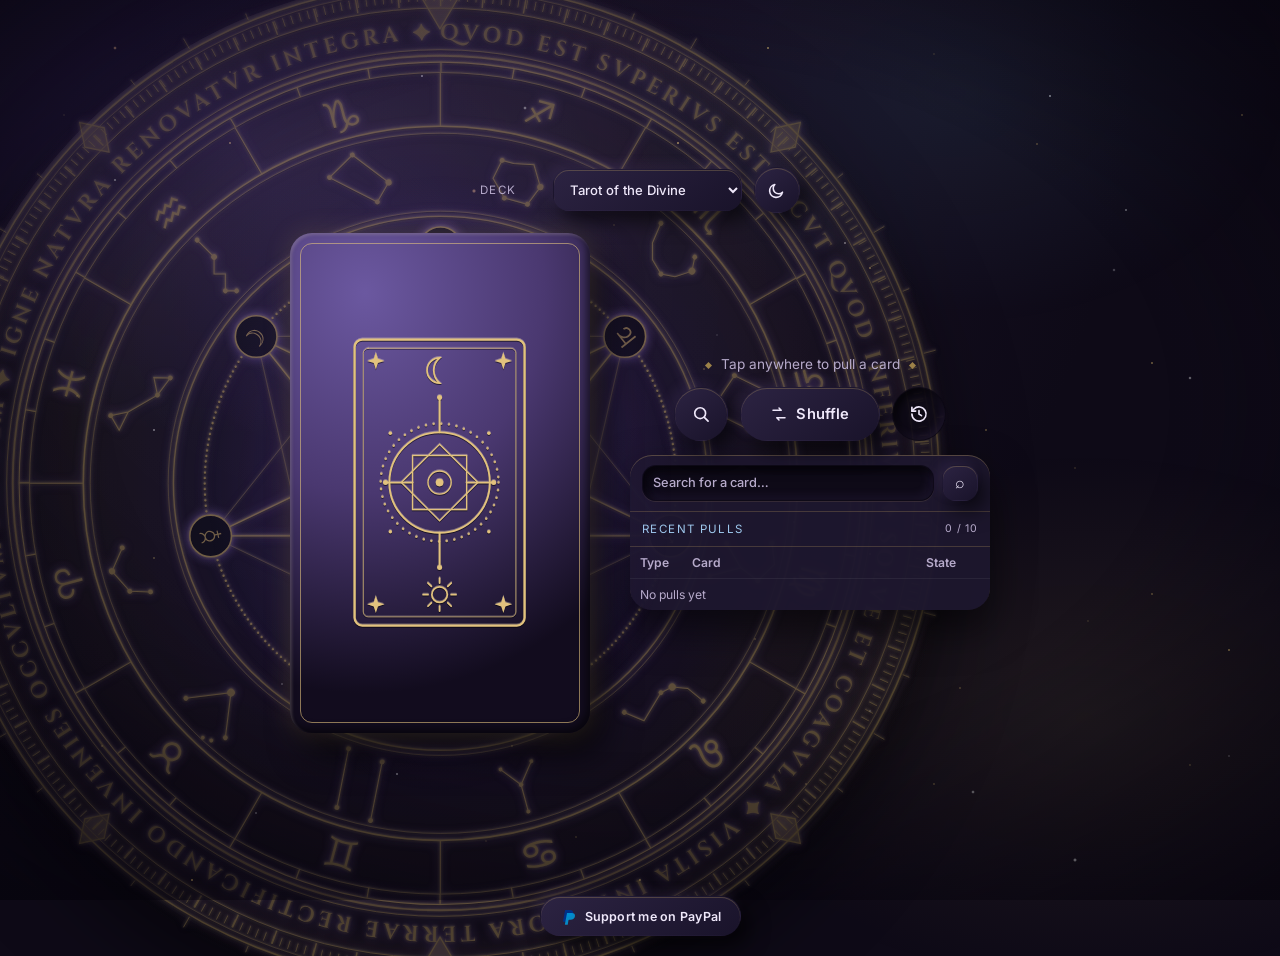
<file: index.html>
<!DOCTYPE html>
<html lang="en">
<head>
<meta charset="UTF-8">
<meta name="viewport" content="width=device-width, initial-scale=1, viewport-fit=cover">
<meta name="theme-color" content="#14101f">
<title>Tarot Pull</title>
<link rel="manifest" href="manifest.json">
<link rel="apple-touch-icon" href="icons/icon-192.png">
<link rel="stylesheet" href="style.css?v=20261115-2">
<link rel="stylesheet" href="dice.css?v=20261025-3">
<link rel="stylesheet" href="realms.css?v=20261115-1">
<script>
  // Put the saved theme on before the first paint, so the default theme
  // doesn't flash first, and tint the browser chrome to match. script.js
  // re-applies (and validates) it once it loads.
  (function () {
    try {
      var theme = localStorage.getItem("tarotPullTheme");
      if (theme) document.documentElement.setAttribute("data-theme", theme);
      var chrome = getComputedStyle(document.documentElement).getPropertyValue("--chrome").trim();
      if (chrome) document.querySelector('meta[name="theme-color"]').setAttribute("content", chrome);
    } catch (err) {}
  })();
</script>
<link rel="preconnect" href="https://fonts.googleapis.com" crossorigin>
<link rel="preconnect" href="https://fonts.gstatic.com" crossorigin>
<link href="https://fonts.googleapis.com/css2?family=Cormorant+Garamond:ital,wght@0,500;0,600;1,500&family=Grenze+Gotisch:wght@400;500;600&family=Inter:wght@400;500;600;700&family=Cinzel:wght@500;600&family=Cinzel+Decorative:wght@400;700;900&family=Space+Mono:wght@400;700&family=Space+Grotesk:wght@500;700&family=Marck+Script&display=swap" rel="stylesheet" crossorigin>
</head>
<body>

<canvas class="terminal-rain" id="terminalRain" aria-hidden="true" hidden></canvas>

<!-- Glitch Terminal's phosphor screen for the art window: maps
     brightness onto the theme's green. The second copy is pre-inverted
     for reversed cards, whose face is inverted as a whole. -->
<svg class="svg-defs" width="0" height="0" aria-hidden="true" focusable="false">
  <filter id="phosphor" color-interpolation-filters="sRGB">
    <feColorMatrix type="matrix" values="0.0425 0.143 0.0144 0 0  0.319 1.073 0.108 0 0  0.159 0.534 0.054 0 0  0 0 0 1 0"/>
  </filter>
  <filter id="phosphor-inverted" color-interpolation-filters="sRGB">
    <feColorMatrix type="matrix" values="-0.0425 -0.143 -0.0144 0 1  -0.319 -1.073 -0.108 0 1  -0.159 -0.534 -0.054 0 1  0 0 0 1 0"/>
  </filter>
</svg>

<div class="mystic-motif" aria-hidden="true">
  <span class="motif-veil"></span>
  <span class="motif-stars"></span>
  <!-- The sigil behind the card: three wheels turning against each
       other (rim and planets clockwise, zodiac counterclockwise), an
       aura beneath them, and a flare on every reveal. script.js pins
       its center to the card. Generated geometry: angles are exact. -->
  <div class="motif-sigil" id="motifSigil">
    <span class="sigil-aura"></span>
    <div class="sigil-breath">
      <div class="sigil-spin sigil-spin-rim">
        <svg class="sigil-layer sigil-rim" viewBox="-300 -300 600 600" fill="none" stroke="currentColor">
          <defs><filter id="sigil-glow-rim" x="-10%" y="-10%" width="120%" height="120%"><feGaussianBlur in="SourceAlpha" stdDeviation="3" result="b"/><feFlood flood-color="#8a5cff" flood-opacity="0.9"/><feComposite in2="b" operator="in" result="v"/><feGaussianBlur in="SourceGraphic" stdDeviation="0.8" result="g"/><feMerge><feMergeNode in="v"/><feMergeNode in="g"/><feMergeNode in="SourceGraphic"/></feMerge></filter></defs>
          <g filter="url(#sigil-glow-rim)">
            <!-- crown of rays: 4 cardinal and 4 cross-quarter kites, 24 short rays -->
            <path d="M0,-262 L-10.77,-280.29 L0,-299 L10.77,-280.29 Z M190.92,-190.92 L193.76,-204.89 L207.89,-207.89 L204.89,-193.76 Z M262,0 L280.29,-10.77 L299,0 L280.29,10.77 Z M190.92,190.92 L204.89,193.76 L207.89,207.89 L193.76,204.89 Z M0,262 L10.77,280.29 L0,299 L-10.77,280.29 Z M-190.92,190.92 L-193.76,204.89 L-207.89,207.89 L-204.89,193.76 Z M-262,0 L-280.29,10.77 L-299,0 L-280.29,-10.77 Z M-190.92,-190.92 L-204.89,-193.76 L-207.89,-207.89 L-193.76,-204.89 Z" stroke-width="0.7" fill="currentColor" fill-opacity="0.25"/>
            <path d="M286.53,37.72 L290.49,38.24 M279.15,74.8 L285.91,76.61 M267,110.6 L270.7,112.13 M250.28,144.5 L256.34,148 M229.28,175.93 L232.45,178.37 M175.93,229.28 L178.37,232.45 M144.5,250.28 L148,256.34 M110.6,267 L112.13,270.7 M74.8,279.15 L76.61,285.91 M37.72,286.53 L38.24,290.49 M-37.72,286.53 L-38.24,290.49 M-74.8,279.15 L-76.61,285.91 M-110.6,267 L-112.13,270.7 M-144.5,250.28 L-148,256.34 M-175.93,229.28 L-178.37,232.45 M-229.28,175.93 L-232.45,178.37 M-250.28,144.5 L-256.34,148 M-267,110.6 L-270.7,112.13 M-279.15,74.8 L-285.91,76.61 M-286.53,37.72 L-290.49,38.24 M-286.53,-37.72 L-290.49,-38.24 M-279.15,-74.8 L-285.91,-76.61 M-267,-110.6 L-270.7,-112.13 M-250.28,-144.5 L-256.34,-148 M-229.28,-175.93 L-232.45,-178.37 M-175.93,-229.28 L-178.37,-232.45 M-144.5,-250.28 L-148,-256.34 M-110.6,-267 L-112.13,-270.7 M-74.8,-279.15 L-76.61,-285.91 M-37.72,-286.53 L-38.24,-290.49 M37.72,-286.53 L38.24,-290.49 M74.8,-279.15 L76.61,-285.91 M110.6,-267 L112.13,-270.7 M144.5,-250.28 L148,-256.34 M175.93,-229.28 L178.37,-232.45 M229.28,-175.93 L232.45,-178.37 M250.28,-144.5 L256.34,-148 M267,-110.6 L270.7,-112.13 M279.15,-74.8 L285.91,-76.61 M286.53,-37.72 L290.49,-38.24" stroke-width="0.5"/>
            <circle r="288" stroke-width="0.9"/>
            <circle r="284.5" stroke-width="0.35"/>
            <!-- degree scale: every degree, longer every fifth -->
            <circle r="280.5" stroke-width="5" stroke-dasharray="0.45 4.45" stroke-dashoffset="0.23"/>
            <circle r="279" stroke-width="8" stroke-dasharray="0.8 23.55" stroke-dashoffset="0.4"/>
            <circle r="274" stroke-width="0.5"/>
            <!-- the Emerald Tablet and the alchemists' maxims, read clockwise -->
            <g class="sigil-inscription" stroke="none" fill="currentColor"><defs><path id="sigil-g51" d="M5.33 0.18 5.12 -0.26Q5.69 -0.23 6.2 -0.14Q6.71 -0.06 7.23 0.07Q7.74 0.2 8.29 0.39Q8.85 0.58 9.48 0.82Q10.11 1.06 10.88 1.38Q11.68 1.69 12.49 1.84Q13.31 1.99 14.09 1.94Q14.86 1.9 15.55 1.66Q16.24 1.41 16.78 0.95L16.84 1Q16.79 1.48 16.45 1.93Q16.11 2.39 15.53 2.74Q14.95 3.09 14.16 3.24Q13.36 3.39 12.4 3.24Q11.44 3.1 10.33 2.58Q9.68 2.25 9.04 1.87Q8.41 1.49 7.79 1.13Q7.16 0.78 6.55 0.51Q5.94 0.25 5.33 0.18ZM5.43 -8.93Q6.86 -8.93 7.93 -8.37Q9 -7.81 9.59 -6.79Q10.19 -5.76 10.19 -4.38Q10.19 -2.99 9.59 -1.96Q9 -0.94 7.93 -0.38Q6.85 0.18 5.43 0.18Q3.98 0.18 2.91 -0.38Q1.84 -0.94 1.24 -1.96Q0.65 -2.99 0.65 -4.38Q0.65 -5.76 1.24 -6.79Q1.84 -7.81 2.91 -8.37Q3.98 -8.93 5.43 -8.93ZM5.43 -0.3Q6.36 -0.3 7.06 -0.8Q7.75 -1.3 8.13 -2.21Q8.51 -3.12 8.51 -4.38Q8.51 -5.62 8.13 -6.54Q7.75 -7.45 7.06 -7.95Q6.36 -8.45 5.43 -8.45Q4.48 -8.45 3.78 -7.95Q3.09 -7.45 2.71 -6.54Q2.33 -5.62 2.33 -4.38Q2.33 -3.12 2.71 -2.21Q3.09 -1.3 3.79 -0.8Q4.49 -0.3 5.43 -0.3Z"/><path id="sigil-g56" d="M4.6 0.23 0.55 -8.68H2.39L5.19 -1.78ZM4.6 0.23 4.53 -1.09 7.75 -8.71H8.61L5.28 -1.3Q5.25 -1.25 5.16 -1.06Q5.08 -0.86 4.97 -0.61Q4.88 -0.36 4.8 -0.13Q4.73 0.1 4.71 0.23ZM7.39 -7.85Q7.54 -8.22 7.35 -8.43Q7.16 -8.62 6.91 -8.62H6.8V-8.75H9.43V-8.62Q9.43 -8.62 9.37 -8.62Q9.31 -8.62 9.31 -8.62Q9.04 -8.62 8.72 -8.44Q8.41 -8.26 8.21 -7.84ZM2.74 -7.85 0.93 -7.84Q0.73 -8.26 0.42 -8.44Q0.11 -8.62 -0.18 -8.62Q-0.18 -8.62 -0.23 -8.62Q-0.28 -8.62 -0.28 -8.62V-8.75H3.31V-8.62H3.2Q2.96 -8.62 2.78 -8.43Q2.6 -8.22 2.74 -7.85Z"/><path id="sigil-g4f" d="M5.48 -8.93Q6.91 -8.93 7.99 -8.37Q9.08 -7.81 9.66 -6.79Q10.25 -5.76 10.25 -4.38Q10.25 -2.99 9.66 -1.96Q9.08 -0.94 7.99 -0.38Q6.91 0.18 5.48 0.18Q4.03 0.18 2.95 -0.38Q1.88 -0.94 1.29 -1.96Q0.7 -2.99 0.7 -4.38Q0.7 -5.76 1.29 -6.79Q1.88 -7.81 2.95 -8.37Q4.03 -8.93 5.48 -8.93ZM5.48 -0.3Q6.41 -0.3 7.11 -0.8Q7.8 -1.3 8.18 -2.21Q8.56 -3.12 8.56 -4.38Q8.56 -5.62 8.18 -6.54Q7.8 -7.45 7.11 -7.95Q6.41 -8.45 5.48 -8.45Q4.54 -8.45 3.84 -7.95Q3.15 -7.45 2.77 -6.54Q2.39 -5.62 2.39 -4.38Q2.39 -3.12 2.77 -2.21Q3.15 -1.3 3.84 -0.8Q4.54 -0.3 5.48 -0.3Z"/><path id="sigil-g44" d="M5.04 -8.75Q6.46 -8.75 7.52 -8.22Q8.58 -7.69 9.15 -6.7Q9.73 -5.71 9.73 -4.38Q9.73 -3.04 9.15 -2.06Q8.58 -1.07 7.52 -0.54Q6.46 0 5.04 0H2.16L2.15 -0.48Q2.39 -0.48 2.74 -0.48Q3.1 -0.48 3.48 -0.48Q3.86 -0.48 4.19 -0.48Q4.53 -0.48 4.73 -0.48Q4.94 -0.48 4.94 -0.48Q5.9 -0.48 6.59 -0.96Q7.29 -1.44 7.68 -2.31Q8.06 -3.19 8.06 -4.38Q8.06 -5.56 7.68 -6.44Q7.29 -7.31 6.59 -7.79Q5.89 -8.28 4.94 -8.28Q4.94 -8.28 4.72 -8.28Q4.5 -8.28 4.16 -8.28Q3.81 -8.28 3.41 -8.28Q3.01 -8.28 2.64 -8.28Q2.27 -8.28 2.02 -8.28V-8.75ZM3.09 -8.75V0H1.56V-8.75ZM1.6 -0.91V0H0.6V-0.12Q0.6 -0.12 0.68 -0.12Q0.76 -0.12 0.76 -0.12Q1.09 -0.12 1.32 -0.36Q1.55 -0.59 1.56 -0.91ZM1.6 -7.84H1.56Q1.56 -8.16 1.33 -8.39Q1.09 -8.62 0.76 -8.62Q0.76 -8.62 0.69 -8.62Q0.61 -8.62 0.61 -8.62L0.6 -8.75H1.6Z"/><path id="sigil-g45" d="M3.09 -8.75V0H1.56V-8.75ZM6.4 -0.49 6.61 0H3.05V-0.49ZM5.93 -4.55V-4.08H3.05V-4.55ZM6.51 -8.75V-8.26H3.05V-8.75ZM7.28 -2.38 6.65 0H4.31L4.76 -0.49Q5.4 -0.49 5.86 -0.72Q6.33 -0.95 6.64 -1.38Q6.95 -1.81 7.15 -2.38ZM5.93 -4.1V-3.03H5.8V-3.16Q5.8 -3.55 5.54 -3.81Q5.28 -4.08 4.89 -4.08V-4.1ZM5.93 -5.6V-4.53H4.89V-4.55Q5.28 -4.56 5.54 -4.83Q5.8 -5.09 5.8 -5.48V-5.6ZM6.51 -8.3V-7H6.39V-7.18Q6.39 -7.65 6.09 -7.96Q5.79 -8.26 5.29 -8.28V-8.3ZM6.51 -8.97V-8.61L4.99 -8.75Q5.26 -8.75 5.57 -8.79Q5.88 -8.83 6.14 -8.88Q6.4 -8.93 6.51 -8.97ZM1.6 -0.91V0H0.6V-0.12Q0.6 -0.12 0.68 -0.12Q0.76 -0.12 0.76 -0.12Q1.09 -0.12 1.32 -0.36Q1.55 -0.59 1.56 -0.91ZM1.6 -7.84H1.56Q1.55 -8.16 1.32 -8.39Q1.09 -8.62 0.76 -8.62Q0.76 -8.62 0.68 -8.62Q0.6 -8.62 0.6 -8.62V-8.75H1.6Z"/><path id="sigil-g53" d="M3.35 -8.93Q3.59 -8.93 3.91 -8.9Q4.24 -8.88 4.57 -8.83Q4.9 -8.79 5.16 -8.74Q5.43 -8.7 5.53 -8.65L5.43 -7.06H5.3Q5.3 -7.7 4.84 -8.08Q4.39 -8.45 3.66 -8.45Q2.94 -8.45 2.51 -8.08Q2.08 -7.7 2.06 -7.16Q2.04 -6.85 2.24 -6.56Q2.45 -6.26 2.8 -6.01L5.21 -4.23Q5.73 -3.89 5.96 -3.41Q6.2 -2.93 6.18 -2.33Q6.14 -1.18 5.34 -0.5Q4.55 0.18 3.19 0.18Q2.73 0.18 2.24 0.09Q1.76 0.01 1.36 -0.16Q0.96 -0.33 0.73 -0.56Q0.65 -0.81 0.66 -1.17Q0.68 -1.53 0.76 -1.91Q0.85 -2.29 0.98 -2.55H1.09Q1.04 -1.91 1.3 -1.39Q1.56 -0.88 2.07 -0.58Q2.58 -0.29 3.26 -0.3Q4.04 -0.33 4.51 -0.74Q4.98 -1.15 4.98 -1.8Q4.98 -2.18 4.78 -2.48Q4.58 -2.79 4.15 -3.04L1.89 -4.75Q1.31 -5.12 1.07 -5.66Q0.83 -6.19 0.86 -6.76Q0.9 -7.36 1.2 -7.86Q1.5 -8.35 2.04 -8.64Q2.59 -8.93 3.35 -8.93ZM5.54 -8.8 5.53 -8.54H4.23V-8.8Z"/><path id="sigil-g54" d="M4.84 -8.71V0H3.31V-8.71ZM7.94 -8.76V-8.29H0.2V-8.76ZM7.94 -8.33V-7.01L7.81 -7.03V-7.19Q7.81 -7.68 7.51 -7.98Q7.21 -8.28 6.73 -8.29V-8.33ZM7.94 -8.99V-8.62L6.41 -8.76Q6.69 -8.76 6.99 -8.8Q7.3 -8.84 7.56 -8.89Q7.83 -8.94 7.94 -8.99ZM3.35 -0.91V0H2.35V-0.12Q2.35 -0.12 2.43 -0.12Q2.51 -0.12 2.51 -0.12Q2.84 -0.12 3.07 -0.36Q3.3 -0.59 3.31 -0.91ZM4.8 -0.91H4.84Q4.85 -0.59 5.08 -0.36Q5.31 -0.12 5.64 -0.12Q5.64 -0.12 5.72 -0.12Q5.8 -0.12 5.8 -0.12V0H4.8ZM1.41 -8.33V-8.29Q0.93 -8.28 0.62 -7.98Q0.33 -7.68 0.33 -7.19V-7.03L0.2 -7.01V-8.33ZM0.2 -8.99Q0.33 -8.94 0.58 -8.89Q0.84 -8.84 1.15 -8.8Q1.46 -8.76 1.73 -8.76L0.2 -8.62Z"/><path id="sigil-g50" d="M2.95 -8.75H4.49Q5.48 -8.75 6.12 -8.44Q6.76 -8.14 7.09 -7.6Q7.41 -7.06 7.43 -6.35Q7.44 -5.73 7.21 -5.23Q6.98 -4.73 6.57 -4.39Q6.16 -4.05 5.66 -3.89Q5.15 -3.74 4.6 -3.81Q4.05 -3.88 3.54 -4.19V-4.31Q3.54 -4.31 3.71 -4.3Q3.88 -4.29 4.15 -4.33Q4.42 -4.38 4.73 -4.51Q5.04 -4.64 5.3 -4.93Q5.56 -5.23 5.7 -5.71Q5.75 -5.88 5.77 -6.08Q5.79 -6.28 5.78 -6.46Q5.76 -7.29 5.34 -7.78Q4.91 -8.28 4.14 -8.28H3.08Q3.08 -8.28 3.04 -8.39Q3.01 -8.51 2.98 -8.63Q2.95 -8.75 2.95 -8.75ZM3.11 -8.75V0H1.59V-8.75ZM1.62 -0.91V0H0.62V-0.12Q0.64 -0.12 0.71 -0.12Q0.78 -0.12 0.79 -0.12Q1.11 -0.12 1.34 -0.36Q1.58 -0.59 1.59 -0.91ZM1.62 -7.84H1.59Q1.59 -8.16 1.35 -8.39Q1.11 -8.62 0.79 -8.62Q0.78 -8.62 0.71 -8.62Q0.65 -8.62 0.64 -8.62L0.62 -8.75H1.62ZM3.08 -0.91H3.11Q3.12 -0.59 3.36 -0.36Q3.59 -0.12 3.91 -0.12Q3.91 -0.12 3.99 -0.12Q4.06 -0.12 4.08 -0.12V0H3.08Z"/><path id="sigil-g52" d="M2.95 -8.75H4.61Q5.18 -8.75 5.68 -8.61Q6.19 -8.47 6.58 -8.19Q6.96 -7.9 7.18 -7.46Q7.4 -7.01 7.4 -6.4Q7.4 -5.85 7.16 -5.31Q6.93 -4.78 6.46 -4.42Q6 -4.06 5.33 -4.01Q5.66 -3.9 5.97 -3.59Q6.28 -3.29 6.48 -2.99Q6.49 -2.98 6.63 -2.76Q6.78 -2.54 6.99 -2.23Q7.2 -1.91 7.43 -1.6Q7.66 -1.29 7.84 -1.07Q8.11 -0.75 8.34 -0.54Q8.58 -0.34 8.84 -0.23Q9.1 -0.12 9.44 -0.12V0H8.4Q7.75 0 7.24 -0.14Q6.74 -0.28 6.36 -0.55Q5.99 -0.83 5.71 -1.24Q5.64 -1.35 5.5 -1.58Q5.36 -1.81 5.2 -2.1Q5.04 -2.39 4.88 -2.66Q4.73 -2.93 4.62 -3.14Q4.51 -3.35 4.48 -3.44Q4.28 -3.8 4.04 -4.03Q3.8 -4.25 3.53 -4.28V-4.4Q3.55 -4.4 3.69 -4.39Q3.83 -4.39 4 -4.4Q4.34 -4.41 4.68 -4.53Q5.03 -4.64 5.3 -4.94Q5.58 -5.25 5.7 -5.8Q5.73 -5.91 5.75 -6.09Q5.78 -6.26 5.76 -6.45Q5.73 -7.33 5.31 -7.78Q4.9 -8.22 4.26 -8.25Q4.03 -8.26 3.76 -8.26Q3.5 -8.25 3.31 -8.25Q3.11 -8.25 3.08 -8.25Q3.08 -8.26 3.04 -8.39Q3.01 -8.51 2.98 -8.63Q2.95 -8.75 2.95 -8.75ZM3.11 -8.75V0H1.59V-8.75ZM1.62 -0.91V0H0.62V-0.12Q0.64 -0.12 0.71 -0.12Q0.78 -0.12 0.79 -0.12Q1.11 -0.12 1.34 -0.36Q1.58 -0.59 1.59 -0.91ZM1.62 -7.84H1.59Q1.58 -8.16 1.34 -8.39Q1.11 -8.62 0.79 -8.62Q0.78 -8.62 0.71 -8.62Q0.64 -8.62 0.62 -8.62V-8.75H1.62ZM3.08 -0.91H3.11Q3.11 -0.59 3.35 -0.36Q3.59 -0.12 3.91 -0.12Q3.93 -0.12 3.99 -0.12Q4.06 -0.12 4.06 -0.12V0H3.08Z"/><path id="sigil-g49" d="M3.09 -8.75V0H1.56V-8.75ZM1.6 -0.91V0H0.6V-0.12Q0.6 -0.12 0.68 -0.12Q0.76 -0.12 0.76 -0.12Q1.09 -0.12 1.32 -0.36Q1.55 -0.59 1.56 -0.91ZM1.6 -7.84H1.56Q1.55 -8.16 1.32 -8.39Q1.09 -8.62 0.76 -8.62Q0.76 -8.62 0.68 -8.62Q0.6 -8.62 0.6 -8.62V-8.75H1.6ZM3.05 -0.91H3.09Q3.1 -0.59 3.33 -0.36Q3.56 -0.12 3.89 -0.12Q3.89 -0.12 3.96 -0.12Q4.04 -0.12 4.05 -0.12V0H3.05ZM3.05 -7.84V-8.75H4.05V-8.62Q4.04 -8.62 3.96 -8.62Q3.89 -8.62 3.89 -8.62Q3.56 -8.62 3.33 -8.39Q3.1 -8.16 3.09 -7.84Z"/><path id="sigil-g43" d="M8.97 -3.65 9 -1.56Q8.71 -1.07 8.24 -0.68Q7.76 -0.29 7.08 -0.06Q6.4 0.18 5.49 0.18Q4.04 0.16 2.94 -0.39Q1.84 -0.94 1.23 -1.96Q0.62 -2.98 0.62 -4.39Q0.62 -5.78 1.23 -6.79Q1.83 -7.81 2.93 -8.37Q4.03 -8.93 5.54 -8.93Q6.51 -8.93 7.29 -8.71Q8.06 -8.49 8.6 -8.19L8.7 -6.18H8.59Q8.28 -7.36 7.48 -7.91Q6.69 -8.45 5.62 -8.45Q4.6 -8.45 3.86 -7.96Q3.11 -7.46 2.71 -6.56Q2.3 -5.65 2.3 -4.41Q2.3 -3.18 2.69 -2.26Q3.09 -1.34 3.81 -0.83Q4.53 -0.33 5.49 -0.3Q6.43 -0.3 7.12 -0.62Q7.81 -0.94 8.26 -1.68Q8.7 -2.41 8.88 -3.65Z"/><path id="sigil-g4e" d="M1.43 -8.94 9.16 -1.29 9.3 0.18 1.56 -7.46ZM1.48 -0.89V0H0.44V-0.12Q0.44 -0.12 0.55 -0.12Q0.66 -0.12 0.68 -0.12Q0.99 -0.12 1.21 -0.35Q1.44 -0.58 1.44 -0.89ZM2.83 -0.89Q2.83 -0.58 3.05 -0.35Q3.28 -0.12 3.59 -0.12Q3.6 -0.12 3.71 -0.12Q3.83 -0.12 3.83 -0.12V0H2.79V-0.89ZM1.43 -8.94 2.81 -7.43 2.83 0H1.44V-7.38Q1.44 -8.05 1.37 -8.49Q1.3 -8.94 1.3 -8.94ZM9.28 -8.75V-1.43Q9.28 -0.98 9.31 -0.61Q9.35 -0.25 9.38 -0.04Q9.41 0.18 9.41 0.18H9.3L7.91 -1.39V-8.75ZM10.28 -8.75V-8.62Q10.28 -8.62 10.16 -8.62Q10.05 -8.62 10.05 -8.62Q9.74 -8.62 9.51 -8.41Q9.29 -8.19 9.28 -7.86H9.24V-8.75ZM6.9 -8.75H7.94V-7.86H7.91Q7.9 -8.19 7.68 -8.41Q7.46 -8.62 7.14 -8.62Q7.14 -8.62 7.03 -8.62Q6.91 -8.62 6.9 -8.62Z"/><path id="sigil-g46" d="M3.09 -8.75V0H1.56V-8.75ZM5.93 -4.55V-4.08H3.05V-4.55ZM6.51 -8.75V-8.26H3.05V-8.75ZM5.93 -4.1V-3.03H5.8V-3.16Q5.8 -3.55 5.54 -3.81Q5.28 -4.08 4.89 -4.08V-4.1ZM5.93 -5.6V-4.53H4.89V-4.55Q5.28 -4.56 5.54 -4.83Q5.8 -5.09 5.8 -5.48V-5.6ZM6.51 -8.3V-7.09H6.39V-7.25Q6.39 -7.7 6.11 -7.98Q5.83 -8.26 5.36 -8.26V-8.3ZM6.51 -8.97V-8.61L4.99 -8.75Q5.26 -8.75 5.57 -8.79Q5.88 -8.83 6.14 -8.88Q6.4 -8.93 6.51 -8.97ZM1.6 -0.91V0H0.6V-0.12Q0.6 -0.12 0.68 -0.12Q0.76 -0.12 0.76 -0.12Q1.09 -0.12 1.32 -0.36Q1.55 -0.59 1.56 -0.91ZM1.6 -7.84H1.56Q1.55 -8.16 1.32 -8.39Q1.09 -8.62 0.76 -8.62Q0.76 -8.62 0.68 -8.62Q0.6 -8.62 0.6 -8.62V-8.75H1.6ZM3.05 -0.91H3.09Q3.1 -0.59 3.33 -0.36Q3.56 -0.12 3.89 -0.12Q3.89 -0.12 3.96 -0.12Q4.04 -0.12 4.05 -0.12V0H3.05Z"/><path id="sigil-g2726" d="M5.19 0.53Q5.05 -0.29 4.46 -1.23Q3.88 -2.18 2.79 -2.99Q1.71 -3.8 0.64 -4.03V-4.55Q1.7 -4.8 2.68 -5.48Q3.66 -6.16 4.33 -7.12Q5 -8.11 5.19 -9.08H5.71Q5.83 -8.45 6.16 -7.79Q6.5 -7.14 7.03 -6.54Q7.56 -5.95 8.22 -5.48Q9.21 -4.78 10.24 -4.55V-4.03Q9.55 -3.89 8.82 -3.46Q8.09 -3.04 7.46 -2.46Q6.84 -1.88 6.44 -1.24Q5.85 -0.3 5.71 0.53Z"/><path id="sigil-g4c" d="M3.09 -8.75V0H1.56V-8.75ZM6.4 -0.49 6.61 0H3.05V-0.49ZM7.28 -2.38 6.65 0H4.31L4.76 -0.49Q5.4 -0.49 5.86 -0.72Q6.33 -0.95 6.64 -1.38Q6.95 -1.81 7.15 -2.38ZM1.6 -0.91V0H0.6V-0.12Q0.6 -0.12 0.68 -0.12Q0.76 -0.12 0.76 -0.12Q1.09 -0.12 1.32 -0.36Q1.55 -0.59 1.56 -0.91ZM1.6 -7.84H1.56Q1.55 -8.16 1.32 -8.39Q1.09 -8.62 0.76 -8.62Q0.76 -8.62 0.68 -8.62Q0.6 -8.62 0.6 -8.62V-8.75H1.6ZM3.05 -7.84V-8.75H4.05V-8.62Q4.04 -8.62 3.96 -8.62Q3.89 -8.62 3.89 -8.62Q3.56 -8.62 3.33 -8.39Q3.1 -8.16 3.09 -7.84Z"/><path id="sigil-g41" d="M4.45 -8.97 8.4 -0.08H6.55L3.86 -6.98ZM1.76 -0.91Q1.66 -0.66 1.73 -0.49Q1.79 -0.31 1.94 -0.22Q2.09 -0.12 2.24 -0.12H2.35V0H-0.28V-0.12Q-0.28 -0.12 -0.22 -0.12Q-0.16 -0.12 -0.16 -0.12Q0.12 -0.12 0.43 -0.31Q0.74 -0.49 0.94 -0.91ZM4.45 -8.97 4.51 -7.66 1.4 -0.04H0.55L3.78 -7.45Q3.8 -7.5 3.88 -7.69Q3.96 -7.89 4.07 -8.14Q4.17 -8.39 4.25 -8.62Q4.33 -8.85 4.34 -8.97ZM5.91 -3.12V-2.65H2.15V-3.12ZM6.23 -0.91H8.03Q8.22 -0.49 8.53 -0.31Q8.84 -0.12 9.12 -0.12Q9.12 -0.12 9.18 -0.12Q9.22 -0.12 9.22 -0.12V0H5.64V-0.12H5.75Q5.99 -0.12 6.18 -0.33Q6.36 -0.54 6.23 -0.91Z"/><path id="sigil-g47" d="M9.24 -3.5V-1.44Q8.95 -1.06 8.39 -0.69Q7.84 -0.31 7.05 -0.07Q6.26 0.18 5.26 0.18Q3.89 0.16 2.84 -0.39Q1.79 -0.95 1.21 -1.97Q0.62 -2.99 0.62 -4.39Q0.62 -5.76 1.2 -6.79Q1.78 -7.81 2.84 -8.37Q3.9 -8.93 5.31 -8.93Q6 -8.93 6.62 -8.82Q7.24 -8.72 7.76 -8.56Q8.28 -8.39 8.64 -8.19L8.74 -6.18H8.62Q8.4 -6.99 7.96 -7.48Q7.51 -7.98 6.9 -8.21Q6.29 -8.45 5.58 -8.45Q4.54 -8.45 3.81 -7.94Q3.08 -7.44 2.69 -6.52Q2.3 -5.6 2.3 -4.34Q2.3 -3.11 2.67 -2.21Q3.04 -1.3 3.73 -0.81Q4.42 -0.31 5.38 -0.3Q5.88 -0.3 6.33 -0.44Q6.78 -0.58 7.14 -0.84Q7.51 -1.11 7.73 -1.49L7.74 -3.5Q7.74 -4.06 7.1 -4.06H6.9V-4.19H10.05V-4.06H9.86Q9.21 -4.06 9.24 -3.5Z"/><path id="sigil-g4d" d="M9.59 -8.93 9.69 -7.74 6.16 -1.12Q6.16 -1.12 6.05 -0.91Q5.94 -0.69 5.83 -0.38Q5.71 -0.06 5.7 0.23H5.58L5.19 -0.76ZM1.38 -0.91V0H-0.01V-0.12Q0 -0.12 0.09 -0.12Q0.19 -0.12 0.19 -0.12Q0.53 -0.12 0.79 -0.33Q1.05 -0.54 1.1 -0.91ZM1.86 -0.71Q1.86 -0.7 1.86 -0.69Q1.86 -0.68 1.86 -0.65Q1.86 -0.45 2.01 -0.28Q2.15 -0.11 2.35 -0.11H2.54V0H1.78V-0.71ZM2.1 -8.93H2.23L2.6 -7.84L1.79 0H0.99ZM2.23 -8.93 6.15 -1.85 5.58 0.23 1.93 -6.49ZM9.7 -8.93 10.85 0H9.19L8.54 -6.35L9.59 -8.93ZM10.46 -0.91H10.74Q10.8 -0.54 11.06 -0.33Q11.31 -0.12 11.65 -0.12Q11.65 -0.12 11.74 -0.12Q11.84 -0.12 11.85 -0.12V0H10.46ZM9.11 -0.71H9.2V0H8.44V-0.11H8.62Q8.84 -0.11 8.98 -0.28Q9.11 -0.45 9.11 -0.65Q9.11 -0.68 9.11 -0.69Q9.11 -0.7 9.11 -0.71Z"/></defs><use href="#sigil-g51" transform="matrix(0.9998 0.0201 -0.0201 0.9998 -0.07 -256.05)"/><use href="#sigil-g56" transform="matrix(0.99773 0.06735 -0.06735 0.99773 12.86 -255.71)"/><use href="#sigil-g4f" transform="matrix(0.99339 0.11475 -0.11475 0.99339 24.12 -254.92)"/><use href="#sigil-g44" transform="matrix(0.9863 0.16497 -0.16497 0.9863 37.13 -253.35)"/><use href="#sigil-g45" transform="matrix(0.97306 0.23056 -0.23056 0.97306 55.29 -249.99)"/><use href="#sigil-g53" transform="matrix(0.96351 0.26766 -0.26766 0.96351 65.24 -247.57)"/><use href="#sigil-g54" transform="matrix(0.95239 0.30488 -0.30488 0.95239 74.17 -245.05)"/><use href="#sigil-g53" transform="matrix(0.93195 0.3626 -0.3626 0.93195 89.65 -239.81)"/><use href="#sigil-g56" transform="matrix(0.91637 0.40034 -0.40034 0.91637 98.29 -236.42)"/><use href="#sigil-g50" transform="matrix(0.89829 0.43941 -0.43941 0.89829 108.97 -231.68)"/><use href="#sigil-g45" transform="matrix(0.88 0.47498 -0.47498 0.88 118.25 -227.08)"/><use href="#sigil-g52" transform="matrix(0.85937 0.51135 -0.51135 0.85937 127.11 -222.26)"/><use href="#sigil-g49" transform="matrix(0.84029 0.54214 -0.54214 0.84029 136.84 -216.37)"/><use href="#sigil-g56" transform="matrix(0.81984 0.57259 -0.57259 0.81984 142.83 -212.5)"/><use href="#sigil-g53" transform="matrix(0.79569 0.60571 -0.60571 0.79569 152.35 -205.76)"/><use href="#sigil-g45" transform="matrix(0.75781 0.65248 -0.65248 0.75781 164.13 -196.5)"/><use href="#sigil-g53" transform="matrix(0.73241 0.68086 -0.68086 0.73241 171.81 -189.82)"/><use href="#sigil-g54" transform="matrix(0.70528 0.70893 -0.70893 0.70528 178.62 -183.44)"/><use href="#sigil-g53" transform="matrix(0.66076 0.7506 -0.7506 0.66076 189.92 -171.69)"/><use href="#sigil-g49" transform="matrix(0.63676 0.77107 -0.77107 0.63676 196 -164.7)"/><use href="#sigil-g43" transform="matrix(0.60753 0.7943 -0.7943 0.60753 200.4 -159.37)"/><use href="#sigil-g56" transform="matrix(0.56946 0.82202 -0.82202 0.56946 207.76 -149.65)"/><use href="#sigil-g54" transform="matrix(0.53267 0.84632 -0.84632 0.53267 214.49 -139.81)"/><use href="#sigil-g51" transform="matrix(0.47381 0.88063 -0.88063 0.47381 222.97 -125.89)"/><use href="#sigil-g56" transform="matrix(0.43154 0.90209 -0.90209 0.43154 229.04 -114.43)"/><use href="#sigil-g4f" transform="matrix(0.38816 0.92159 -0.92159 0.38816 233.88 -104.24)"/><use href="#sigil-g44" transform="matrix(0.34093 0.94009 -0.94009 0.34093 238.9 -92.14)"/><use href="#sigil-g49" transform="matrix(0.28302 0.95911 -0.95911 0.28302 244.88 -74.68)"/><use href="#sigil-g4e" transform="matrix(0.24477 0.96958 -0.96958 0.24477 246.92 -67.78)"/><use href="#sigil-g46" transform="matrix(0.20147 0.97949 -0.97949 0.20147 250.02 -55.11)"/><use href="#sigil-g45" transform="matrix(0.16339 0.98656 -0.98656 0.16339 251.94 -45.57)"/><use href="#sigil-g52" transform="matrix(0.12185 0.99255 -0.99255 0.12185 253.55 -35.57)"/><use href="#sigil-g49" transform="matrix(0.08622 0.99628 -0.99628 0.08622 254.85 -24.38)"/><use href="#sigil-g56" transform="matrix(0.04924 0.99879 -0.99879 0.04924 255.46 -17.18)"/><use href="#sigil-g53" transform="matrix(0.00853 0.99996 -0.99996 0.00853 255.96 -5.59)"/><use href="#sigil-g2726" transform="matrix(-0.05657 0.9984 -0.9984 -0.05657 255.9 9.05)"/><use href="#sigil-g53" transform="matrix(-0.12196 0.99254 -0.99254 -0.12196 254.5 27.84)"/><use href="#sigil-g4f" transform="matrix(-0.16538 0.98623 -0.98623 -0.16538 253.35 37.12)"/><use href="#sigil-g4c" transform="matrix(-0.20709 0.97832 -0.97832 -0.20709 251.09 50)"/><use href="#sigil-g56" transform="matrix(-0.24577 0.96933 -0.96933 -0.24577 249.27 58.48)"/><use href="#sigil-g45" transform="matrix(-0.28704 0.95792 -0.95792 -0.28704 246.33 69.81)"/><use href="#sigil-g45" transform="matrix(-0.3456 0.93838 -0.93838 -0.3456 241.55 84.88)"/><use href="#sigil-g54" transform="matrix(-0.38354 0.92352 -0.92352 -0.38354 237.98 94.43)"/><use href="#sigil-g43" transform="matrix(-0.44421 0.89592 -0.89592 -0.44421 231.5 109.38)"/><use href="#sigil-g4f" transform="matrix(-0.48756 0.87309 -0.87309 -0.48756 226.05 120.27)"/><use href="#sigil-g41" transform="matrix(-0.52789 0.84931 -0.84931 -0.52789 219.68 131.52)"/><use href="#sigil-g47" transform="matrix(-0.56683 0.82383 -0.82383 -0.56683 213.81 140.88)"/><use href="#sigil-g56" transform="matrix(-0.60549 0.79585 -0.79585 -0.60549 206.51 151.36)"/><use href="#sigil-g4c" transform="matrix(-0.63866 0.76949 -0.76949 -0.63866 199.38 160.62)"/><use href="#sigil-g41" transform="matrix(-0.67032 0.74207 -0.74207 -0.67032 192.97 168.28)"/><use href="#sigil-g2726" transform="matrix(-0.72049 0.69347 -0.69347 -0.72049 181.45 180.67)"/><use href="#sigil-g56" transform="matrix(-0.76737 0.64121 -0.64121 -0.76737 167.66 193.51)"/><use href="#sigil-g49" transform="matrix(-0.79043 0.61255 -0.61255 -0.79043 158.65 200.93)"/><use href="#sigil-g53" transform="matrix(-0.80968 0.58688 -0.58688 -0.80968 152.98 205.29)"/><use href="#sigil-g49" transform="matrix(-0.82805 0.56066 -0.56066 -0.82805 145.45 210.68)"/><use href="#sigil-g54" transform="matrix(-0.84597 0.53323 -0.53323 -0.84597 139.51 214.67)"/><use href="#sigil-g41" transform="matrix(-0.86724 0.49789 -0.49789 -0.86724 131.34 219.79)"/><use href="#sigil-g49" transform="matrix(-0.89479 0.44649 -0.44649 -0.89479 116.38 228.03)"/><use href="#sigil-g4e" transform="matrix(-0.91189 0.41043 -0.41043 -0.91189 109.96 231.24)"/><use href="#sigil-g54" transform="matrix(-0.92995 0.36769 -0.36769 -0.92995 97.91 236.57)"/><use href="#sigil-g45" transform="matrix(-0.94417 0.32945 -0.32945 -0.94417 87.92 240.46)"/><use href="#sigil-g52" transform="matrix(-0.9571 0.28976 -0.28976 -0.9571 78.4 243.74)"/><use href="#sigil-g49" transform="matrix(-0.96683 0.25543 -0.25543 -0.96683 67.51 246.95)"/><use href="#sigil-g4f" transform="matrix(-0.97608 0.21742 -0.21742 -0.97608 60.82 248.73)"/><use href="#sigil-g52" transform="matrix(-0.98531 0.17079 -0.17079 -0.98531 48.07 251.48)"/><use href="#sigil-g41" transform="matrix(-0.99196 0.12657 -0.12657 -0.99196 36.84 253.38)"/><use href="#sigil-g54" transform="matrix(-0.9981 0.06166 -0.06166 -0.9981 19.85 255.26)"/><use href="#sigil-g45" transform="matrix(-0.99977 0.02122 -0.02122 -0.99977 9.23 255.86)"/><use href="#sigil-g52" transform="matrix(-0.9998 -0.02008 0.02008 -0.9998 -0.73 256.04)"/><use href="#sigil-g52" transform="matrix(-0.99793 -0.06429 0.06429 -0.99793 -12.05 255.75)"/><use href="#sigil-g41" transform="matrix(-0.99407 -0.10871 0.10871 -0.99407 -23.38 254.97)"/><use href="#sigil-g45" transform="matrix(-0.98861 -0.15052 0.15052 -0.98861 -34.74 253.66)"/><use href="#sigil-g52" transform="matrix(-0.97693 -0.21355 0.21355 -0.97693 -50.36 251.04)"/><use href="#sigil-g45" transform="matrix(-0.96715 -0.25421 0.25421 -0.96715 -61.44 248.55)"/><use href="#sigil-g43" transform="matrix(-0.9552 -0.29596 0.29596 -0.9552 -71.14 245.96)"/><use href="#sigil-g54" transform="matrix(-0.94107 -0.3382 0.3382 -0.94107 -82.75 242.29)"/><use href="#sigil-g49" transform="matrix(-0.92867 -0.3709 0.3709 -0.92867 -92.8 238.6)"/><use href="#sigil-g46" transform="matrix(-0.91603 -0.40112 0.40112 -0.91603 -99.38 235.95)"/><use href="#sigil-g49" transform="matrix(-0.90252 -0.43065 0.43065 -0.90252 -108.27 231.99)"/><use href="#sigil-g43" transform="matrix(-0.88577 -0.46412 0.46412 -0.88577 -114.53 229)"/><use href="#sigil-g41" transform="matrix(-0.86347 -0.5044 0.5044 -0.86347 -125.27 223.3)"/><use href="#sigil-g4e" transform="matrix(-0.83825 -0.54528 0.54528 -0.83825 -135.17 217.47)"/><use href="#sigil-g44" transform="matrix(-0.80962 -0.58695 0.58695 -0.80962 -146.06 210.3)"/><use href="#sigil-g4f" transform="matrix(-0.77837 -0.6278 0.6278 -0.77837 -156.48 202.68)"/><use href="#sigil-g49" transform="matrix(-0.73786 -0.67496 0.67496 -0.73786 -171.08 190.46)"/><use href="#sigil-g4e" transform="matrix(-0.7104 -0.7038 0.7038 -0.7104 -176.37 185.63)"/><use href="#sigil-g56" transform="matrix(-0.67533 -0.73751 0.73751 -0.67533 -185.71 176.26)"/><use href="#sigil-g45" transform="matrix(-0.64338 -0.76554 0.76554 -0.64338 -193.54 167.61)"/><use href="#sigil-g4e" transform="matrix(-0.60806 -0.79389 0.79389 -0.60806 -200.03 159.85)"/><use href="#sigil-g49" transform="matrix(-0.57626 -0.81727 0.81727 -0.57626 -207.88 149.42)"/><use href="#sigil-g45" transform="matrix(-0.54835 -0.83625 0.83625 -0.54835 -211.98 143.59)"/><use href="#sigil-g53" transform="matrix(-0.51599 -0.85659 0.85659 -0.51599 -217.53 135.01)"/><use href="#sigil-g4f" transform="matrix(-0.45807 -0.88891 0.88891 -0.45807 -225.06 122.12)"/><use href="#sigil-g43" transform="matrix(-0.41286 -0.91079 0.91079 -0.41286 -231.17 110.1)"/><use href="#sigil-g43" transform="matrix(-0.36926 -0.92933 0.92933 -0.36926 -236.12 99.03)"/><use href="#sigil-g56" transform="matrix(-0.32533 -0.9456 0.9456 -0.32533 -240.58 87.61)"/><use href="#sigil-g4c" transform="matrix(-0.28745 -0.95779 0.95779 -0.28745 -244.29 76.59)"/><use href="#sigil-g54" transform="matrix(-0.25031 -0.96816 0.96816 -0.25031 -246.8 68.14)"/><use href="#sigil-g56" transform="matrix(-0.20784 -0.97816 0.97816 -0.20784 -249.48 57.57)"/><use href="#sigil-g4d" transform="matrix(-0.15831 -0.98739 0.98739 -0.15831 -251.83 46.37)"/><use href="#sigil-g4c" transform="matrix(-0.08953 -0.99598 0.99598 -0.08953 -254.64 26.65)"/><use href="#sigil-g41" transform="matrix(-0.04735 -0.99888 0.99888 -0.04735 -255.5 16.59)"/><use href="#sigil-g50" transform="matrix(-0.00509 -0.99999 0.99999 -0.00509 -255.98 5.22)"/><use href="#sigil-g49" transform="matrix(0.02864 -0.99959 0.99959 0.02864 -255.96 -5.02)"/><use href="#sigil-g44" transform="matrix(0.06706 -0.99775 0.99775 0.06706 -255.76 -12.17)"/><use href="#sigil-g45" transform="matrix(0.11125 -0.99379 0.99379 0.11125 -254.84 -24.67)"/><use href="#sigil-g4d" transform="matrix(0.1587 -0.98733 0.98733 0.1587 -253.69 -34.79)"/><use href="#sigil-g2726" transform="matrix(0.23263 -0.97257 0.97257 0.23263 -250.24 -54.26)"/><use href="#sigil-g49" transform="matrix(0.29154 -0.95656 0.95656 0.29154 -245.52 -72.54)"/><use href="#sigil-g47" transform="matrix(0.32748 -0.94486 0.94486 0.32748 -243.52 -79.11)"/><use href="#sigil-g4e" transform="matrix(0.37444 -0.92725 0.92725 0.37444 -239.35 -90.97)"/><use href="#sigil-g45" transform="matrix(0.41597 -0.90938 0.90938 0.41597 -234.4 -103)"/><use href="#sigil-g4e" transform="matrix(0.47653 -0.87916 0.87916 0.47653 -227.59 -117.33)"/><use href="#sigil-g41" transform="matrix(0.51641 -0.85634 0.85634 0.51641 -221.27 -128.81)"/><use href="#sigil-g54" transform="matrix(0.55173 -0.83402 0.83402 0.55173 -215.82 -137.75)"/><use href="#sigil-g56" transform="matrix(0.58787 -0.80896 0.80896 0.58787 -209.78 -146.79)"/><use href="#sigil-g52" transform="matrix(0.62367 -0.78169 0.78169 0.62367 -202.87 -156.21)"/><use href="#sigil-g41" transform="matrix(0.65783 -0.75316 0.75316 0.65783 -195.75 -165.04)"/><use href="#sigil-g52" transform="matrix(0.70651 -0.7077 0.7077 0.70651 -184.29 -177.74)"/><use href="#sigil-g45" transform="matrix(0.73554 -0.67748 0.67748 0.73554 -176.23 -185.73)"/><use href="#sigil-g4e" transform="matrix(0.76535 -0.64361 0.64361 0.76535 -168.78 -192.55)"/><use href="#sigil-g4f" transform="matrix(0.79698 -0.604 0.604 0.79698 -158.77 -200.89)"/><use href="#sigil-g56" transform="matrix(0.82352 -0.56729 0.56729 0.82352 -148.43 -208.62)"/><use href="#sigil-g41" transform="matrix(0.84579 -0.53352 0.53352 0.84579 -139.93 -214.41)"/><use href="#sigil-g54" transform="matrix(0.86731 -0.49777 0.49777 0.86731 -131.07 -219.94)"/><use href="#sigil-g56" transform="matrix(0.88832 -0.45923 0.45923 0.88832 -121.63 -225.31)"/><use href="#sigil-g52" transform="matrix(0.90833 -0.41825 0.41825 0.90833 -111.19 -230.64)"/><use href="#sigil-g49" transform="matrix(0.93121 -0.36449 0.36449 0.93121 -95.47 -237.54)"/><use href="#sigil-g4e" transform="matrix(0.94505 -0.32694 0.32694 0.94505 -88.76 -240.18)"/><use href="#sigil-g54" transform="matrix(0.95921 -0.28271 0.28271 0.95921 -76.28 -244.41)"/><use href="#sigil-g45" transform="matrix(0.96989 -0.24354 0.24354 0.96989 -66 -247.38)"/><use href="#sigil-g47" transform="matrix(0.97966 -0.20068 0.20068 0.97966 -56.27 -249.79)"/><use href="#sigil-g52" transform="matrix(0.98795 -0.15476 0.15476 0.98795 -43.98 -252.23)"/><use href="#sigil-g41" transform="matrix(0.99386 -0.11068 0.11068 0.99386 -32.78 -253.93)"/><use href="#sigil-g2726" transform="matrix(0.99916 -0.04096 0.04096 0.99916 -15.92 -255.56)"/></g>
            <circle r="250" stroke-width="0.5"/>
            <circle r="246.5" stroke-width="1.1"/>
          </g>
        </svg>
      </div>
      <div class="sigil-spin sigil-spin-zodiac">
        <svg class="sigil-layer sigil-zodiac" viewBox="-250 -250 500 500" fill="none" stroke="currentColor">
          <defs><filter id="sigil-glow-zodiac" x="-10%" y="-10%" width="120%" height="120%"><feGaussianBlur in="SourceAlpha" stdDeviation="3" result="b"/><feFlood flood-color="#8a5cff" flood-opacity="0.9"/><feComposite in2="b" operator="in" result="v"/><feGaussianBlur in="SourceGraphic" stdDeviation="0.8" result="g"/><feMerge><feMergeNode in="v"/><feMergeNode in="g"/><feMergeNode in="SourceGraphic"/></feMerge></filter></defs>
          <g filter="url(#sigil-glow-zodiac)">
            <circle r="243" stroke-width="0.6"/>
            <!-- 36 decans -->
            <circle r="240" stroke-width="6" stroke-dasharray="0.7 41.19" stroke-dashoffset="0.35"/>
            <circle r="237" stroke-width="0.4"/>
            <path d="M-206,0 L-237,0 M-178.4,-103 L-205.25,-118.5 M-103,-178.4 L-118.5,-205.25 M0,-206 L0,-237 M103,-178.4 L118.5,-205.25 M178.4,-103 L205.25,-118.5 M206,0 L237,0 M178.4,103 L205.25,118.5 M103,178.4 L118.5,205.25 M0,206 L0,237 M-103,178.4 L-118.5,205.25 M-178.4,103 L-205.25,118.5" stroke-width="0.6"/>
            <circle r="206" stroke-width="0.9"/>
            <circle r="202" stroke-width="0.35"/>
            <!-- the twelve signs, Aries at 9 o'clock, turned to face the hub -->
            <g stroke="none" fill="currentColor" font-size="21" text-anchor="middle" dominant-baseline="central">
              <path transform="rotate(255 -213.95 57.33)" d="M-214.68 64.97V54.72Q-214.68 52.96 -215.54 51.99Q-216.39 51.03 -217.92 51.03Q-218.84 51.03 -219.58 51.48Q-220.31 51.93 -220.73 52.69Q-221.15 53.46 -221.15 54.45Q-221.15 55.35 -220.75 56.07Q-220.35 56.78 -219.67 57.2Q-218.99 57.62 -218.15 57.62V58.88Q-219.45 58.88 -220.47 58.31Q-221.49 57.75 -222.07 56.75Q-222.64 55.75 -222.64 54.45Q-222.64 53.04 -222.06 51.99Q-221.47 50.94 -220.4 50.34Q-219.33 49.74 -217.92 49.74Q-216.36 49.74 -215.4 50.44Q-214.43 51.13 -213.95 52.64Q-213.47 51.13 -212.49 50.44Q-211.51 49.74 -209.98 49.74Q-208.57 49.74 -207.51 50.34Q-206.45 50.94 -205.85 51.99Q-205.26 53.04 -205.26 54.45Q-205.26 55.75 -205.83 56.75Q-206.41 57.75 -207.42 58.31Q-208.43 58.88 -209.75 58.88V57.62Q-208.89 57.62 -208.21 57.2Q-207.52 56.78 -207.14 56.07Q-206.75 55.35 -206.75 54.45Q-206.75 53.46 -207.17 52.68Q-207.59 51.91 -208.31 51.47Q-209.04 51.03 -209.98 51.03Q-211.51 51.03 -212.36 52Q-213.21 52.98 -213.21 54.72V64.97Z"/>
              <path transform="rotate(225 -156.62 156.62)" d="M-156.62 164.53Q-157.73 164.53 -158.72 164.1Q-159.71 163.67 -160.45 162.93Q-161.2 162.18 -161.63 161.19Q-162.06 160.21 -162.06 159.09Q-162.06 158.11 -161.73 157.22Q-161.41 156.34 -160.8 155.61Q-160.19 154.87 -159.35 154.39Q-160.04 153.93 -160.58 153.36Q-161.11 152.79 -161.47 152.08Q-161.95 151.13 -162.35 150.67Q-162.75 150.21 -163.28 150.06Q-163.8 149.92 -164.68 149.92V148.64Q-163.74 148.64 -162.91 148.74Q-162.08 148.85 -161.49 149.45Q-161.2 149.75 -160.95 150.09Q-160.69 150.44 -160.48 150.86Q-160.06 151.66 -159.54 152.36Q-159.01 153.07 -158.28 153.36Q-157.5 153.65 -156.62 153.65Q-155.76 153.65 -154.97 153.3Q-154.18 152.94 -153.66 152.27Q-153.39 151.91 -153.15 151.56Q-152.92 151.22 -152.73 150.84Q-152.36 150.08 -151.73 149.45Q-151.1 148.82 -150.26 148.74Q-149.84 148.7 -149.41 148.67Q-148.98 148.64 -148.56 148.64V149.92Q-149.42 149.92 -149.94 150.06Q-150.47 150.21 -150.87 150.66Q-151.26 151.11 -151.75 152.06Q-152.1 152.75 -152.65 153.33Q-153.2 153.91 -153.91 154.39Q-153.05 154.87 -152.44 155.61Q-151.83 156.34 -151.51 157.22Q-151.18 158.11 -151.18 159.09Q-151.18 160.23 -151.61 161.21Q-152.04 162.2 -152.79 162.95Q-153.53 163.69 -154.52 164.11Q-155.51 164.53 -156.62 164.53ZM-156.62 162.98Q-155.55 162.98 -154.67 162.45Q-153.78 161.93 -153.26 161.04Q-152.73 160.14 -152.73 159.09Q-152.73 158.02 -153.26 157.14Q-153.78 156.26 -154.67 155.73Q-155.55 155.21 -156.62 155.21Q-157.67 155.21 -158.56 155.73Q-159.45 156.26 -159.98 157.14Q-160.5 158.02 -160.5 159.09Q-160.5 160.14 -159.98 161.04Q-159.45 161.93 -158.56 162.45Q-157.67 162.98 -156.62 162.98Z"/>
              <path transform="rotate(195 -57.33 213.95)" d="M-65.18 222.98V221.67Q-64.49 221.4 -63.78 221.19Q-63.06 220.98 -62.33 220.83V207.67Q-63.21 207.48 -63.92 207.27Q-64.64 207.06 -65.18 206.83V205.52Q-63.48 206.22 -61.52 206.56Q-59.56 206.91 -57.33 206.91Q-52.88 206.91 -49.48 205.52V206.83Q-50.69 207.35 -52.33 207.69V220.83Q-51.6 220.98 -50.89 221.19Q-50.19 221.4 -49.48 221.67V222.98Q-51.39 222.24 -53.27 221.91Q-55.15 221.59 -57.33 221.59Q-59.45 221.59 -61.35 221.91Q-63.25 222.24 -65.18 222.98ZM-60.86 220.56Q-60.02 220.41 -59.14 220.35Q-58.25 220.29 -57.33 220.29Q-56.41 220.29 -55.52 220.35Q-54.64 220.41 -53.8 220.56V207.96Q-54.66 208.09 -55.56 208.15Q-56.45 208.21 -57.33 208.21Q-58.23 208.21 -59.11 208.15Q-60 208.09 -60.86 207.96Z"/>
              <path transform="rotate(165 57.33 213.95)" d="M52.85 214.91Q50.85 214.91 49.68 213.88Q48.5 212.85 48.5 211.15Q48.5 210.04 49.02 209.18Q49.55 208.32 50.62 207.75Q51.69 207.18 53.42 206.89Q55.16 206.6 57.55 206.6Q58.98 206.6 60.53 206.83Q62.09 207.06 63.56 207.47Q65.03 207.88 66.16 208.4V209.87Q64.29 208.97 62.01 208.5Q59.73 208.02 57.55 208.02Q56.77 208.02 56.17 208.07Q55.58 208.11 55.16 208.21Q56.02 208.36 56.61 209.16Q57.19 209.96 57.19 211.15Q57.19 212.85 56.02 213.88Q54.84 214.91 52.85 214.91ZM57.11 221.59Q55.98 221.59 54.76 221.43Q53.54 221.27 52.37 221.02Q51.21 220.77 50.21 220.44Q49.21 220.12 48.5 219.78V218.31Q50.37 219.17 52.59 219.67Q54.82 220.16 57.11 220.16Q57.95 220.16 58.55 220.11Q59.15 220.06 59.5 219.97Q58.66 219.87 58.06 219.06Q57.47 218.25 57.47 217.03Q57.47 215.9 58 215.06Q58.54 214.22 59.51 213.75Q60.49 213.27 61.81 213.27Q63.81 213.27 64.98 214.3Q66.16 215.33 66.16 217.03Q66.16 218.12 65.64 218.97Q65.11 219.83 64.06 220.41Q63.01 221 61.28 221.3Q59.55 221.59 57.11 221.59ZM52.85 213.57Q54.09 213.57 54.83 212.92Q55.58 212.27 55.58 211.15Q55.58 210.04 54.83 209.39Q54.09 208.74 52.85 208.74Q51.57 208.74 50.84 209.39Q50.12 210.04 50.12 211.15Q50.12 212.27 50.86 212.92Q51.61 213.57 52.85 213.57ZM61.81 219.45Q63.09 219.45 63.82 218.79Q64.54 218.12 64.54 217.03Q64.54 215.94 63.83 215.28Q63.12 214.62 61.81 214.62Q60.53 214.62 59.81 215.28Q59.08 215.94 59.08 217.03Q59.08 218.12 59.82 218.79Q60.55 219.45 61.81 219.45Z"/>
              <path transform="rotate(135 156.62 156.62)" d="M161.61 168.92Q160.22 168.92 159.41 168.04Q158.6 167.16 158.6 165.6Q158.6 164.62 158.93 163.43Q159.26 162.24 159.86 160.84Q160.47 159.41 160.79 158.04Q161.1 156.68 161.1 155.33Q161.1 153.91 160.62 152.87Q160.14 151.83 159.31 151.26Q158.48 150.69 157.41 150.69Q155.83 150.69 154.88 151.74Q153.92 152.79 153.92 154.62Q153.92 155.08 153.98 155.51Q154.05 155.94 154.15 156.32Q155.14 156.45 155.9 157.01Q156.65 157.58 157.09 158.41Q157.53 159.24 157.53 160.21Q157.53 161.28 157 162.17Q156.46 163.06 155.58 163.6Q154.7 164.13 153.61 164.13Q152.54 164.13 151.64 163.6Q150.75 163.06 150.21 162.17Q149.68 161.28 149.68 160.21Q149.68 159.32 150.04 158.56Q150.39 157.79 151.04 157.22Q151.7 156.66 152.56 156.43Q152.43 156.01 152.37 155.57Q152.3 155.12 152.3 154.64Q152.3 153.09 152.96 151.88Q153.61 150.67 154.78 149.97Q155.96 149.27 157.51 149.27Q159.09 149.27 160.26 150.01Q161.44 150.76 162.08 152.1Q162.72 153.44 162.72 155.27Q162.72 156.2 162.6 157.15Q162.49 158.11 162.15 159.25Q161.82 160.4 161.19 161.91Q160.73 163.04 160.48 163.97Q160.24 164.89 160.24 165.58Q160.24 166.42 160.68 166.88Q161.12 167.35 161.84 167.35Q162.2 167.35 162.5 167.27Q162.8 167.2 163.06 167.05L163.56 168.42Q163.12 168.67 162.64 168.8Q162.15 168.92 161.61 168.92ZM153.61 162.54Q154.24 162.54 154.77 162.22Q155.31 161.91 155.62 161.37Q155.94 160.84 155.94 160.21Q155.94 159.58 155.62 159.04Q155.31 158.51 154.77 158.19Q154.24 157.88 153.61 157.88Q153 157.88 152.46 158.2Q151.93 158.53 151.6 159.05Q151.28 159.58 151.28 160.21Q151.28 160.84 151.59 161.36Q151.91 161.89 152.44 162.21Q152.98 162.54 153.61 162.54Z"/>
              <path transform="rotate(105 213.95 57.33)" d="M217.75 69.32Q217.35 68.98 217.04 68.37Q216.72 67.76 216.53 66.88Q215.71 67.32 214.92 67.6Q214.12 67.89 213.32 68.01V66.67Q214.12 66.54 214.86 66.27Q215.61 66 216.32 65.58Q216.3 65.24 216.28 64.9Q216.26 64.55 216.26 64.17V53.8Q216.26 53.04 216.09 52.27Q215.92 51.51 215.63 51.05Q215.4 51.24 215.07 51.64Q214.75 52.05 214.41 52.57Q214.08 53.08 213.77 53.61Q213.47 54.13 213.27 54.57Q213.07 55.02 213.03 55.27V64.97H211.56V54.11Q211.56 53.34 211.41 52.56Q211.26 51.78 210.93 51.05Q210.69 51.24 210.37 51.64Q210.04 52.05 209.71 52.57Q209.37 53.08 209.07 53.61Q208.76 54.13 208.56 54.57Q208.36 55.02 208.32 55.27V64.97H206.85V53.94Q206.85 53.44 206.75 52.84Q206.64 52.24 206.43 51.52Q206.22 50.79 205.91 49.98H207.02Q207.31 50.44 207.62 51.16Q207.92 51.89 208.2 52.89Q208.38 52.54 208.77 51.99Q209.16 51.45 209.6 50.89Q210.04 50.33 210.42 49.98H211.66Q212.04 50.52 212.39 51.37Q212.73 52.22 212.86 52.89Q213.05 52.52 213.45 51.98Q213.84 51.45 214.32 50.9Q214.79 50.35 215.17 49.98H216.41Q217.12 50.94 217.43 51.89Q217.73 52.83 217.73 53.88V55.62Q218 55.08 218.51 54.47Q219.01 53.86 219.43 53.52H220.65Q221.26 54.24 221.63 55.53Q221.99 56.82 221.99 58.4Q221.99 59.91 221.52 61.3Q221.05 62.7 220.13 63.9Q219.22 65.1 217.88 66.06Q218.02 67.01 218.36 67.79Q218.7 68.58 219.33 69.32ZM217.73 64.55Q218.63 63.77 219.25 62.81Q219.87 61.84 220.2 60.72Q220.52 59.59 220.52 58.4Q220.52 57.16 220.35 56.21Q220.19 55.27 219.85 54.6Q219.6 54.85 219.27 55.28Q218.95 55.71 218.64 56.19Q218.34 56.67 218.1 57.12Q217.86 57.56 217.73 57.85Z"/>
              <path transform="rotate(75 213.95 -57.33)" d="M205.17 -54.58V-56.05H210.76Q209.98 -56.66 209.51 -57.62Q209.04 -58.57 209.04 -59.5Q209.04 -60.84 209.69 -61.92Q210.34 -63 211.46 -63.66Q212.58 -64.31 213.95 -64.31Q215.31 -64.31 216.43 -63.66Q217.54 -63 218.2 -61.92Q218.86 -60.84 218.86 -59.5Q218.86 -58.59 218.41 -57.65Q217.96 -56.7 217.14 -56.05H222.73V-54.58H214.94V-56.2Q215.65 -56.43 216.21 -56.94Q216.76 -57.44 217.08 -58.1Q217.39 -58.76 217.39 -59.5Q217.39 -60.48 216.94 -61.26Q216.49 -62.04 215.71 -62.49Q214.94 -62.94 213.95 -62.94Q212.96 -62.94 212.19 -62.48Q211.41 -62.02 210.96 -61.24Q210.51 -60.46 210.51 -59.5Q210.51 -58.76 210.83 -58.09Q211.16 -57.42 211.71 -56.93Q212.27 -56.43 212.96 -56.2V-54.58ZM205.17 -49.69V-51.16H222.71V-49.69Z"/>
              <path transform="rotate(45 156.62 -156.62)" d="M163.25 -144.97 163.64 -146.5H162.7Q161.17 -146.5 160.26 -147.13Q159.36 -147.76 158.96 -149.12Q158.56 -150.47 158.56 -152.68V-160.15Q158.56 -160.91 158.39 -161.68Q158.23 -162.44 157.93 -162.9Q157.7 -162.71 157.38 -162.31Q157.05 -161.9 156.71 -161.38Q156.38 -160.87 156.07 -160.34Q155.77 -159.82 155.57 -159.38Q155.37 -158.93 155.33 -158.68V-148.98H153.86V-159.84Q153.86 -160.61 153.71 -161.39Q153.56 -162.17 153.23 -162.9Q152.93 -162.65 152.51 -162.1Q152.09 -161.54 151.68 -160.87Q151.28 -160.19 150.97 -159.6Q150.67 -159 150.62 -158.68V-148.98H149.15V-160.01Q149.15 -160.51 149.05 -161.11Q148.94 -161.71 148.73 -162.43Q148.52 -163.16 148.21 -163.97H149.32Q149.62 -163.51 149.92 -162.79Q150.23 -162.06 150.5 -161.06Q150.69 -161.41 151.08 -161.96Q151.46 -162.5 151.91 -163.06Q152.35 -163.62 152.72 -163.97H153.96Q154.34 -163.43 154.69 -162.58Q155.03 -161.73 155.16 -161.06Q155.35 -161.43 155.75 -161.97Q156.15 -162.5 156.62 -163.05Q157.09 -163.6 157.47 -163.97H158.71Q159.42 -163.01 159.73 -162.06Q160.03 -161.12 160.03 -160.07V-152.68Q160.03 -150.81 160.29 -149.75Q160.56 -148.69 161.15 -148.25Q161.73 -147.8 162.7 -147.8H163.64L163.25 -149.34L166.1 -147.15Z"/>
              <path transform="rotate(15 57.33 -213.95)" d="M51.05 -206.46 50.11 -207.42 54.68 -212.02 51.91 -214.75 52.86 -215.7 55.61 -212.95 62.14 -219.52H55.31V-220.86H64.13L64.55 -220.46V-211.67H63.19V-218.64L56.57 -212L59.37 -209.21L58.42 -208.26L55.63 -211.06Z"/>
              <path transform="rotate(-15 -57.33 -213.95)" d="M-60.65 -202.28V-203.43Q-59.7 -203.43 -58.9 -203.81Q-58.11 -204.19 -57.4 -205Q-56.7 -205.81 -56.07 -207.13Q-56.62 -207.97 -56.8 -209.04Q-56.99 -210.11 -56.99 -211.37V-217.17Q-56.99 -218.15 -57.22 -218.81Q-57.46 -219.46 -58 -220.23Q-58.3 -219.96 -58.69 -219.29Q-59.09 -218.62 -59.56 -217.71Q-60.02 -216.81 -60.45 -215.79Q-60.88 -214.77 -61.25 -213.79Q-61.61 -212.8 -61.82 -211.99Q-62.03 -211.18 -62.03 -210.68V-206.31H-63.5V-213.93Q-63.5 -215.26 -63.57 -216.2Q-63.63 -217.15 -63.8 -217.73Q-64.11 -218.91 -64.75 -219.44Q-65.39 -219.96 -66.4 -219.96V-221.3Q-64.93 -221.3 -63.99 -220.64Q-63.04 -219.98 -62.57 -218.56Q-62.1 -217.15 -62.1 -214.88V-214.82Q-61.91 -215.57 -61.49 -216.58Q-61.07 -217.59 -60.54 -218.57Q-60.02 -219.56 -59.55 -220.31Q-59.07 -221.05 -58.8 -221.3H-56.95Q-56.57 -220.86 -56.25 -220.2Q-55.92 -219.54 -55.72 -218.85Q-55.52 -218.15 -55.52 -217.55V-211.43Q-55.52 -210.41 -55.43 -209.68Q-55.33 -208.96 -55.12 -208.54Q-54.24 -209.78 -53.38 -210.25Q-52.52 -210.72 -51.49 -210.72Q-50.02 -210.72 -49.14 -209.98Q-48.26 -209.23 -48.26 -207.93Q-48.26 -206.48 -49.23 -205.66Q-50.21 -204.84 -51.91 -204.84Q-52.81 -204.84 -53.54 -205.1Q-54.26 -205.37 -55.1 -206.06Q-55.65 -204.86 -56.5 -204.02Q-57.35 -203.18 -58.4 -202.73Q-59.45 -202.28 -60.65 -202.28ZM-51.91 -206.14Q-50.84 -206.14 -50.22 -206.64Q-49.6 -207.13 -49.6 -207.93Q-49.6 -208.56 -50.12 -209.01Q-50.63 -209.46 -51.47 -209.46Q-52 -209.46 -52.51 -209.25Q-53.02 -209.04 -53.5 -208.57Q-53.97 -208.1 -54.45 -207.34Q-54.07 -206.86 -53.33 -206.5Q-52.58 -206.14 -51.91 -206.14Z"/>
              <path transform="rotate(-45 -156.62 -156.62)" d="M-164.8 -157.32 -165.43 -158.49 -160.28 -161.56 -159.02 -159.19 -155.08 -161.64 -153.73 -159.19 -149.78 -161.64 -147.81 -157.99 -148.94 -157.32 -150.27 -159.75 -154.22 -157.32 -155.56 -159.75 -159.51 -157.32 -160.85 -159.75ZM-164.8 -151.02 -165.43 -152.19 -160.28 -155.26 -159.02 -152.89 -155.08 -155.34 -153.73 -152.89 -149.78 -155.34 -147.81 -151.69 -148.94 -151.02 -150.27 -153.45 -154.22 -151.02 -155.56 -153.45 -159.51 -151.02 -160.85 -153.45Z"/>
              <path transform="rotate(-75 -213.95 -57.33)" d="M-220.6 -49.69Q-219.25 -51.5 -218.52 -53.29Q-217.78 -55.09 -217.68 -56.85H-221.44V-58.2H-217.68Q-217.8 -60.02 -218.54 -61.84Q-219.27 -63.66 -220.62 -65.48H-219.06Q-217.7 -63.84 -216.96 -62.03Q-216.23 -60.21 -216.12 -58.2H-211.78Q-211.65 -60.25 -210.93 -62.05Q-210.2 -63.84 -208.84 -65.48H-207.28Q-208.63 -63.68 -209.37 -61.85Q-210.12 -60.02 -210.22 -58.2H-206.46V-56.85H-210.22Q-210.12 -55.11 -209.38 -53.31Q-208.65 -51.52 -207.3 -49.69H-208.84Q-210.22 -51.31 -210.95 -53.09Q-211.67 -54.88 -211.78 -56.85H-216.12Q-216.23 -54.86 -216.96 -53.06Q-217.7 -51.27 -219.06 -49.69Z"/>
            </g>
            <!-- each sign's constellation, in the band beneath its glyph -->
            <g stroke-width="0.55">
              <g transform="translate(-173.87,46.59) rotate(255) scale(1.15)">
                <path d="M-15,2 L-12,-8 L0,-14 L10,-6"/>
                <g fill="currentColor" stroke="none"><circle cx="-15" cy="2" r="1.2"/><circle cx="-12" cy="-8" r="1.2"/><circle cx="0" cy="-14" r="1.56"/><circle cx="10" cy="-6" r="1.2"/></g>
              </g>
              <g transform="translate(-127.28,127.28) rotate(225) scale(1.15)">
                <path d="M-14,-10 L0,8 L14,-10"/>
                <g fill="currentColor" stroke="none"><circle cx="-14" cy="-10" r="1.2"/><circle cx="0" cy="8" r="1.92"/><circle cx="14" cy="-10" r="1.2"/><circle cx="-10" cy="-16" r="0.96"/><circle cx="-6" cy="-18" r="0.96"/></g>
              </g>
              <g transform="translate(-46.59,173.87) rotate(195) scale(1.15)">
                <path d="M-10,-16 L-9,-1 L-8,14 M8,-14 L9,1 L10,16"/>
                <g fill="currentColor" stroke="none"><circle cx="-10" cy="-16" r="1.2"/><circle cx="-8" cy="14" r="1.2"/><circle cx="8" cy="-14" r="1.2"/><circle cx="10" cy="16" r="1.2"/></g>
              </g>
              <g transform="translate(46.59,173.87) rotate(165) scale(1.15)">
                <path d="M0,-14 L0,0 L-8,10 M0,0 L8,10"/>
                <g fill="currentColor" stroke="none"><circle cx="0" cy="-14" r="0.96"/><circle cx="0" cy="0" r="1.08"/><circle cx="-8" cy="10" r="0.96"/><circle cx="8" cy="10" r="0.96"/></g>
              </g>
              <g transform="translate(127.28,127.28) rotate(135) scale(1.15)">
                <path d="M-16,-14 L-15,-4 L-10,2 L-4,4 L12,0 L16,10"/>
                <g fill="currentColor" stroke="none"><circle cx="-16" cy="-14" r="1.2"/><circle cx="-10" cy="2" r="1.8"/><circle cx="-4" cy="4" r="1.2"/><circle cx="16" cy="10" r="1.2"/></g>
              </g>
              <g transform="translate(173.87,46.59) rotate(105) scale(1.15)">
                <path d="M-14,-12 L-4,-16 L6,-10 L2,0 L-8,10 M2,0 L10,14"/>
                <g fill="currentColor" stroke="none"><circle cx="-14" cy="-12" r="1.2"/><circle cx="6" cy="-10" r="1.2"/><circle cx="-8" cy="10" r="1.2"/><circle cx="10" cy="14" r="1.2"/></g>
              </g>
              <g transform="translate(173.87,-46.59) rotate(75) scale(1.15)">
                <path d="M0,-16 L14,0 L0,16 L-14,0 Z"/>
                <g fill="currentColor" stroke="none"><circle cx="0" cy="-16" r="1.44"/><circle cx="14" cy="0" r="1.2"/><circle cx="0" cy="16" r="1.44"/><circle cx="-14" cy="0" r="1.2"/></g>
              </g>
              <g transform="translate(127.28,-127.28) rotate(45) scale(1.15)">
                <path d="M-14,-14 L-10,-4 L-4,2 L4,4 L10,0 L14,-8 L10,-14"/>
                <g fill="currentColor" stroke="none"><circle cx="-14" cy="-14" r="1.2"/><circle cx="4" cy="4" r="1.2"/><circle cx="14" cy="-8" r="1.68"/><circle cx="10" cy="-14" r="1.2"/></g>
              </g>
              <g transform="translate(46.59,-173.87) rotate(15) scale(1.15)">
                <path d="M-12,-8 L-14,2 L-6,10 L6,10 L10,0 L4,-10 L-6,-8 L-12,-8"/>
                <g fill="currentColor" stroke="none"><circle cx="-12" cy="-8" r="1.2"/><circle cx="-6" cy="10" r="1.2"/><circle cx="6" cy="10" r="1.2"/><circle cx="10" cy="0" r="1.56"/></g>
              </g>
              <g transform="translate(-46.59,-173.87) rotate(-15) scale(1.15)">
                <path d="M-14,-6 L0,-14 L14,4 L6,12 Z"/>
                <g fill="currentColor" stroke="none"><circle cx="-14" cy="-6" r="1.2"/><circle cx="0" cy="-14" r="1.2"/><circle cx="14" cy="4" r="1.56"/><circle cx="6" cy="12" r="1.2"/></g>
              </g>
              <g transform="translate(-127.28,-127.28) rotate(-45) scale(1.15)">
                <path d="M0,-16 L0,-4 L-6,2 L-2,6 L-8,12 L-4,16"/>
                <g fill="currentColor" stroke="none"><circle cx="0" cy="-16" r="1.2"/><circle cx="0" cy="-4" r="1.44"/><circle cx="-8" cy="12" r="1.2"/><circle cx="-4" cy="16" r="1.2"/></g>
              </g>
              <g transform="translate(-173.87,-46.59) rotate(-75) scale(1.15)">
                <path d="M-16,-6 L-10,-12 L-6,-4 Z M-6,-4 L6,8 M6,8 L14,4 L16,12 Z"/>
                <g fill="currentColor" stroke="none"><circle cx="-10" cy="-12" r="1.2"/><circle cx="6" cy="8" r="1.2"/><circle cx="16" cy="12" r="1.2"/></g>
              </g>
            </g>
            <circle r="157" stroke-width="0.35"/>
            <circle r="154" stroke-width="0.8"/>
          </g>
        </svg>
      </div>
      <div class="sigil-spin sigil-spin-planets">
        <svg class="sigil-layer sigil-planets" viewBox="-152 -152 304 304" fill="none" stroke="currentColor">
          <defs><filter id="sigil-glow-planets" x="-10%" y="-10%" width="120%" height="120%"><feGaussianBlur in="SourceAlpha" stdDeviation="3" result="b"/><feFlood flood-color="#8a5cff" flood-opacity="0.9"/><feComposite in2="b" operator="in" result="v"/><feGaussianBlur in="SourceGraphic" stdDeviation="0.8" result="g"/><feMerge><feMergeNode in="v"/><feMergeNode in="g"/><feMergeNode in="SourceGraphic"/></feMerge></filter></defs>
          <g filter="url(#sigil-glow-planets)">
            <circle r="136" stroke-dasharray="0.01 3.2" stroke-linecap="round" stroke-width="1.3"/>
            <!-- heptagram {7/3} traces the days of the week; {7/2} behind it -->
            <path d="M0,-136 L132.59,30.26 L-59.01,122.53 L-106.33,-84.79 L106.33,-84.79 L59.01,122.53 L-132.59,30.26 Z" stroke-width="0.4" stroke-opacity="0.6"/>
            <path d="M0,-136 L59.01,122.53 L-106.33,-84.79 L132.59,30.26 L-132.59,30.26 L106.33,-84.79 L-59.01,122.53 Z" stroke-width="0.8"/>
            <circle r="62" stroke-width="0.6"/>
            <g font-size="15" text-anchor="middle" dominant-baseline="central">
              <circle cx="0" cy="-136" r="12" fill="#0a0714" stroke-width="0.9"/><path transform="rotate(0 0 -136)" fill="currentColor" stroke="none" d="M-2.61 -130.54V-139.66H-3.75V-140.47H-2.61V-141.94H-1.56V-140.47H1.21V-139.66H-1.56V-138.3Q-1.56 -137.97 -1.58 -137.7Q-1.6 -137.43 -1.63 -137.19H-1.54Q-1.17 -137.79 -0.51 -138.11Q0.15 -138.43 0.98 -138.43Q2.43 -138.43 3.09 -137.71Q3.75 -136.98 3.75 -135.61Q3.75 -135.27 3.64 -134.83Q3.52 -134.4 3.3 -133.87Q3.06 -133.35 2.95 -132.97Q2.83 -132.6 2.83 -132.37Q2.83 -131.91 3.02 -131.39Q3.2 -130.87 3.41 -130.54H2.26Q2.05 -130.87 1.9 -131.41Q1.74 -131.95 1.74 -132.43Q1.74 -132.73 1.85 -133.14Q1.96 -133.54 2.19 -134.05Q2.43 -134.61 2.54 -134.99Q2.66 -135.37 2.66 -135.61Q2.66 -136.63 2.19 -137.08Q1.73 -137.52 0.79 -137.52Q0.02 -137.52 -0.51 -137.19Q-1.03 -136.86 -1.3 -136.18Q-1.56 -135.49 -1.56 -134.41V-130.54Z"/>
              <circle cx="106.33" cy="-84.79" r="12" fill="#0a0714" stroke-width="0.9"/><path transform="rotate(51.43 106.33 -84.79)" fill="currentColor" stroke="none" d="M109.61 -79.33V-82.12H102.08V-83.08H102.8Q103.76 -83.08 104.51 -83.35Q105.27 -83.62 105.81 -84.1Q106.35 -84.58 106.64 -85.24Q106.92 -85.9 106.92 -86.67Q106.92 -87.79 106.37 -88.38Q105.83 -88.96 104.99 -88.96Q104.16 -88.96 103.61 -88.4Q103.05 -87.84 103.05 -86.85H102Q102 -87.75 102.36 -88.44Q102.72 -89.13 103.4 -89.53Q104.07 -89.92 104.99 -89.92Q105.93 -89.92 106.6 -89.53Q107.27 -89.13 107.62 -88.42Q107.97 -87.7 107.97 -86.76Q107.97 -86.11 107.78 -85.43Q107.58 -84.75 107.14 -84.14Q106.7 -83.53 105.92 -83.08H109.61V-89.74H110.66V-79.33Z"/>
              <circle cx="132.59" cy="30.26" r="12" fill="#0a0714" stroke-width="0.9"/><path transform="rotate(102.86 132.59 30.26)" fill="currentColor" stroke="none" d="M131.85 35.72Q131.01 35.72 130.3 35.3Q129.58 34.88 129.16 34.16Q128.73 33.45 128.73 32.6Q128.73 31.76 129.16 31.06Q129.58 30.36 130.3 29.94Q131.01 29.52 131.85 29.52Q132.36 29.52 132.82 29.68Q133.29 29.84 133.71 30.14L135.1 28.58L133.92 27.99L136.44 27.71L136.45 30.24L135.72 29.12L134.29 30.71Q134.64 31.13 134.8 31.6Q134.97 32.07 134.97 32.6Q134.97 33.45 134.55 34.16Q134.13 34.88 133.42 35.3Q132.7 35.72 131.85 35.72ZM131.85 34.97Q132.49 34.97 133.03 34.64Q133.57 34.32 133.9 33.78Q134.22 33.24 134.22 32.6Q134.22 31.97 133.9 31.43Q133.57 30.9 133.03 30.59Q132.49 30.27 131.85 30.27Q131.2 30.27 130.66 30.59Q130.12 30.9 129.8 31.43Q129.48 31.97 129.48 32.6Q129.48 33.24 129.8 33.78Q130.12 34.32 130.66 34.64Q131.2 34.97 131.85 34.97Z"/>
              <circle cx="59.01" cy="122.53" r="12" fill="#0a0714" stroke-width="0.9"/><path transform="rotate(154.29 59.01 122.53)" fill="currentColor" stroke="none" d="M59.01 128.45Q57.82 128.45 56.77 128Q55.72 127.55 54.94 126.76Q54.15 125.98 53.7 124.93Q53.25 123.88 53.25 122.69Q53.25 121.49 53.7 120.45Q54.15 119.41 54.94 118.62Q55.72 117.83 56.77 117.38Q57.82 116.93 59.01 116.93Q60.21 116.93 61.25 117.38Q62.29 117.83 63.08 118.62Q63.87 119.41 64.32 120.45Q64.77 121.49 64.77 122.69Q64.77 123.88 64.32 124.93Q63.87 125.98 63.08 126.76Q62.29 127.55 61.25 128Q60.21 128.45 59.01 128.45ZM59.01 127.72Q60.04 127.72 60.96 127.33Q61.87 126.94 62.56 126.25Q63.25 125.56 63.64 124.64Q64.03 123.73 64.03 122.69Q64.03 121.66 63.64 120.74Q63.25 119.83 62.56 119.14Q61.87 118.45 60.96 118.06Q60.04 117.67 59.01 117.67Q57.97 117.67 57.06 118.06Q56.14 118.45 55.45 119.14Q54.76 119.83 54.37 120.74Q53.98 121.66 53.98 122.69Q53.98 123.73 54.37 124.64Q54.76 125.56 55.45 126.25Q56.14 126.94 57.06 127.33Q57.97 127.72 59.01 127.72ZM59.01 123.85Q58.53 123.85 58.19 123.5Q57.85 123.16 57.85 122.69Q57.85 122.21 58.19 121.87Q58.53 121.54 59.01 121.54Q59.49 121.54 59.83 121.87Q60.16 122.21 60.16 122.69Q60.16 123.16 59.83 123.5Q59.49 123.85 59.01 123.85Z"/>
              <circle cx="-59.01" cy="122.53" r="12" fill="#0a0714" stroke-width="0.9"/><path transform="rotate(205.71 -59.01 122.53)" fill="currentColor" stroke="none" d="M-59.41 127.99V126.37H-61.18V125.66H-59.41V124.34Q-60.18 124.24 -60.79 123.8Q-61.41 123.37 -61.77 122.69Q-62.13 122.02 -62.13 121.24Q-62.13 120.4 -61.7 119.7Q-61.27 119 -60.56 118.58Q-59.85 118.16 -59.01 118.16Q-58.15 118.16 -57.44 118.58Q-56.73 119 -56.31 119.7Q-55.89 120.4 -55.89 121.24Q-55.89 122 -56.25 122.68Q-56.61 123.35 -57.22 123.79Q-57.82 124.24 -58.6 124.34V125.66H-56.94V126.37H-58.6V127.99ZM-59.01 123.61Q-58.36 123.61 -57.82 123.28Q-57.28 122.96 -56.96 122.42Q-56.64 121.88 -56.64 121.24Q-56.64 120.61 -56.96 120.08Q-57.28 119.56 -57.82 119.23Q-58.36 118.91 -59.01 118.91Q-59.65 118.91 -60.19 119.23Q-60.73 119.56 -61.06 120.08Q-61.38 120.61 -61.38 121.24Q-61.38 121.88 -61.06 122.42Q-60.73 122.96 -60.19 123.28Q-59.65 123.61 -59.01 123.61Z"/>
              <circle cx="-132.59" cy="30.26" r="12" fill="#0a0714" stroke-width="0.9"/><path transform="rotate(257.14 -132.59 30.26)" fill="currentColor" stroke="none" d="M-133 36.5V34.88H-134.77V34.17H-133V32.85Q-133.76 32.75 -134.38 32.31Q-134.99 31.88 -135.35 31.21Q-135.71 30.54 -135.71 29.75Q-135.71 28.91 -135.26 28.18Q-134.81 27.45 -134.08 27.05Q-134.83 26.63 -135.27 25.89Q-135.71 25.16 -135.71 24.3H-134.96Q-134.96 24.95 -134.64 25.49Q-134.32 26.03 -133.78 26.35Q-133.24 26.67 -132.59 26.67Q-131.93 26.67 -131.39 26.35Q-130.85 26.03 -130.54 25.49Q-130.22 24.95 -130.22 24.3H-129.47Q-129.47 25.17 -129.91 25.91Q-130.36 26.64 -131.11 27.05Q-130.36 27.45 -129.91 28.17Q-129.47 28.89 -129.47 29.75Q-129.47 30.53 -129.83 31.19Q-130.19 31.86 -130.8 32.3Q-131.41 32.75 -132.19 32.85V34.17H-130.42V34.88H-132.19V36.5ZM-132.59 32.12Q-131.95 32.12 -131.41 31.79Q-130.87 31.47 -130.54 30.93Q-130.22 30.39 -130.22 29.75Q-130.22 29.12 -130.54 28.59Q-130.87 28.07 -131.41 27.74Q-131.95 27.42 -132.59 27.42Q-133.24 27.42 -133.78 27.74Q-134.32 28.05 -134.64 28.58Q-134.96 29.1 -134.96 29.75Q-134.96 30.38 -134.64 30.92Q-134.32 31.46 -133.78 31.79Q-133.24 32.12 -132.59 32.12Z"/>
              <circle cx="-106.33" cy="-84.79" r="12" fill="#0a0714" stroke-width="0.9"/><path transform="rotate(308.57 -106.33 -84.79)" fill="currentColor" stroke="none" d="M-108.23 -79.44Q-108.65 -79.44 -109.03 -79.48Q-109.41 -79.53 -109.77 -79.63V-80.13Q-108.45 -80.13 -107.47 -80.7Q-106.49 -81.27 -105.95 -82.29Q-105.41 -83.31 -105.41 -84.64Q-105.41 -85.98 -105.95 -87Q-106.49 -88.02 -107.46 -88.59Q-108.44 -89.16 -109.77 -89.16V-89.65Q-109.08 -89.85 -108.23 -89.85Q-107.06 -89.85 -106.08 -89.47Q-105.09 -89.1 -104.38 -88.42Q-103.67 -87.73 -103.28 -86.77Q-102.89 -85.81 -102.89 -84.64Q-102.89 -83.11 -103.57 -81.94Q-104.25 -80.76 -105.45 -80.1Q-106.65 -79.44 -108.23 -79.44ZM-108.21 -79.89Q-107.22 -79.89 -106.37 -80.26Q-105.51 -80.64 -104.88 -81.29Q-104.25 -81.94 -103.9 -82.81Q-103.55 -83.67 -103.55 -84.64Q-103.55 -85.63 -103.9 -86.5Q-104.25 -87.36 -104.88 -88.01Q-105.51 -88.66 -106.37 -89.03Q-107.22 -89.4 -108.21 -89.4Q-107.16 -89.17 -106.38 -88.49Q-105.6 -87.81 -105.18 -86.82Q-104.75 -85.83 -104.75 -84.64Q-104.75 -83.47 -105.18 -82.48Q-105.6 -81.48 -106.38 -80.8Q-107.16 -80.13 -108.21 -79.89Z"/>
            </g>
          </g>
        </svg>
      </div>
    </div>
  </div>
</div>

<div class="omen-veil" id="omenVeil" aria-hidden="true"></div>

<div class="table">

  <main class="stage">
    <div class="deck-selector-row" id="deckSelectorRow">
      <div class="deck-selector" id="deckSelectorLabel">
        <span class="deck-selector-static-label" id="deckSelectorStaticLabel">Deck</span>
        <span class="deck-selector-static-label selector-toggle" id="selectorToggle" role="button" tabindex="0" data-mode="deck" hidden>Deck</span>
        <select id="deckSelect" aria-label="Choose a deck">
          <option value="classical">Tarot of the Divine</option>
          <option value="custom">Oracle of the Divine</option>
          <option value="archetypes">Archetypes</option>
          <option value="dice">Magic Ask Ball</option>
        </select>

        <div class="menu-wrap theme-wrap" id="themeSwitcher">
          <button class="menu-toggle theme-toggle" id="themeToggle" type="button" aria-label="Change design theme" aria-expanded="false" aria-controls="themeMenu"></button>
          <div class="theme-menu" id="themeMenu" hidden>
            <p class="theme-menu-title">Theme</p>
            <button class="theme-option" data-theme-value="" type="button">
              <span class="theme-swatch theme-swatch-mystic"></span>
              Mystic Violet <em class="theme-current-tag" hidden>(current)</em>
            </button>
            <button class="theme-option" data-theme-value="holo" type="button">
              <span class="theme-swatch theme-swatch-holo"></span>
              Holographic Foil <em class="theme-current-tag" hidden>(current)</em>
            </button>
            <button class="theme-option" data-theme-value="terminal" type="button">
              <span class="theme-swatch theme-swatch-terminal"></span>
              Glitch Terminal <em class="theme-current-tag" hidden>(current)</em>
            </button>
            <button class="theme-option" data-theme-value="bloodmoon" type="button">
              <span class="theme-swatch theme-swatch-bloodmoon"></span>
              Blood Moon <em class="theme-current-tag" hidden>(current)</em>
            </button>
            <button class="theme-option" data-theme-value="deco" type="button">
              <span class="theme-swatch theme-swatch-deco"></span>
              Art Deco Luxe <em class="theme-current-tag" hidden>(current)</em>
            </button>
          </div>
        </div>
      </div>

      <div class="spread-menu" id="spreadMenu" hidden></div>

      <nav id="die-picker" class="die-picker" aria-label="Die type">
        <button type="button" class="die-btn" data-die="d4" aria-pressed="false">
          <svg viewBox="0 0 24 24" aria-hidden="true"><path d="M12 3.5 21 19.5H3Z" /></svg><span>d4</span>
        </button>
        <button type="button" class="die-btn" data-die="d6" aria-pressed="false">
          <svg viewBox="0 0 24 24" aria-hidden="true"><rect x="4.5" y="4.5" width="15" height="15" rx="1.5" /></svg><span>d6</span>
        </button>
        <button type="button" class="die-btn" data-die="d8" aria-pressed="false">
          <svg viewBox="0 0 24 24" aria-hidden="true"><path d="M12 2.5 20.5 12 12 21.5 3.5 12Z M3.5 12H20.5" /></svg><span>d8</span>
        </button>
        <button type="button" class="die-btn" data-die="d10" aria-pressed="false">
          <svg viewBox="0 0 24 24" aria-hidden="true"><path d="M12 2.5 20.5 13 12 21.5 3.5 13Z M3.5 13 12 16.5 20.5 13 M12 16.5V21.5" /></svg><span>d10</span>
        </button>
        <button type="button" class="die-btn" data-die="d12" aria-pressed="false">
          <svg viewBox="0 0 24 24" aria-hidden="true"><path d="M12 2.5 21 9 17.6 20H6.4L3 9Z" /></svg><span>d12</span>
        </button>
        <button type="button" class="die-btn" data-die="d20" aria-pressed="false">
          <svg viewBox="0 0 24 24" aria-hidden="true"><path d="M12 2.5 20.5 7.3V16.7L12 21.5 3.5 16.7V7.3Z M12 7 16.8 15.5H7.2Z" /></svg><span>d20</span>
        </button>
      </nav>
    </div>

    <div class="card-slot" id="cardSlot">
      <div class="deck-stack" id="deckStack" aria-hidden="true">
        <span class="deck-card"></span>
        <span class="deck-card"></span>
        <span class="deck-card"></span>
        <span class="deck-card"></span>
        <span class="deck-card"></span>
        <span class="deck-card"></span>
        <span class="deck-card"></span>
        <span class="deck-card"></span>
        <span class="deck-card"></span>
        <span class="deck-card"></span>
      </div>
      <div class="major-halo" id="majorHalo" aria-hidden="true">
        <svg viewBox="0 0 100 100" fill="none" stroke="currentColor">
          <defs>
            <radialGradient id="haloBloom" cx="50" cy="50" r="28" gradientUnits="userSpaceOnUse">
              <stop offset="0" stop-color="currentColor" stop-opacity="0.42"/>
              <stop offset="0.55" stop-color="currentColor" stop-opacity="0.2"/>
              <stop offset="1" stop-color="currentColor" stop-opacity="0"/>
            </radialGradient>
            <radialGradient id="haloRayFade" cx="50" cy="50" r="43.8" gradientUnits="userSpaceOnUse">
              <stop offset="0.43" stop-color="currentColor" stop-opacity="0"/>
              <stop offset="0.57" stop-color="currentColor" stop-opacity="0.34"/>
              <stop offset="1" stop-color="currentColor" stop-opacity="0"/>
            </radialGradient>
          </defs>
          <circle cx="50" cy="50" r="28" fill="url(#haloBloom)" stroke="none"/>
          <path class="major-halo-rays" fill="url(#haloRayFade)" stroke="none"/>
          <circle cx="50" cy="50" r="45" stroke-width="0.4"/>
          <circle cx="50" cy="50" r="36" stroke-width="0.3"/>
          <circle cx="50" cy="50" r="48.5" stroke-width="0.25" stroke-dasharray="0.6 2.2"/>
          <g class="major-halo-ticks" stroke-width="0.35"></g>
          <g class="major-halo-stars" fill="currentColor" stroke="none"></g>
        </svg>
      </div>
      <div class="slot-shadow" aria-hidden="true"></div>
      <div class="slot-glow" aria-hidden="true"></div>
      <div class="card-tilt" id="cardTilt">
      <!-- The shuffle's shake and the reveal's pop move this wrapper, so they
           compose with the card's turn instead of being cut off by it. -->
      <div class="card-pose" id="cardPose">
      <div class="card" id="card">
        <div class="card-glow" aria-hidden="true"></div>
        <div class="card-face card-back" id="cardBack">
          <svg class="back-motif" viewBox="0 0 100 160" fill="none" stroke="currentColor" stroke-linecap="round" aria-hidden="true">
            <!-- double frame, four-point stars in the corners -->
            <rect x="6" y="6" width="88" height="148" rx="4" stroke-width="1.2"/>
            <rect x="10.5" y="10.5" width="79" height="139" rx="2.5" stroke-width="0.5" opacity="0.7"/>
            <g fill="currentColor" stroke="none">
              <path d="M17,12.5 L18.1,15.9 L21.5,17 L18.1,18.1 L17,21.5 L15.9,18.1 L12.5,17 L15.9,15.9 Z"/>
              <path d="M83,12.5 L84.1,15.9 L87.5,17 L84.1,18.1 L83,21.5 L81.9,18.1 L78.5,17 L81.9,15.9 Z"/>
              <path d="M17,138.5 L18.1,141.9 L21.5,143 L18.1,144.1 L17,147.5 L15.9,144.1 L12.5,143 L15.9,141.9 Z"/>
              <path d="M83,138.5 L84.1,141.9 L87.5,143 L84.1,144.1 L83,147.5 L81.9,144.1 L78.5,143 L81.9,141.9 Z"/>
            </g>
            <!-- crescent above, sun below -->
            <path d="M50,15.5 a6.5,6.5 0 1,0 0,13 a8.5,8.5 0 0,1 0,-13 z" stroke-width="0.9"/>
            <g stroke-width="0.9">
              <circle cx="50" cy="138" r="4"/>
              <path d="M56,138 L58.5,138 M44,138 L41.5,138 M50,132 L50,129.5 M50,144 L50,146.5 M54.24,133.76 L56.01,131.99 M45.76,133.76 L43.99,131.99 M54.24,142.24 L56.01,144.01 M45.76,142.24 L43.99,144.01"/>
            </g>
            <!-- central seal: dotted ring, octagram, compass rays -->
            <circle cx="50" cy="80" r="26" stroke-width="1"/>
            <circle cx="50" cy="80" r="30.5" stroke-width="1.3" stroke-dasharray="0.01 4" opacity="0.85"/>
            <g stroke-width="0.7">
              <rect x="36" y="66" width="28" height="28"/>
              <rect x="36" y="66" width="28" height="28" transform="rotate(45 50 80)"/>
              <circle cx="50" cy="80" r="6"/>
            </g>
            <circle cx="50" cy="80" r="2" fill="currentColor" stroke="none"/>
            <path d="M50 36 L50 54 M50 106 L50 124 M22 80 L36 80 M64 80 L78 80" stroke-width="1"/>
            <g fill="currentColor" stroke="none">
              <circle cx="50" cy="36" r="1.3"/><circle cx="50" cy="124" r="1.3"/>
              <circle cx="22" cy="80" r="1.3"/><circle cx="78" cy="80" r="1.3"/>
              <circle cx="24.5" cy="54.5" r="0.9"/><circle cx="75.5" cy="54.5" r="0.9"/>
              <circle cx="24.5" cy="105.5" r="0.9"/><circle cx="75.5" cy="105.5" r="0.9"/>
            </g>
          </svg>
          <div class="foil-glare" aria-hidden="true"><span class="foil-glare-spot"></span></div>
        </div>
        <div class="card-face card-front" id="cardFront">
          <svg class="mystic-frame" viewBox="0 0 300 500" preserveAspectRatio="none" fill="none" stroke="currentColor" aria-hidden="true">
            <!-- gilded edge: one continuous line that catches the light at
                 opposite corners, like the foil edge of a printed deck -->
            <defs>
              <linearGradient id="mysticEdgeGilt" x1="0" y1="0" x2="1" y2="1">
                <stop offset="0" stop-color="currentColor" stop-opacity="0.95"/>
                <stop offset="0.3" stop-color="currentColor" stop-opacity="0.38"/>
                <stop offset="0.7" stop-color="currentColor" stop-opacity="0.38"/>
                <stop offset="1" stop-color="currentColor" stop-opacity="0.95"/>
              </linearGradient>
            </defs>
            <rect class="mystic-frame-edge" x="0.6" y="0.6" width="298.8" height="498.8" rx="14" stroke="url(#mysticEdgeGilt)" stroke-width="1.2"/>
            <g class="mystic-frame-inner">
            <rect x="7.5" y="7.5" width="285" height="485" rx="9" stroke-width="0.6" opacity="0.55"/>
            <!-- four-point stars tucked into the corners, inside the inner line -->
            <g fill="currentColor" stroke="none">
              <path d="M17,11.5 L18.5,15.5 L22.5,17 L18.5,18.5 L17,22.5 L15.5,18.5 L11.5,17 L15.5,15.5 Z"/>
              <path d="M283,11.5 L284.5,15.5 L288.5,17 L284.5,18.5 L283,22.5 L281.5,18.5 L277.5,17 L281.5,15.5 Z"/>
              <path d="M17,477.5 L18.5,481.5 L22.5,483 L18.5,484.5 L17,488.5 L15.5,484.5 L11.5,483 L15.5,481.5 Z"/>
              <path d="M283,477.5 L284.5,481.5 L288.5,483 L284.5,484.5 L283,488.5 L281.5,484.5 L277.5,483 L281.5,481.5 Z"/>
            </g>
            </g>
          </svg>
          <div class="card-illum" aria-hidden="true">
            <span class="illum-corner illum-corner--tl"><svg viewBox="0 0 24 24" fill="none" stroke="currentColor" stroke-width="1"><path d="M2 22V9Q2 2 9 2H22M6 22V11Q6 6 11 6H22"/><path d="M11 11l2.5-2.5L16 11l-2.5 2.5z" fill="currentColor" stroke="none"/></svg></span>
            <span class="illum-corner illum-corner--tr"><svg viewBox="0 0 24 24" fill="none" stroke="currentColor" stroke-width="1"><path d="M2 22V9Q2 2 9 2H22M6 22V11Q6 6 11 6H22"/><path d="M11 11l2.5-2.5L16 11l-2.5 2.5z" fill="currentColor" stroke="none"/></svg></span>
            <span class="illum-corner illum-corner--bl"><svg viewBox="0 0 24 24" fill="none" stroke="currentColor" stroke-width="1"><path d="M2 22V9Q2 2 9 2H22M6 22V11Q6 6 11 6H22"/><path d="M11 11l2.5-2.5L16 11l-2.5 2.5z" fill="currentColor" stroke="none"/></svg></span>
            <span class="illum-corner illum-corner--br"><svg viewBox="0 0 24 24" fill="none" stroke="currentColor" stroke-width="1"><path d="M2 22V9Q2 2 9 2H22M6 22V11Q6 6 11 6H22"/><path d="M11 11l2.5-2.5L16 11l-2.5 2.5z" fill="currentColor" stroke="none"/></svg></span>
          </div>
          <div class="spread-circles" id="spreadCircles" hidden></div>
          <div class="card-secret" id="cardSecret" aria-hidden="true">
            <p class="card-secret-text" id="cardSecretText"></p>
          </div>
          <div class="card-front-content" id="cardFrontContent">
            <p class="arcana-label" id="arcanaLabel">Major Arcana</p>
            <div class="card-art" id="cardArt">
              <img class="card-art-img" id="cardArtImg" alt="">
              <svg class="card-art-fallback" id="cardArtFallback" viewBox="0 0 100 140" aria-hidden="true">
                <rect x="4" y="4" width="92" height="132" rx="3" fill="none" stroke="currentColor" stroke-width="1"/>
                <circle cx="50" cy="55" r="20" fill="none" stroke="currentColor" stroke-width="1"/>
                <path d="M30 100 Q50 82 70 100" fill="none" stroke="currentColor" stroke-width="1"/>
              </svg>
            </div>
            <p class="card-title" id="cardTitle">&mdash;</p>
            <p class="card-subtitle" id="cardSubtitle" hidden></p>
            <div class="orientation-row" id="orientationRow">
              <p class="orientation-label" id="orientationLabel"></p>
              <button class="flip-btn" id="flipBtn" type="button" hidden aria-label="Flip card orientation">
                <svg viewBox="0 0 14 14" width="12" height="12" fill="none" stroke="currentColor" stroke-width="1.4" stroke-linecap="round" stroke-linejoin="round" aria-hidden="true">
                  <path d="M2 4 L11 4 M11 4 L8.5 1.5 M11 4 L8.5 6.5"/>
                  <path d="M12 10 L3 10 M3 10 L5.5 7.5 M3 10 L5.5 12.5"/>
                </svg>
              </button>
            </div>
            <p class="card-description" id="cardDescription"></p>
          </div>
          <div class="reveal-flash" id="revealFlash" aria-hidden="true"></div>
          <div class="burn-glow" id="burnGlow" aria-hidden="true"></div>
          <div class="burn-embers" id="burnEmbers" aria-hidden="true"></div>
          <div class="foil-glare" aria-hidden="true"><span class="foil-glare-spot"></span></div>
        </div>
      </div>
      </div>
      </div>
    </div>

    <!-- Dice mode (dice.css / dice.js): the Magic Ask Ball die stands in
         for the card while the deck picker is on it. -->
    <div class="dice-tray" id="diceTray">
      <div id="dice-stage" class="dice-stage">
        <div id="dice-sigil-layer" class="dice-sigil-layer" aria-hidden="true">
        <svg class="sigil-svg sigil-svg-vessel" viewBox="0 0 100 100">
          <g class="sigil-preview sigil-bound-vessel">
            <circle cx="50" cy="50" r="45" stroke-dasharray="1 1.75" />
            <circle cx="50" cy="50" r="39" />
            <path d="M89,50 L77.6,77.6 L50,89 L22.4,77.6 L11,50 L22.4,22.4 L50,11 L77.6,22.4 Z" />
            <circle cx="50" cy="50" r="32" />
            <path d="M89,50 L85.5,52 L82,50 L85.5,48 Z" />
            <path d="M77.6,77.6 L73.7,76.5 L72.6,72.6 L76.5,73.7 Z" />
            <path d="M50,89 L48,85.5 L50,82 L52,85.5 Z" />
            <path d="M22.4,77.6 L23.5,73.7 L27.4,72.6 L26.3,76.5 Z" />
            <path d="M11,50 L14.5,48 L18,50 L14.5,52 Z" />
            <path d="M22.4,22.4 L26.3,23.5 L27.4,27.4 L23.5,26.3 Z" />
            <path d="M50,11 L52,14.5 L50,18 L48,14.5 Z" />
            <path d="M77.6,22.4 L76.5,26.3 L72.6,27.4 L73.7,23.5 Z" />
            <circle cx="50" cy="50" r="20" stroke-dasharray="0.6 1.2" />
            <circle cx="50" cy="50" r="8" />
            <circle cx="50" cy="50" r="2.5" />
            <line x1="58" y1="50" x2="61" y2="50" />
            <line x1="50" y1="58" x2="50" y2="61" />
            <line x1="42" y1="50" x2="39" y2="50" />
            <line x1="50" y1="42" x2="50" y2="39" />
            <line x1="55.66" y1="44.34" x2="57.78" y2="42.22" />
            <line x1="55.66" y1="55.66" x2="57.78" y2="57.78" />
            <line x1="44.34" y1="55.66" x2="42.22" y2="57.78" />
            <line x1="44.34" y1="44.34" x2="42.22" y2="42.22" />
          </g>
        </svg>
        <svg class="sigil-svg sigil-svg-ward" viewBox="0 0 100 100">
          <g class="sigil-preview sigil-seed-ward">
            <circle cx="50" cy="50" r="46" />
            <circle cx="50" cy="50" r="44" />
            <circle cx="50" cy="50" r="19" />
            <circle cx="69" cy="50" r="19" />
            <circle cx="59.5" cy="66.45" r="19" />
            <circle cx="40.5" cy="66.45" r="19" />
            <circle cx="31" cy="50" r="19" />
            <circle cx="40.5" cy="33.55" r="19" />
            <circle cx="59.5" cy="33.55" r="19" />
            <circle cx="50" cy="50" r="1" />
          </g>
        </svg>
        </div>
        <svg id="level-light-layer" aria-hidden="true" class="level-light-layer" viewBox="0 0 100 100">
          <defs>
            <radialGradient id="level-light-gradient">
              <stop offset="0%" stop-color="#d4af37" stop-opacity="0.5" />
              <stop offset="60%" stop-color="#d4af37" stop-opacity="0.22" />
              <stop offset="100%" stop-color="#d4af37" stop-opacity="0" />
            </radialGradient>
          </defs>
          <circle id="level-light" cx="50" cy="50" r="40" class="level-light" />
        </svg>
        <div class="mist-layer" aria-hidden="true">
          <div class="mist-blob mist-blob-a"></div>
          <div class="mist-blob mist-blob-b"></div>
          <div class="mist-blob mist-blob-c"></div>
        </div>
        <div id="reveal-bloom" class="reveal-bloom" aria-hidden="true"></div>
        <div class="scry-glass" aria-hidden="true"></div>
        <svg class="cipher-ring" viewBox="0 0 100 100" aria-hidden="true">
          <circle cx="50" cy="50" r="45.5" class="cipher-ring-glyphs" />
          <circle cx="50" cy="50" r="43.2" class="cipher-ring-dots" />
        </svg>
        <canvas id="dice-canvas" class="dice-canvas"></canvas>
        <svg id="viewfinder" class="viewfinder" aria-hidden="true" viewBox="0 0 100 100">
          <defs>
            <clipPath id="escape-fill-clip">
              <path
                clip-rule="evenodd"
                d="M 97 50 A 47 47 0 1 0 3 50 A 47 47 0 1 0 97 50 Z
                   M 87 50 A 37 37 0 1 0 13 50 A 37 37 0 1 0 87 50 Z"
              />
            </clipPath>
            <linearGradient id="lens-bezel-gradient" x1="0" y1="0" x2="1" y2="1">
              <stop offset="0%" stop-color="#ffffff" stop-opacity="0.34" />
              <stop offset="45%" stop-color="#ffffff" stop-opacity="0.1" />
              <stop offset="100%" stop-color="#ffffff" stop-opacity="0.05" />
            </linearGradient>
            <radialGradient id="lens-vignette-gradient">
              <stop offset="74%" stop-color="#000000" stop-opacity="0" />
              <stop offset="100%" stop-color="#000000" stop-opacity="0.5" />
            </radialGradient>
            <radialGradient id="lens-sheen-gradient" cx="36%" cy="32%" r="42%">
              <stop offset="0%" stop-color="#ffffff" stop-opacity="0.075" />
              <stop offset="100%" stop-color="#ffffff" stop-opacity="0" />
            </radialGradient>
          </defs>
          <circle cx="50" cy="50" r="47" class="lens-vignette" />
          <circle cx="50" cy="50" r="47" class="lens-sheen" />
          <rect id="escape-ring-fill" class="escape-ring-fill" x="0" y="100" width="100" height="0"
            clip-path="url(#escape-fill-clip)" />
          <path class="lens-glint" d="M 11 35.8 A 41.5 41.5 0 0 1 34.5 11.5" />
          <path class="lens-glint lens-glint-minor" d="M 86.6 69.5 A 41.5 41.5 0 0 1 77.8 80.8" />
          <circle cx="50" cy="50" r="47.6" class="lens-bezel" />
          <circle cx="50" cy="50" r="46.3" class="vf-rim-glow vf-rim-glow-wide" />
          <circle cx="50" cy="50" r="46.3" class="vf-rim-glow vf-rim-glow-mid" />
          <circle cx="50" cy="50" r="46.3" class="vf-rim" />
          <circle cx="50" cy="50" r="44" class="vf-rim-inner" />
          <g id="status-icon-pause" class="status-icon" hidden>
            <rect x="46" y="84" width="2.5" height="9" rx="1" class="vf-icon-fill" />
            <rect x="51.5" y="84" width="2.5" height="9" rx="1" class="vf-icon-fill" />
          </g>
        </svg>
        <div id="reveal-ring-a" class="reveal-ring reveal-ring-a" aria-hidden="true"></div>
        <div id="reveal-ring-b" class="reveal-ring reveal-ring-b" aria-hidden="true"></div>
        <div id="ember-layer" class="ember-layer" aria-hidden="true"></div>
      </div>
      <div id="answer-frame" class="answer-frame">
        <span class="answer-rule" aria-hidden="true"></span>
        <p id="dice-answer" class="dice-answer"></p>
        <span class="answer-rule" aria-hidden="true"></span>
      </div>
      <div id="answer-frame" class="answer-frame" aria-live="polite">
        <span class="answer-rule" aria-hidden="true"></span>
        <p id="dice-answer" class="dice-answer"></p>
        <span class="answer-rule" aria-hidden="true"></span>
      </div>
      <p id="dice-status" class="dice-status">Loading…</p>
      <button id="enable-motion" class="enable-motion" type="button" hidden>Enable sensors</button>
    </div>

    <div class="spread-info-popover" id="spreadInfoPopover" hidden>
      <button class="spread-info-close" id="spreadInfoClose" type="button" aria-label="Close">&times;</button>
      <div class="spread-info-body" id="spreadInfoBody"></div>
    </div>

    <div class="bottom-group">
      <p class="hint" id="hint">Tap anywhere to pull a card</p>

      <div class="controls">
        <button class="menu-toggle search-toggle" id="searchToggle" type="button" aria-label="Search for a card" aria-controls="historyPanel">
          <svg viewBox="0 0 24 24" width="20" height="20" fill="none" stroke="currentColor" stroke-width="2" stroke-linecap="round" aria-hidden="true"><circle cx="11" cy="11" r="6.5"/><path d="M16 16l4.5 4.5"/></svg>
        </button>

        <button class="btn btn-secondary" id="shuffleBtn" type="button">
          <svg class="btn-icon" viewBox="0 0 24 24" width="18" height="18" fill="none" stroke="currentColor" stroke-width="2" stroke-linecap="round" stroke-linejoin="round" aria-hidden="true"><path d="M4 7h11l-3-3M20 17H9l3 3"/></svg>
          <span id="shuffleLabel">Shuffle</span>
        </button>

        <div class="menu-wrap">
          <button class="menu-toggle history-toggle" id="menuToggle" type="button" aria-label="Recent pulls" aria-controls="historyPanel" aria-expanded="false">
            <svg class="history-icon" viewBox="0 0 24 24" width="20" height="20" fill="none" stroke="currentColor" stroke-width="2" stroke-linecap="round" stroke-linejoin="round" aria-hidden="true"><path d="M3.5 12a8.5 8.5 0 1 0 2.5-6L3.5 8.5"/><path d="M3.5 4v4.5H8"/><path d="M12 8v4l3 2"/></svg>
            <span></span>
            <span></span>
            <span></span>
          </button>
        </div>
      </div>

      <div class="history-panel" id="historyPanel" hidden>
        <div class="card-search">
          <input class="card-search-input" id="cardSearchInput" type="text" list="cardNamesList" placeholder="Search for a card&hellip;" autocomplete="off" aria-label="Search for a card">
          <button class="search-btn" id="cardSearchBtn" type="button" aria-label="Search">&#8981;</button>
        </div>
        <datalist id="cardNamesList"></datalist>

        <div class="history-section" id="historySection">
          <div class="history-header">
            <span>Recent pulls</span>
            <span class="history-count" id="historyCount">0 / 10</span>
          </div>
          <table class="history-table">
            <thead>
              <tr>
                <th aria-label="Card type">Type</th>
                <th>Card</th>
                <th>State</th>
              </tr>
            </thead>
            <tbody id="historyBody">
              <tr>
                <td colspan="3" class="history-empty">No pulls yet</td>
              </tr>
            </tbody>
          </table>
        </div>

        <div class="dice-settings" id="dice-settings">
          <button id="recenter-btn" class="settings-btn settings-btn-primary" type="button">⌖ Recenter</button>

          <div class="settings-divider"></div>
          <label class="toggle-row" for="non-random-roll-toggle">
            <input type="checkbox" id="non-random-roll-toggle" checked />
            <span>Non-random shake — a shaken roll lands on whatever face was already facing you (taps always roll at random)</span>
          </label>

          <div class="settings-divider"></div>
          <div class="settings-section-label">d20 rolls &amp; faces</div>
          <div class="stat-grid">
            <div class="stat-cell"><span id="stat-total-rolls" class="stat-value">0</span><span class="stat-label">Total rolls</span></div>
            <div class="stat-cell"><span id="stat-nat20" class="stat-value">0</span><span class="stat-label">Natural 20s</span></div>
            <div class="stat-cell"><span id="stat-nat1" class="stat-value">0</span><span class="stat-label">Natural 1s</span></div>
            <div class="stat-cell"><span id="stat-pause-reveals" class="stat-value">0</span><span class="stat-label">Settled by pause</span></div>
          </div>
          <div id="stat-face-most-least" class="stat-note">No rolls yet.</div>
          <div id="stat-face-table" class="stat-face-table"></div>

          <div class="settings-divider"></div>
          <div class="settings-section-label">Look-around drag speed</div>
          <div class="stat-grid">
            <div class="stat-cell"><span id="stat-drag-current" class="stat-value">–</span><span class="stat-label">Current</span></div>
            <div class="stat-cell"><span id="stat-drag-avg" class="stat-value">–</span><span class="stat-label">Average</span></div>
            <div class="stat-cell"><span id="stat-drag-peak" class="stat-value">–</span><span class="stat-label">Peak</span></div>
          </div>

          <div class="settings-divider"></div>
          <div class="settings-section-label">Shake / flick speed</div>
          <div class="stat-grid">
            <div class="stat-cell"><span id="stat-shake-avg" class="stat-value">–</span><span class="stat-label">Average</span></div>
            <div class="stat-cell"><span id="stat-shake-peak" class="stat-value">–</span><span class="stat-label">Peak</span></div>
            <div class="stat-cell"><span id="stat-rolls-vs-pulls" class="stat-value">0 / 0</span><span class="stat-label">Rolled / denied (not held)</span></div>
          </div>

          <div class="settings-divider"></div>
          <div class="settings-section-label">Hold duration</div>
          <div class="stat-grid">
            <div class="stat-cell"><span id="stat-hold-current" class="stat-value">–</span><span class="stat-label">Current</span></div>
            <div class="stat-cell"><span id="stat-hold-avg" class="stat-value">–</span><span class="stat-label">Average</span></div>
            <div class="stat-cell"><span id="stat-hold-longest" class="stat-value">–</span><span class="stat-label">Longest</span></div>
          </div>

          <div class="settings-divider"></div>
          <button id="stats-reset-btn" class="settings-btn" type="button">Reset stats</button>
        </div>
      </div>
    </div>
  </main>

</div>

<footer class="support-footer">
  <a class="donate-link" href="https://paypal.me/skytale" target="_blank" rel="noopener noreferrer" aria-label="Support this project via PayPal">
    <svg class="paypal-icon" viewBox="0 0 24 24" aria-hidden="true">
      <path d="M8.5 4h6.2c2.6 0 4.4 1.5 4.1 3.9-.4 3.4-2.7 5.1-5.9 5.1h-2c-.4 0-.7.3-.8.7l-.9 5.6c0 .2-.2.4-.4.4H5.8c-.3 0-.5-.3-.4-.6L8.1 4.4c.1-.2.2-.4.4-.4z" fill="#003087"/>
      <path d="M11 8h6.2c2.6 0 4.4 1.5 4.1 3.9-.4 3.4-2.7 5.1-5.9 5.1h-2c-.4 0-.7.3-.8.7l-.9 5.6c0 .2-.2.4-.4.4H8.3c-.3 0-.5-.3-.4-.6L10.6 8.4c.1-.2.2-.4.4-.4z" fill="#009cde" opacity="0.85"/>
    </svg>
    <span>Support me on PayPal</span>
  </a>
</footer>

<script src="script.js?v=20261115-2"></script>
<script src="realm-glyphs.js?v=20261103-1"></script>
<script src="realms.js?v=20261115-1"></script>
</body>
</html>
</file>
<file: style.css>
:root {
  color-scheme: dark;
  --bg: #0a0714;
  /* Browser chrome (theme-color): the status bar / title bar tint. */
  --chrome: #14101f;
  --bg-glow: #180f2c;
  --surface: #140f28;
  --surface-line: rgba(212, 175, 106, 0.3);
  --gold: #d8b76a;
  --gold-dim: #82702f;
  --ink: #eef0fb;
  --ink-dim: #9aa0c2;
  --lavender: #6fb8e8;

  --font-display: 'Space Grotesk', sans-serif;
  --font-description: 'Inter', system-ui, sans-serif;
  --font-body: 'Inter', system-ui, sans-serif;
  /* Name plate + numeral cartouche on the card face. Mystic engraves
     them in Cinzel; every other theme keeps its own display face. */
  --font-plate: 'Cinzel', serif;

  --radius-card: 14px;
  --radius-art: 8px;
  --radius-pill: 999px;
  --card-shadow: 0 18px 40px -18px rgba(0,0,0,0.6);
  --label-transform: uppercase;
  --description-bg: rgba(212, 183, 106, 0.06);
  --panel-bg: rgba(20, 15, 40, 0.88);
  --radius-icon: 50%;
}

/* ================================================================
   BOMBASTIC THEME DIRECTIONS
   Each theme redefines the base palette/font variables AND applies
   structural overrides further down this file (shape, animation,
   decoration) — these are not simple recolors.
   ================================================================ */

/* ---- Theme: Holographic Foil ----
   Dark opal glass, not a light card on a dark page: the shimmer
   lives in both the background and the card so they read as one
   surface. Body text stays solid bright ink for legibility; only
   the title itself gets the moving gradient treatment. */
[data-theme="holo"] {
  --bg: #050507;
  --chrome: #050507;
  --bg-glow: #0c0c13;
  --surface: #140f28;
  --surface-line: rgba(210, 200, 255, 0.28);
  --gold: #d9c8ff;
  --gold-dim: #9a86d6;
  --ink: #f5f2ff;
  --ink-dim: #b7acdb;
  --lavender: #8ee8d8;

  --font-display: 'Space Grotesk', sans-serif;
  --font-description: 'Inter', system-ui, sans-serif;
  --font-body: 'Inter', system-ui, sans-serif;
  --font-plate: var(--font-display);

  --radius-card: 20px;
  --radius-art: 14px;
  --radius-pill: 999px;
  --description-bg: rgba(10, 7, 22, 0.55);
  --panel-bg: rgba(20, 15, 40, 0.85);
}

/* ---- Theme: Glitch Terminal ----
   Full CRT terminal: every control (deck picker, buttons, search,
   history) uses the same bracket/monospace language so nothing
   feels bolted on. */
[data-theme="terminal"] {
  --bg: #000d07;
  --chrome: #000d07;
  --bg-glow: #001c0c;
  --surface: #001a0d;
  --surface-line: #22ff7f;
  --gold: #22ff7f;
  --gold-dim: #14a355;
  --ink: #b6ffd4;
  --ink-dim: #4dbd7d;
  --lavender: #ff3b30;

  --font-display: 'Space Mono', monospace;
  --font-description: 'Space Mono', monospace;
  --font-body: 'Space Mono', monospace;
  --font-plate: var(--font-display);

  --radius-card: 0px;
  --radius-art: 0px;
  --radius-pill: 0px;
  --radius-icon: 0px;
  --description-bg: rgba(34, 255, 127, 0.05);
  --panel-bg: rgba(0, 26, 13, 0.96);
}

/* ---- Theme: Art Deco Luxe ----
   Symmetrical geometric border language applied consistently across
   the card, the deck picker, and every button. */
[data-theme="deco"] {
  --bg: #0b0a06;
  --chrome: #0b0a06;
  --bg-glow: #1e1810;
  --surface: #16130b;
  --surface-line: #caa24a;
  --gold: #e8c368;
  --gold-dim: #8f7328;
  --ink: #f2e6c4;
  --ink-dim: #a4966a;
  --lavender: #7fbfae;

  --font-display: 'Cinzel', serif;
  --font-description: 'Cormorant Garamond', serif;
  --font-body: 'Inter', system-ui, sans-serif;
  --font-plate: var(--font-display);

  --radius-card: 0px;
  --radius-art: 0px;
  --radius-pill: 0px;
  --radius-icon: 4px;
  --description-bg: rgba(232, 195, 104, 0.08);
  --panel-bg: rgba(22, 19, 11, 0.94);
}

/* ---- Theme: Blood Moon ----
   Gothic and restrained, like a Castlevania night sky: a dim eclipse
   barely visible above near-black, a deep saturated blood red (not
   brown) as the one accent color, and silver that reads bright and
   metallic against the dark rather than glowing loudly. */
[data-theme="bloodmoon"] {
  --bg: #07060a;
  --chrome: #07060a;
  --bg-glow: #1c0509;
  --surface: #130c0d;
  --surface-line: #55565d;
  --gold: #f1f3f7;
  --gold-dim: #a7aab2;
  --ink: #e9e4e1;
  --ink-dim: #937f81;
  --lavender: #a3102c;

  --font-display: 'Cinzel Decorative', serif;
  --font-description: 'Cormorant Garamond', serif;
  --font-body: 'Inter', system-ui, sans-serif;
  --font-plate: var(--font-display);

  --radius-card: 8px;
  --radius-art: 8px;
  --radius-pill: 999px;
  --description-bg: rgba(163, 16, 44, 0.07);
  --panel-bg: rgba(19, 12, 13, 0.94);
}

/* ---- PREVIEW: Mystic redesign direction (not yet a real theme) ----
   Gold-traced esoteric line art for the default — a proper
   astrological star chart, celestial bodies, moon/sun linework. */

* { box-sizing: border-box; }

html, body {
  margin: 0;
}

html {
  min-height: 100%;
}

body {
  background-color: var(--bg);
  /* Each star is a 6px tile placed on its point (the calc() puts the
     tile's centre where the page-sized gradient's centre used to be):
     the same dots, but only the few tiles that hold one get drawn. The
     two twinkling star layers below are built the same way. */
  background-image:
    radial-gradient(0.8px 0.8px at center, var(--gold), transparent),
    radial-gradient(1.2px 1.2px at center, rgba(241,243,247,0.85), transparent),
    radial-gradient(0.9px 0.9px at center, var(--gold), transparent),
    radial-gradient(1.5px 1.5px at center, var(--gold), transparent),
    radial-gradient(0.7px 0.7px at center, var(--gold), transparent),
    radial-gradient(1px 1px at center, var(--gold), transparent),
    radial-gradient(1.3px 1.3px at center, rgba(241,243,247,0.85), transparent),
    radial-gradient(0.8px 0.8px at center, var(--gold), transparent),
    radial-gradient(1px 1px at center, var(--gold), transparent),
    radial-gradient(0.7px 0.7px at center, var(--gold), transparent),
    radial-gradient(1.6px 1.6px at center, var(--gold), transparent),
    radial-gradient(1px 1px at center, rgba(241,243,247,0.85), transparent),
    radial-gradient(0.9px 0.9px at center, var(--gold), transparent),
    radial-gradient(1.2px 1.2px at center, var(--gold), transparent),
    radial-gradient(0.7px 0.7px at center, var(--gold), transparent),
    radial-gradient(1px 1px at center, var(--gold), transparent),
    radial-gradient(1.5px 1.5px at center, rgba(241,243,247,0.85), transparent),
    radial-gradient(0.8px 0.8px at center, var(--gold), transparent),
    radial-gradient(1.1px 1.1px at center, var(--gold), transparent),
    radial-gradient(0.9px 0.9px at center, var(--gold), transparent),
    radial-gradient(0.7px 0.7px at center, var(--gold), transparent),
    radial-gradient(1.3px 1.3px at center, var(--gold), transparent),
    radial-gradient(0.8px 0.8px at center, rgba(241,243,247,0.85), transparent),
    radial-gradient(1px 1px at center, var(--gold), transparent),
    radial-gradient(0.7px 0.7px at center, var(--gold), transparent),
    radial-gradient(1.4px 1.4px at center, var(--gold), transparent),
    radial-gradient(0.9px 0.9px at center, var(--gold), transparent),
    radial-gradient(1.1px 1.1px at center, rgba(241,243,247,0.85), transparent),
    radial-gradient(0.7px 0.7px at center, var(--gold), transparent),
    radial-gradient(1px 1px at center, var(--gold), transparent),
    radial-gradient(0.6px 0.6px at center, var(--gold), transparent),
    radial-gradient(1.8px 1.8px at center, rgba(230,178,120,0.85), transparent),
    radial-gradient(0.5px 0.5px at center, var(--gold), transparent),
    radial-gradient(1px 1px at center, rgba(241,243,247,0.8), transparent),
    radial-gradient(0.7px 0.7px at center, var(--gold), transparent),
    radial-gradient(2.2px 2.2px at center, rgba(230,178,120,0.7), transparent),
    radial-gradient(0.5px 0.5px at center, var(--gold), transparent),
    radial-gradient(1.2px 1.2px at center, var(--gold), transparent),
    radial-gradient(0.8px 0.8px at center, rgba(241,243,247,0.8), transparent),
    radial-gradient(0.6px 0.6px at center, var(--gold), transparent),
    radial-gradient(1.6px 1.6px at center, rgba(230,178,120,0.8), transparent),
    radial-gradient(0.9px 0.9px at center, var(--gold), transparent),
    radial-gradient(0.5px 0.5px at center, var(--gold), transparent),
    radial-gradient(2px 2px at center, rgba(241,243,247,0.85), transparent),
    radial-gradient(0.7px 0.7px at center, var(--gold), transparent),
    radial-gradient(1.3px 1.3px at center, var(--gold), transparent),
    radial-gradient(0.6px 0.6px at center, rgba(230,178,120,0.75), transparent),
    radial-gradient(1px 1px at center, var(--gold), transparent),
    radial-gradient(ellipse at 50% 0%, var(--bg-glow) 0%, var(--bg) 55%);
  background-size:
    6px 6px,
    6px 6px,
    6px 6px,
    6px 6px,
    6px 6px,
    6px 6px,
    6px 6px,
    6px 6px,
    6px 6px,
    6px 6px,
    6px 6px,
    6px 6px,
    6px 6px,
    6px 6px,
    6px 6px,
    6px 6px,
    6px 6px,
    6px 6px,
    6px 6px,
    6px 6px,
    6px 6px,
    6px 6px,
    6px 6px,
    6px 6px,
    6px 6px,
    6px 6px,
    6px 6px,
    6px 6px,
    6px 6px,
    6px 6px,
    6px 6px,
    6px 6px,
    6px 6px,
    6px 6px,
    6px 6px,
    6px 6px,
    6px 6px,
    6px 6px,
    6px 6px,
    6px 6px,
    6px 6px,
    6px 6px,
    6px 6px,
    6px 6px,
    6px 6px,
    6px 6px,
    6px 6px,
    6px 6px,
    auto;
  background-position:
    calc(5% - 2.7px) calc(12% - 2.28px),
    calc(12% - 2.28px) calc(45% - 0.3px),
    calc(8% - 2.52px) calc(78% + 1.68px),
    calc(15% - 2.1px) calc(92% + 2.52px),
    calc(22% - 1.68px) calc(25% - 1.5px),
    calc(28% - 1.32px) calc(60% + 0.6px),
    calc(33% - 1.02px) calc(8% - 2.52px),
    calc(38% - 0.72px) calc(88% + 2.28px),
    calc(42% - 0.48px) calc(35% - 0.9px),
    calc(47% - 0.18px) calc(70% + 1.2px),
    calc(53% + 0.18px) calc(15% - 2.1px),
    calc(58% + 0.48px) calc(50% + 0px),
    calc(63% + 0.78px) calc(82% + 1.92px),
    calc(68% + 1.08px) calc(28% - 1.32px),
    calc(72% + 1.32px) calc(95% + 2.7px),
    calc(77% + 1.62px) calc(45% - 0.3px),
    calc(82% + 1.92px) calc(10% - 2.4px),
    calc(85% + 2.1px) calc(65% + 0.9px),
    calc(90% + 2.4px) calc(38% - 0.72px),
    calc(93% + 2.58px) calc(80% + 1.8px),
    calc(4% - 2.76px) calc(55% + 0.3px),
    calc(18% - 1.92px) calc(15% - 2.1px),
    calc(25% - 1.5px) calc(72% + 1.32px),
    calc(35% - 0.9px) calc(50% + 0px),
    calc(45% - 0.3px) calc(90% + 2.4px),
    calc(60% + 0.6px) calc(5% - 2.7px),
    calc(75% + 1.5px) calc(72% + 1.32px),
    calc(88% + 2.28px) calc(22% - 1.68px),
    calc(95% + 2.7px) calc(55% + 0.3px),
    calc(97% + 2.82px) calc(12% - 2.28px),
    calc(2% - 2.88px) calc(35% - 0.9px),
    calc(9% - 2.46px) calc(5% - 2.7px),
    calc(14% - 2.16px) calc(62% + 0.72px),
    calc(20% - 1.8px) calc(85% + 2.1px),
    calc(30% - 1.2px) calc(40% - 0.6px),
    calc(37% - 0.78px) calc(20% - 1.8px),
    calc(44% - 0.36px) calc(65% + 0.9px),
    calc(50% + 0px) calc(92% + 2.52px),
    calc(56% + 0.36px) calc(35% - 0.9px),
    calc(62% + 0.72px) calc(8% - 2.52px),
    calc(68% + 1.08px) calc(58% + 0.48px),
    calc(73% + 1.38px) calc(82% + 1.92px),
    calc(79% + 1.74px) calc(30% - 1.2px),
    calc(84% + 2.04px) calc(90% + 2.4px),
    calc(91% + 2.46px) calc(5% - 2.7px),
    calc(96% + 2.76px) calc(68% + 1.08px),
    calc(6% - 2.64px) calc(88% + 2.28px),
    calc(40% - 0.6px) calc(78% + 1.68px),
    0 0;
  background-repeat: no-repeat;
  transition: background-color 0.3s ease;
  color: var(--ink);
  font-family: var(--font-body);
  min-height: 100vh;
  min-height: 100dvh;
  display: flex;
  flex-direction: column;
  align-items: center;
  justify-content: flex-start;
  gap: 16px;
  padding: max(20px, env(safe-area-inset-top)) max(20px, env(safe-area-inset-right))
           max(20px, env(safe-area-inset-bottom)) max(20px, env(safe-area-inset-left));
  -webkit-tap-highlight-color: transparent;
  touch-action: manipulation;
  user-select: none;
  overflow-x: hidden;
  overflow-y: auto;
}

/* Themes that replace the body's background image draw it whole. */
[data-theme="holo"] body,
[data-theme="terminal"] body,
[data-theme="bloodmoon"] body {
  background-size: auto;
  background-position: 0 0;
}

/* Holds SVG filter definitions only; kept out of the flex flow so it
   doesn't add a gap. */
.svg-defs {
  position: absolute;
  width: 0;
  height: 0;
  overflow: hidden;
}

.table {
  position: relative;
  z-index: 1;
  width: min(300px, calc(100vw - 40px));
  max-width: 300px;
  min-height: calc(100dvh - env(safe-area-inset-top) - env(safe-area-inset-bottom) - 40px);
  display: flex;
  flex-direction: column;
  justify-content: center;
}

.stage {
  width: 100%;
  min-height: 100%;
  display: flex;
  flex-direction: column;
  align-items: center;
  justify-content: center;
  gap: clamp(24px, 6vh, 48px);
}

.deck-selector-row {
  align-self: stretch;
  display: flex;
  flex-direction: column;
  gap: 10px;
}

.selector-toggle[hidden] {
  display: none;
}

/* Same element type and class as the plain "Deck" label it replaces
   (.deck-selector-static-label), so typography inherits identically
   and can't drift from the look of the other deck pages. It reads as
   a deliberate call to action rather than plain text via a solid gold
   underline and a small gold dot - echoing the dot motifs used
   elsewhere in the app (the card back, the spread-circle placeholder)
   - not merely a hover-only affordance. Clicking it swaps its own
   text to "Spread" rather than showing a separate control. */
.selector-toggle {
  display: inline-flex;
  align-items: center;
  gap: 5px;
  color: var(--gold-dim);
  border-bottom: 1px solid var(--gold-dim);
  padding-bottom: 2px;
  cursor: pointer;
  transition: color 0.2s ease, border-color 0.2s ease;
}

.selector-toggle::after {
  content: "";
  width: 4px;
  height: 4px;
  border-radius: 50%;
  background: currentColor;
  flex: 0 0 auto;
}

.selector-toggle:hover,
.selector-toggle:focus-visible {
  color: var(--gold);
  border-color: var(--gold);
}

.deck-selector {
  align-self: stretch;
  display: flex;
  align-items: center;
  justify-content: space-between;
  gap: 12px;
  color: var(--ink-dim);
  font-size: 0.72rem;
  letter-spacing: 0.12em;
  text-transform: var(--label-transform);
}

.deck-selector[hidden] {
  display: none;
}

.deck-selector select {
  min-height: 42px;
  max-width: 210px;
  padding: 0 30px 0 12px;
  border: 1px solid var(--surface-line);
  border-radius: var(--radius-art);
  background: var(--surface);
  color: var(--ink);
  font: 500 0.82rem var(--font-body);
  cursor: pointer;
}

.deck-selector select:hover,
.deck-selector select:focus-visible {
  border-color: var(--gold);
}

.deck-selector select:focus-visible {
  outline: 2px solid var(--gold);
  outline-offset: 3px;
}

.bottom-group {
  width: 100%;
  display: flex;
  flex-direction: column;
  align-items: center;
  gap: 14px;
}

/* contain: layout promises the browser nothing in here can move the
   page around it. Without it, the Major halo growing past the slot's
   edges made Chrome re-rasterize far more than the halo on every frame
   (about 2.4s of raster work per Major draw; about 0.14s with it). It
   doesn't clip anything - the halo still blooms beyond the card. */
.card-slot {
  position: relative;
  perspective: 1200px;
  contain: layout;
  width: min(300px, calc(100vw - 40px));
  aspect-ratio: 3 / 5;
}

/* -- Performance rule for everything that moves on the card: animate
   only transform and opacity. Those run on the compositor; animating
   filter or box-shadow (or inherited custom properties) repaints the
   whole 3D card on the main thread every frame, which is what made the
   page lag. Shadows and glows below are drawn once, on their own
   layers, and only fade or move. -- */

/* -- Foil tilt: the card leans toward the pointer (a fine pointer
   hovering, or a finger while it's pressed) with a moving glare.
   script.js sets the rotation straight on this wrapper, so it composes
   with the flip, shake and reveal transforms on .card instead of
   fighting them. -- */
.card-tilt {
  position: relative;
  z-index: 1;
  width: 100%;
  height: 100%;
  transform-style: preserve-3d;
  transition: transform 0.7s cubic-bezier(0.2, 0.8, 0.2, 1);
}

.card-slot.is-tilting .card-tilt {
  transition: transform 0.12s linear;
}

.foil-glare {
  position: absolute;
  inset: 0;
  z-index: 5;
  overflow: hidden;
  border-radius: inherit;
  pointer-events: none;
  opacity: 0;
  transition: opacity 0.5s ease;
}

.card-slot.is-tilting .foil-glare {
  opacity: 1;
  transition-duration: 0.3s;
}

/* Twice the card's size, so script.js can slide the highlight under
   the pointer with a transform alone. */
.foil-glare-spot {
  position: absolute;
  left: -50%;
  top: -50%;
  width: 200%;
  height: 200%;
  background:
    radial-gradient(circle at 50% 50%, rgba(255, 250, 235, 0.1), rgba(255, 250, 235, 0.03) 16%, transparent 30%),
    linear-gradient(115deg, transparent 38%, color-mix(in srgb, var(--lavender) 7%, transparent) 46%, color-mix(in srgb, var(--gold) 8%, transparent) 50%, rgba(220, 130, 210, 0.05) 54%, transparent 62%);
  transition: transform 0.7s cubic-bezier(0.2, 0.8, 0.2, 1);
}

.card-slot.is-tilting .foil-glare-spot {
  transition: transform 0.12s linear;
}

/* -- Draw: as the card lifts and turns, a shadow deepens beneath it
   (the ominous half), then the gold aura blooms on landing (the divine
   half, see .reveal-flash). -- */
.slot-shadow,
.slot-glow {
  position: absolute;
  inset: 0;
  z-index: 0;
  border-radius: var(--radius-card);
  pointer-events: none;
  opacity: 0;
}

.slot-shadow {
  box-shadow: 0 26px 30px -6px rgba(0, 0, 0, 0.6);
}

.card-slot.pulling .slot-shadow {
  animation: pull-card 0.9s ease-out;
}

@keyframes pull-card {
  0% { opacity: 0; transform: translateY(0) scale(0.98); }
  45% { opacity: 1; transform: translateY(6px) scale(1.02); }
  100% { opacity: 0; transform: translateY(0) scale(1); }
}

/* -- Shuffle fanfare: a riffle/bridge shuffle. Ten ghost cards behind
   the real one split out to alternating sides - the left half of the
   deck first, the right half a beat later - interleave, split again
   the other way, then all square up at the same instant the real card
   taps down: busy, then suddenly in order. Per-card --side/--spread/
   --tilt/--lift vary each arc. Exactly two start times on purpose:
   every distinct start re-layers the slot and re-rasterizes it, so ten
   staggered starts cost ~8x the raster work of two waves. The second
   wave runs shorter by its delay so every ghost lands on the same
   beat. -- */

.deck-stack {
  position: absolute;
  inset: 0;
  pointer-events: none;
  z-index: 0;
}

.deck-card {
  position: absolute;
  inset: 0;
  border-radius: var(--radius-card);
  background: var(--surface);
  border: 1px solid var(--surface-line);
  box-shadow: var(--card-shadow);
  opacity: 0;
}

.slot-glow {
  box-shadow: 0 0 18px color-mix(in srgb, var(--gold) 60%, transparent);
}

.card-slot.shuffle-fan .slot-glow {
  animation: shuffle-slot-glow 1.45s ease-out;
}

.deck-card:nth-child(1)  { --side: -1; --spread: 40px; --tilt: 17deg; --lift: -17px; }
.deck-card:nth-child(2)  { --side: 1;  --spread: 44px; --tilt: 19deg; --lift: -13px; }
.deck-card:nth-child(3)  { --side: -1; --spread: 33px; --tilt: 13deg; --lift: -21px; }
.deck-card:nth-child(4)  { --side: 1;  --spread: 37px; --tilt: 15deg; --lift: -9px; }
.deck-card:nth-child(5)  { --side: -1; --spread: 47px; --tilt: 21deg; --lift: -11px; }
.deck-card:nth-child(6)  { --side: 1;  --spread: 30px; --tilt: 11deg; --lift: -19px; }
.deck-card:nth-child(7)  { --side: -1; --spread: 36px; --tilt: 16deg; --lift: -7px; }
.deck-card:nth-child(8)  { --side: 1;  --spread: 42px; --tilt: 18deg; --lift: -16px; }
.deck-card:nth-child(9)  { --side: -1; --spread: 28px; --tilt: 10deg; --lift: -13px; }
.deck-card:nth-child(10) { --side: 1;  --spread: 34px; --tilt: 14deg; --lift: -22px; }

.card-slot.shuffle-fan .deck-card {
  animation: riffle-pass 1.3s cubic-bezier(0.32, 0, 0.2, 1) both;
}

.card-slot.shuffle-fan .deck-card:nth-child(even) {
  animation-duration: 1.21s;
  animation-delay: 0.09s;
}

@keyframes riffle-pass {
  0% { opacity: 0; transform: translate(0, 0) rotate(0deg) scale(0.96); }
  8% { opacity: 0.95; }
  26% { opacity: 1; transform: translate(calc(var(--side) * var(--spread)), var(--lift)) rotate(calc(var(--side) * var(--tilt))) scale(1.01); }
  44% { transform: translate(calc(var(--side) * 5px), 2px) rotate(calc(var(--side) * 2deg)) scale(0.995); }
  62% { transform: translate(calc(var(--side) * var(--spread) * -0.75), calc(var(--lift) * 0.6)) rotate(calc(var(--side) * var(--tilt) * -0.7)) scale(1.005); }
  80% { opacity: 0.95; transform: translate(calc(var(--side) * -3px), 1px) rotate(calc(var(--side) * -1deg)) scale(0.995); }
  90% { opacity: 0.85; transform: translate(0, 0) rotate(0deg) scale(1); }
  100% { opacity: 0; transform: translate(0, 0) rotate(0deg) scale(1); }
}

/* Two beats: a bloom as the deck breaks apart, then a tight glint the
   moment it squares back into order. */
@keyframes shuffle-slot-glow {
  0% { opacity: 0; }
  28% { opacity: 0.9; }
  70% { opacity: 0.3; }
  84% { opacity: 1; }
  100% { opacity: 0; }
}

@media (max-height: 700px) {
  .table,
  .card-slot {
    width: min(260px, calc(100vw - 32px));
  }
}

.card-pose {
  position: relative;
  z-index: 1;
  width: 100%;
  height: 100%;
  transform-style: preserve-3d;
}

.card {
  position: relative;
  z-index: 1;
  width: 100%;
  height: 100%;
  transform-style: preserve-3d;
  will-change: transform;
  transition: transform 0.48s cubic-bezier(0.22, 1, 0.36, 1), translate 0.48s cubic-bezier(0.22, 1, 0.36, 1);
}

.card.flipped {
  transform: rotateY(180deg);
}

/* -- The card's turns run as keyframe animations rather than the plain
   transition above, so the card can lift off the table while it turns
   (and, for a Major, pause edge-on). transition: none keeps the
   .flipped transition from starting underneath; each turn ends on a
   pose equal to the base rotateY(180deg), so nothing jumps. script.js
   settles the reveal off the rotation's animationend.

   The rotation is always ONE keyframe segment with one easing curve.
   Easing applies per segment, so intermediate rotation keyframes made
   the card slow to a near stop at each one - a stall mid-turn that read
   as stutter. The lift rides a separate animation on the independent
   `translate` property, so it rises and settles on its own curve
   without ever slowing the turn.

   .draw-flip: face-down to face-up.
   .redraw-turn: a face-up card turns its face away to edge-on and the
   next face comes round from the other edge (180deg to 270deg, then
   90deg to 180deg), in one motion. It never shows its back: edge-on
   the card has no width, so the jump from 270deg to 90deg can't be
   seen, and a step-end keyframe makes it in a single frame with no
   in-between angles (which would swing the face round through the
   middle). script.js swaps in the next card's face just after the
   edge. Turning all the way over instead flashed the card's back
   mid-draw. -- */
.card.draw-flip {
  transition: none;
  animation: turn-up 0.9s cubic-bezier(0.3, 0, 0.2, 1), card-lift 0.9s ease-in-out;
}

.card.redraw-turn {
  transition: none;
  animation: turn-over 1.25s linear, card-lift 1.25s ease-in-out;
}

/* The outgoing card's face drops out the moment it goes edge-on, on
   the compositor's own clock, so it can never come back round even if
   the script swapping in the next face runs late. The edge is the
   jump in turn-over (40%) and major-turn-over (44%). */
.card.redraw-turn .card-front-content {
  animation: turn-hide-face 1.25s linear;
}

.card.major-redraw .card-front-content {
  animation: turn-hide-face-major 2s linear;
}

@keyframes turn-hide-face {
  0% { opacity: 1; animation-timing-function: step-end; }
  40%, 100% { opacity: 0; }
}

@keyframes turn-hide-face-major {
  0% { opacity: 1; animation-timing-function: step-end; }
  44%, 100% { opacity: 0; }
}

@keyframes turn-up {
  from { transform: rotateY(0deg); }
  to { transform: rotateY(180deg); }
}

/* Easing into the edge and out of it at the same speed, so the turn
   runs straight through the jump and reads as one motion. The face
   starts moving as promptly as the old all-the-way-over turn did, and
   the next face takes the longer part to settle. */
@keyframes turn-over {
  0% { transform: rotateY(180deg); animation-timing-function: cubic-bezier(0.35, 0, 1, 1); }
  39.9% { transform: rotateY(270deg); animation-timing-function: step-end; }
  40% { transform: rotateY(90deg); animation-timing-function: cubic-bezier(0, 0, 0.43, 1); }
  100% { transform: rotateY(180deg); }
}

/* Pixel, not percentage, offsets in every keyframe that moves the
   card: a percentage translate makes Chrome re-rasterize the moving
   layer every frame instead of once. */
@keyframes card-lift {
  0%, 100% { translate: 0 0 0; }
  45% { translate: 0 -14px 44px; }
}

/* -- Major Arcana: an ominous draw-in (the card sinks back and winds
   against the turn while the room darkens), then it rises and holds
   edge-on as the star-chart halo blooms behind it, and lands in a
   stronger gold flare (.major-landing below). -- */
.card.major-flip {
  transition: none;
  animation: major-flip 1.7s cubic-bezier(0.45, 0, 0.25, 1);
}

/* A Major drawn over a face-up card: the old card turns away and the
   new one comes on around in one motion, with the beats of a Major
   drawn face-down. Here the pauses between segments are the point -
   sinking back as it turns away, winding against the turn, holding
   edge-on. As in turn-over, the face turns away to the edge and the
   next one comes round from the other edge, so the back never shows. */
.card.major-redraw {
  transition: none;
  animation: major-turn-over 2s cubic-bezier(0.45, 0, 0.25, 1);
}

@keyframes major-turn-over {
  0% { transform: translateY(0) translateZ(0) rotateY(180deg) scale(1); }
  22% { transform: translateY(5px) translateZ(-16px) rotateY(250deg) scale(0.985); }
  31% { transform: translateY(2px) translateZ(-12px) rotateY(243deg) scale(0.985); }
  43.9% { transform: translateY(-15px) translateZ(40px) rotateY(270deg) scale(1.02); animation-timing-function: step-end; }
  44% { transform: translateY(-15px) translateZ(40px) rotateY(90deg) scale(1.02); }
  66% { transform: translateY(-17px) translateZ(48px) rotateY(100deg) scale(1.03); }
  100% { transform: translateY(0) translateZ(0) rotateY(180deg) scale(1); }
}

@keyframes major-flip {
  0% { transform: translateY(0) translateZ(0) rotateY(0deg) scale(1); }
  16% { transform: translateY(5px) translateZ(-16px) rotateY(0deg) scale(0.985); }
  25% { transform: translateY(2px) translateZ(-12px) rotateY(-5deg) scale(0.985); }
  50% { transform: translateY(-15px) translateZ(40px) rotateY(84deg) scale(1.02); }
  66% { transform: translateY(-17px) translateZ(48px) rotateY(96deg) scale(1.03); }
  100% { transform: translateY(0) translateZ(0) rotateY(180deg) scale(1); }
}

.card-pose.shuffling {
  animation: shuffle-shake 1.35s cubic-bezier(0.36, 0.07, 0.19, 0.97);
}

/* Busy wobble while the ghosts riffle, then a lift and a firm tap
   down as the deck squares up. */
@keyframes shuffle-shake {
  0% { transform: rotate(0deg) translate(0, 0) scale(1); }
  8% { transform: rotate(-5deg) translate(-9px, -2px) scale(1.03); }
  18% { transform: rotate(5deg) translate(9px, -2px) scale(1.03); }
  30% { transform: rotate(-4deg) translate(-7px, -1px) scale(1.02); }
  42% { transform: rotate(4deg) translate(6px, -1px) scale(1.02); }
  54% { transform: rotate(-3deg) translate(-4px, 0) scale(1.015); }
  66% { transform: rotate(2deg) translate(3px, 0) scale(1.01); }
  76% { transform: rotate(-0.6deg) translate(-1px, -4px) scale(1.018); }
  86% { transform: rotate(0deg) translate(0, 1.5px) scale(0.982); }
  93% { transform: rotate(0deg) translate(0, 0) scale(1.004); }
  100% { transform: rotate(0deg) translate(0, 0) scale(1); }
}

.card-pose.revealing {
  animation: reveal-pop 0.7s cubic-bezier(0.3, 0, 0.2, 1);
}

/* Starts from the card's resting size: it used to start at 0.99, so
   every landing snapped the card 1% smaller in a single frame. */
@keyframes reveal-pop {
  0% { transform: scale(1); }
  50% { transform: scale(1.018); }
  100% { transform: scale(1); }
}

/* A slow gold aura blooming and settling, not a flash -- */

.reveal-flash {
  position: absolute;
  inset: 0;
  border-radius: inherit;
  background: radial-gradient(circle at 50% 45%, color-mix(in srgb, var(--gold) 55%, transparent) 0%, transparent 65%);
  opacity: 0;
  pointer-events: none;
  z-index: 4;
  filter: blur(3px);
  /* Hidden between reveals: at rest, transparent, it still held a
     blurred GPU layer the size of the card. */
  visibility: hidden;
}

.card-pose.revealing .reveal-flash {
  visibility: visible;
  animation: reveal-flash-burst 1.3s ease-out;
}

@keyframes reveal-flash-burst {
  0% { opacity: 0; transform: scale(0.94); }
  45% { opacity: 0.45; transform: scale(1.02); }
  100% { opacity: 0; transform: scale(1.1); }
}

.reveal-flash::before {
  content: "";
  position: absolute;
  inset: 0;
  border-radius: inherit;
  box-shadow: 0 0 30px 2px color-mix(in srgb, var(--gold) 40%, transparent);
  opacity: 0;
}

.card-pose.revealing .reveal-flash::before {
  animation: reveal-aura-glow 1.3s ease-out;
}

@keyframes reveal-aura-glow {
  0% { opacity: 0; }
  45% { opacity: 1; }
  100% { opacity: 0; }
}

.card-pose.revealing.major-landing .reveal-flash {
  animation: major-flash 1.9s ease-out;
}

.card-pose.revealing.major-landing .reveal-flash::before {
  box-shadow: 0 0 46px 6px color-mix(in srgb, var(--gold) 55%, transparent);
  animation: major-aura 1.9s ease-out;
}

@keyframes major-flash {
  0% { opacity: 0; transform: scale(0.9); }
  30% { opacity: 0.75; transform: scale(1.03); }
  100% { opacity: 0; transform: scale(1.16); }
}

@keyframes major-aura {
  0% { opacity: 0; }
  30% { opacity: 1; }
  100% { opacity: 0; }
}

/* -- Major Arcana halo: a star-chart ring (ticks and plotted stars
   filled in by script.js) with light rays, blooming behind the card
   while it holds edge-on. Sits outside .card so the 3D flip can't
   flatten or clip it. -- */
/* Centered with offsets rather than translate(-50%, -50%), so its
   keyframes only scale and rotate - a percentage translate in moving
   keyframes costs extra raster work. margin-top percentages resolve
   against the slot's width, so -75% lifts it by half its own height. */
.major-halo {
  position: absolute;
  left: -25%;
  top: 50%;
  margin-top: -75%;
  z-index: 0;
  width: 150%;
  aspect-ratio: 1;
  transform: scale(0.6) rotate(0deg);
  opacity: 0;
  pointer-events: none;
  color: var(--gold);
}

.major-halo svg {
  position: absolute;
  inset: 0;
  width: 100%;
  height: 100%;
}

/* The light rays and the soft bloom at its heart are part of the SVG
   (#haloRayFade, #haloBloom): drawn once with gradients. They used to be
   a mask-cut conic gradient and a blur filter on pseudo-elements, which
   Chrome re-rasterized as the halo grew through every Major pull. */

body.major-omen .major-halo {
  animation: major-halo 2.4s cubic-bezier(0.2, 0.7, 0.3, 1) 0.5s both;
}

@keyframes major-halo {
  0% { opacity: 0; transform: scale(0.5) rotate(-20deg); }
  32% { opacity: 1; }
  100% { opacity: 0; transform: scale(1.15) rotate(24deg); }
}

/* The room darkens while a Major is drawn in, then lifts as the halo
   blooms. Fixed behind .table, above the background motif. */
.omen-veil {
  position: fixed;
  inset: 0;
  z-index: 0;
  pointer-events: none;
  opacity: 0;
  background: radial-gradient(ellipse 70% 60% at 50% 45%, transparent 18%, rgba(2, 1, 6, 0.72) 78%);
}

body.major-omen .omen-veil {
  animation: omen-veil 2.4s ease-in-out both;
}

@keyframes omen-veil {
  0% { opacity: 0; }
  28% { opacity: 1; }
  52% { opacity: 0.9; }
  100% { opacity: 0; }
}

/* -- Secret card reveal: hold down on a card wired up in
   CARD_SECRET_MESSAGES (script.js) and its face burns away (a growing
   hole eats the normal content, driven by JS setting mask-image frame
   by frame) to reveal this gold message sitting behind it the whole
   time. .burn-glow is a ring of light that JS keeps synced to the
   growing hole's edge; .burn-embers spawns rising sparks along that
   same edge; the flicker on .card-front sells the card itself catching.
   See playCardSecretBurn() in script.js. -- */

.card-secret {
  position: absolute;
  inset: 0;
  z-index: 1;
  display: flex;
  align-items: center;
  justify-content: center;
  padding: 15% 12%;
  text-align: center;
  pointer-events: none;
}

.card-secret-text {
  margin: 0;
  font-family: 'Marck Script', var(--font-display);
  font-size: clamp(1.4rem, 7.4vw, 1.9rem);
  font-weight: 400;
  line-height: 1.5;
  letter-spacing: 0.015em;
  color: var(--gold);
  white-space: pre-line;
  opacity: 0;
  text-shadow:
    0 0 10px color-mix(in srgb, var(--gold) 70%, transparent),
    0 0 26px color-mix(in srgb, var(--gold) 45%, transparent);
}

.card-secret.is-revealed .card-secret-text {
  animation: card-secret-bloom 1.4s ease-out forwards;
}

/* Once bloomed in, a slow gold shimmer sweeps across the script the
   whole time it's on screen - progressive enhancement, since browsers
   without background-clip:text support just keep the plain gold fill. */
@supports (background-clip: text) or (-webkit-background-clip: text) {
  .card-secret.is-revealed .card-secret-text {
    background-image: linear-gradient(
      100deg,
      var(--gold) 30%,
      #fff3cf 48%,
      #fff9e6 52%,
      var(--gold) 70%
    );
    background-size: 260% 100%;
    background-position: 100% 0;
    -webkit-background-clip: text;
    background-clip: text;
    color: transparent;
    -webkit-text-fill-color: transparent;
    animation:
      card-secret-bloom 1.4s ease-out forwards,
      card-secret-shimmer 3.6s ease-in-out 1.4s infinite;
  }
}

@keyframes card-secret-bloom {
  0% { opacity: 0; transform: scale(0.92); filter: blur(3px); }
  60% { opacity: 1; transform: scale(1.03); filter: blur(0); }
  100% { opacity: 1; transform: scale(1); }
}

@keyframes card-secret-shimmer {
  0%, 15% { background-position: 100% 0; }
  65%, 100% { background-position: -60% 0; }
}

.burn-glow {
  position: absolute;
  inset: 0;
  border-radius: inherit;
  opacity: 0;
  pointer-events: none;
  z-index: 3;
  mix-blend-mode: screen;
  /* Only there for the burn. Otherwise its blend mode kept a layer
     and an extra blending pass on every card face, in every theme. */
  display: none;
}

.card-front.card-secret-burning .burn-glow {
  display: block;
}

.burn-embers {
  position: absolute;
  inset: 0;
  z-index: 4;
  overflow: hidden;
  border-radius: inherit;
  pointer-events: none;
}

.ember {
  position: absolute;
  width: 3px;
  height: 3px;
  margin: -1.5px 0 0 -1.5px;
  border-radius: 50%;
  background: radial-gradient(circle, #ffe4b0 0%, #ff9a3c 55%, transparent 100%);
  box-shadow: 0 0 6px 2px rgba(255, 140, 40, 0.75);
  opacity: 0;
  animation: ember-rise var(--dur, 1s) ease-out forwards;
}

@keyframes ember-rise {
  0% { opacity: 0; transform: translate(0, 0) scale(0.6); }
  18% { opacity: 1; }
  100% { opacity: 0; transform: translate(var(--dx, 0px), -46px) scale(0.15); }
}

.card-front.card-secret-burning {
  animation: card-secret-flicker 1.6s ease-in-out;
}

@keyframes card-secret-flicker {
  0%, 100% { filter: brightness(1); }
  12% { filter: brightness(1.1); }
  26% { filter: brightness(0.9); }
  40% { filter: brightness(1.14); }
  55% { filter: brightness(0.93); }
  70% { filter: brightness(1.07); }
  85% { filter: brightness(0.96); }
}

/* -- Reveal cascade: the card's own content rises into place piece by
   piece (label, art, title, orientation, description) under the gold
   aura of .reveal-flash instead of appearing all at once. Content must
   be explicitly hidden while "pending" because the 3D flip itself
   exposes the front face (via backface-visibility) partway through
   its own rotation, well before any JS-triggered reveal class would
   otherwise apply.

   Opacity and transform only. This used to blur each piece in from
   blur(4px), but Chrome can't run a moving blur on the compositor, so
   the whole face was repainted and re-rasterized every frame for over
   a second - right as the card landed, which read as a stuttery turn
   on phones. -- */

.card-front-content > * {
  opacity: 1;
  transform: translateY(0);
}

.card-front-content.content-pending > * {
  opacity: 0;
  transform: translateY(8px);
}

/* The face's own transitions are for the flip button on a face-up
   card. While a new face is set up out of sight, and while it cascades
   in, they would only fight the draw: a reversed card started a filter
   transition that repainted the whole face every frame of the turn,
   and the art window's transform transition ran against its reveal
   animation, which pushed both off the compositor. script.js drops
   .content-cascade once the cascade has finished. */
.card-front-content.content-pending,
.card-front-content.content-pending > *,
.card-front-content.content-cascade,
.card-front-content.content-cascade > * {
  transition: none;
}

.card-front-content.content-cascade > * {
  animation: content-reveal 0.65s ease-out backwards;
}

.card-front-content.content-cascade > *:nth-child(1) { animation-delay: 0.05s; }
.card-front-content.content-cascade > *:nth-child(2) { animation-delay: 0.13s; }
.card-front-content.content-cascade > *:nth-child(3) { animation-delay: 0.23s; }
.card-front-content.content-cascade > *:nth-child(4) { animation-delay: 0.35s; }
.card-front-content.content-cascade > *:nth-child(5) { animation-delay: 0.47s; }
.card-front-content.content-cascade > *:nth-child(6) { animation-delay: 0.59s; }

@keyframes content-reveal {
  0% { opacity: 0; transform: translateY(8px); }
  100% { opacity: 1; transform: translateY(0); }
}

/* A reversed card's art stays upside down the whole way through its
   reveal. It used to rise in upright and only then turn over - the
   reveal animation and the pending pose didn't carry the rotation, so
   the art's own rotate transition played after it appeared. (In the
   rotated frame translateY(-8px) is still 8px lower on screen.) */
.card-front-content.content-pending > .card-art.is-reversed {
  transform: rotate(180deg) translateY(-8px);
}

.card-front-content.content-cascade > .card-art.is-reversed {
  animation-name: content-reveal-reversed;
}

@keyframes content-reveal-reversed {
  0% { opacity: 0; transform: rotate(180deg) translateY(-8px); }
  100% { opacity: 1; transform: rotate(180deg) translateY(0); }
}

.card-face {
  position: absolute;
  inset: 0;
  border-radius: var(--radius-card);
  backface-visibility: hidden;
  display: flex;
  flex-direction: column;
  align-items: center;
  justify-content: center;
  background: var(--surface);
  border: 1px solid var(--surface-line);
  box-shadow: var(--card-shadow);
  padding: 12px;
  text-align: center;
  transition: border-radius 0.3s ease, box-shadow 0.3s ease;
}

.card-back {
  color: var(--gold-dim);
}

.back-motif {
  width: 70%;
  height: 70%;
  color: var(--gold-dim);
}

.card-front {
  transform: rotateY(180deg);
  padding: 18px 16px 16px;
}

/* -- Illuminated frame: a fine gilt line inset from the card's edge
   with a flourish at each corner, like a printed deck. Its own
   element (not ::before/::after) because several themes already
   decorate .card-front's pseudo-elements. -- */
.card-illum {
  position: absolute;
  inset: 7px;
  z-index: 3;
  border: 1px solid color-mix(in srgb, var(--gold-dim) 75%, transparent);
  border-radius: max(2px, calc(var(--radius-card) - 6px));
  pointer-events: none;
}

.illum-corner {
  position: absolute;
  width: 22px;
  height: 22px;
  color: var(--gold);
  opacity: 0.9;
}

.illum-corner svg {
  display: block;
  width: 100%;
  height: 100%;
}

.illum-corner--tl { top: -4px; left: -4px; }
.illum-corner--tr { top: -4px; right: -4px; transform: scaleX(-1); }
.illum-corner--bl { bottom: -4px; left: -4px; transform: scaleY(-1); }
.illum-corner--br { bottom: -4px; right: -4px; transform: scale(-1, -1); }

.card-front-content {
  position: relative;
  z-index: 2;
  display: flex;
  flex-direction: column;
  align-items: center;
  justify-content: space-between;
  width: 100%;
  height: 100%;
  color: var(--ink);
  transition: filter 0.4s ease;
}

.card-front-content.is-reversed {
  filter: invert(1);
}

.card-front-content.is-reversed .arcana-label,
.card-front-content.is-reversed .card-title,
.card-front-content.is-reversed .card-description,
.card-front-content.is-reversed .orientation-label {
  filter: invert(1);
}

/* The numeral cartouche: the card's number (Roman for the Majors,
   rank for the Minors) or its type, between two gilt rules. */
.arcana-label {
  margin: 0;
  width: 70%;
  display: flex;
  align-items: center;
  justify-content: center;
  gap: 10px;
  font-family: var(--font-plate);
  font-size: 0.72rem;
  font-weight: 600;
  line-height: 1.3;
  letter-spacing: 0.2em;
  text-transform: var(--label-transform);
  color: var(--gold);
}

:root:not([data-theme="terminal"]) .arcana-label::before,
:root:not([data-theme="terminal"]) .arcana-label::after {
  content: "";
  flex: 1 1 12px;
  height: 1px;
  background: linear-gradient(90deg, transparent, var(--gold-dim));
}

:root:not([data-theme="terminal"]) .arcana-label::after {
  background: linear-gradient(90deg, var(--gold-dim), transparent);
}

:root .arcana-label:empty::before,
:root .arcana-label:empty::after {
  display: none;
}

/* The art window is the part of the face that gives up height when a
   small card runs out of room (min-height keeps it a window), so the
   name plate and the meaning never get crushed instead. */
.card-art {
  width: 80%;
  height: 55%;
  min-height: 38%;
  flex: 0 1 auto;
  border-radius: var(--radius-art);
  background: color-mix(in srgb, var(--card-color, #241d3a) 55%, var(--surface) 45%);
  box-shadow: inset 0 0 0 1px color-mix(in srgb, var(--gold) 30%, transparent);
  outline: 1px solid color-mix(in srgb, var(--gold-dim) 65%, transparent);
  outline-offset: 3px;
  display: flex;
  align-items: center;
  justify-content: center;
  color: var(--ink);
  margin: 4px 0;
  overflow: hidden;
  position: relative;
  /* transform only: its gradient backgrounds can't interpolate, so a
     background transition just repainted it every frame of a draw. */
  transition: transform 0.4s ease;
}

/* Reversed cards invert the face with filter: invert(1) and re-invert
   the text; pre-invert the art window's gilt frame the same way, so it
   stays gold instead of turning blue. Browsers without relative color
   syntax simply keep the old inverted frame. */
.card-front-content.is-reversed .card-art {
  outline-color: rgb(from var(--gold-dim) calc(255 - r) calc(255 - g) calc(255 - b) / 65%);
  box-shadow: inset 0 0 0 1px rgb(from var(--gold) calc(255 - r) calc(255 - g) calc(255 - b) / 30%);
}

/* A painted ground for the art window, one per element, so the frame
   reads as a finished card until real artwork lands on top of it. */
.card-art[data-element="major"] {
  background:
    repeating-conic-gradient(from 0deg at 50% 36%, rgba(255, 236, 190, 0.07) 0 5deg, transparent 5deg 15deg),
    radial-gradient(circle at 50% 36%, color-mix(in srgb, var(--card-color) 70%, #ffffff 6%), color-mix(in srgb, var(--card-color) 38%, var(--surface)) 76%);
}

.card-art[data-element="fire"] {
  background:
    radial-gradient(ellipse 70% 50% at 50% 100%, rgba(255, 170, 70, 0.45), transparent 70%),
    radial-gradient(circle at 50% 40%, color-mix(in srgb, var(--card-color) 60%, var(--surface)), color-mix(in srgb, var(--card-color) 18%, var(--surface)) 82%);
}

.card-art[data-element="water"] {
  background:
    repeating-radial-gradient(ellipse 150% 40% at 50% 125%, rgba(190, 225, 255, 0.1) 0 1px, transparent 1.5px 9px),
    linear-gradient(180deg, color-mix(in srgb, var(--card-color) 40%, var(--surface)), color-mix(in srgb, var(--card-color) 72%, var(--surface)));
}

.card-art[data-element="air"] {
  background:
    repeating-linear-gradient(118deg, rgba(255, 255, 255, 0.07) 0 1px, transparent 1px 11px),
    linear-gradient(180deg, color-mix(in srgb, var(--card-color) 50%, var(--surface)), color-mix(in srgb, var(--card-color) 16%, var(--surface)));
}

.card-art[data-element="earth"] {
  background:
    radial-gradient(circle, rgba(240, 230, 190, 0.12) 1px, transparent 1.6px) 0 0 / 9px 9px,
    radial-gradient(circle at 50% 60%, color-mix(in srgb, var(--card-color) 58%, var(--surface)), color-mix(in srgb, var(--card-color) 14%, var(--surface)) 86%);
}

.card-art[data-element="oracle"] {
  background: radial-gradient(circle at 50% 45%, color-mix(in srgb, var(--card-color) 62%, #ffffff 4%), color-mix(in srgb, var(--card-color) 28%, var(--surface)) 80%);
}

.card-art.is-reversed {
  transform: rotate(180deg);
}

.card-art-img {
  width: 100%;
  height: 100%;
  object-fit: cover;
  display: none;
}

.card-art-img.loaded {
  display: block;
}

.card-art-fallback {
  width: 60%;
  height: 60%;
  opacity: 0.55;
}

.card-art-fallback.hidden {
  display: none;
}

/* The name plate, under the art: engraved capitals between two
   gilt rules that fade out at the ends. */
.card-title {
  margin: 0;
  width: 88%;
  padding: 5px 4px;
  font-family: var(--font-plate);
  font-size: clamp(1.1rem, 5.2vw, 1.4rem);
  font-weight: 600;
  line-height: 1.15;
  letter-spacing: 0.05em;
  text-transform: uppercase;
  min-height: 1.15em;
  text-align: center;
  text-wrap: balance;
  border-block: 1px solid transparent;
  border-image: linear-gradient(90deg, transparent, var(--gold-dim) 22%, var(--gold-dim) 78%, transparent) 1;
  flex-shrink: 0;
}

/* No card yet (an opened spread before any position is drawn): no
   empty plate floating on the face. */
.card-title:empty {
  border-image: none;
  border-color: transparent;
  padding-block: 0;
}

.card-subtitle[hidden] {
  display: none;
}

.card-subtitle {
  margin: -4px 0 0;
  font-family: var(--font-description);
  font-style: italic;
  font-size: 0.78rem;
  color: var(--ink-dim);
  text-align: center;
}

.orientation-row[hidden] {
  display: none;
}

.orientation-row {
  display: flex;
  align-items: center;
  justify-content: center;
  gap: 8px;
}

.orientation-label {
  margin: 0;
  font-family: var(--font-body);
  font-size: 0.68rem;
  font-weight: 600;
  letter-spacing: 0.16em;
  text-transform: var(--label-transform);
  color: var(--gold);
}

.orientation-label.is-reversed {
  color: var(--lavender);
}

.flip-btn[hidden] {
  display: none;
}

.flip-btn {
  width: 20px;
  height: 20px;
  min-width: 20px;
  padding: 0;
  display: inline-flex;
  align-items: center;
  justify-content: center;
  border-radius: var(--radius-icon);
  border: 1px solid var(--surface-line);
  background: var(--surface);
  color: var(--ink-dim);
  font-family: var(--font-body);
  font-size: 0.72rem;
  line-height: 1;
  cursor: pointer;
  transition: border-color 0.15s ease, color 0.15s ease, transform 0.15s ease;
}

.flip-btn:hover {
  border-color: var(--gold);
  color: var(--ink);
}

.flip-btn:active {
  transform: scale(0.92);
}

.flip-btn:focus-visible {
  outline: 2px solid var(--gold);
  outline-offset: 2px;
}

.card-description {
  width: 90%;
  min-height: 2.8em;
  max-height: calc(4.35em + 26px);
  margin: 4px 0 0;
  padding: 0 14px;
  font-family: var(--font-description);
  font-size: 0.9rem;
  line-height: 1.45;
  border: 1px solid var(--surface-line);
  border-radius: var(--radius-art);
  background: var(--description-bg);
  overflow-y: auto;
  overscroll-behavior: contain;
}

/* When a meaning runs past the box, the cut-off edge becomes a veil:
   the last visible line dissolves into the box's own surface beneath a
   small pulsing star, and the veil lifts once the reader scrolls to the
   end. The star rides the bottom of the scrollport as a sticky ::after.
   The box's vertical padding lives in the two pseudo-elements rather
   than on the box (::before is the top 12px; ::after's net height after
   its negative margin is the bottom 12px), because browsers anchor a
   sticky child to the scroll container's content edge, and padding
   there would hold the veil above the visible bottom. Negative side
   margins let the fade span the side padding. JS toggles .has-more
   from the scroll metrics. */

.card-description::before {
  content: "";
  display: block;
  height: 12px;
}

.card-description::after {
  content: "\2726";
  position: sticky;
  bottom: 0;
  display: flex;
  align-items: flex-end;
  justify-content: center;
  height: 30px;
  margin: -18px -14px 0;
  padding-bottom: 1px;
  font-size: 0.62rem;
  line-height: 1;
  color: var(--gold);
  background:
    linear-gradient(to bottom, transparent, var(--description-bg) 70%),
    linear-gradient(to bottom, transparent, var(--surface) 70%);
  opacity: 0;
  pointer-events: none;
  transition: opacity 0.3s ease;
}

/* The star's glow is constant and only its color pulses: pulsing the
   glow (a text-shadow) re-laid out the description and the art beside
   it on every frame. */
.card-description.has-more::after {
  opacity: 1;
  text-shadow: 0 0 6px color-mix(in srgb, var(--gold) 35%, transparent);
  animation: description-more-pulse 2.4s steps(6) infinite;
}

/* A colour is repainted on the main thread, so this pulse ticks with the
   idle clock (see the Mystic sigil): 20 repaints of the card's face a
   second instead of one on every frame, the ease-in-out spelled out. */
@keyframes description-more-pulse {
  0%, 100% { color: var(--gold-dim); }
  12.5%, 87.5% { color: color-mix(in srgb, var(--gold) 12.9%, var(--gold-dim)); }
  25%, 75% { color: color-mix(in srgb, var(--gold) 50%, var(--gold-dim)); }
  37.5%, 62.5% { color: color-mix(in srgb, var(--gold) 87.1%, var(--gold-dim)); }
  50% { color: var(--gold); }
}

/* The star's pulse and the themes' title shimmers repaint on the main
   thread every frame, and the front face kept running them while the
   card lay face down with the face out of sight. They hold until it
   turns up. */
.card:not(.flipped) .card-title,
.card:not(.flipped) .card-description.has-more::after {
  animation-play-state: paused;
}

.hint {
  margin: 0;
  font-size: 0.85rem;
  color: var(--ink-dim);
  min-height: 1.2em;
  text-align: center;
}

/* -- Spread circles: live inside the card face itself. Each circle is one
   labeled position from the current spread; tapping an empty one draws for
   that position, tapping a filled one reviews it. Layout shape (row / cross
   / vertical stack) mirrors how each spread is diagrammed in the guidebook.
   The card grows taller (see .card-slot body modifiers below) to fit them. -- */

.spread-circles {
  position: relative;
  z-index: 2;
  width: 100%;
  flex: 0 0 auto;
  display: flex;
  flex-wrap: wrap;
  justify-content: center;
  align-content: flex-start;
  gap: 10px 18px;
  padding: 6px 10px 8px;
}

.spread-circles[hidden] {
  display: none;
}

.spread-circle {
  position: relative;
  width: 58px;
  height: 58px;
  flex: 0 0 auto;
  margin-bottom: 26px;
  display: flex;
  align-items: center;
  justify-content: center;
  border-radius: 50%;
  border: 2px solid var(--surface-line);
  background: var(--surface);
  color: var(--ink-dim);
  cursor: pointer;
  transition: border-color 0.15s ease, box-shadow 0.15s ease, transform 0.15s ease, background 0.2s ease;
}

.spread-circle:hover,
.spread-circle:focus-visible {
  border-color: var(--gold);
}

.spread-circle:active {
  transform: scale(0.94);
}

.spread-circle:focus-visible {
  outline: 2px solid var(--gold);
  outline-offset: 2px;
}

.spread-circle-placeholder {
  width: 14px;
  height: 14px;
  border-radius: 50%;
  background: currentColor;
  opacity: 0.55;
}

.spread-circle-role {
  position: absolute;
  top: 100%;
  left: 50%;
  transform: translateX(-50%);
  margin-top: 5px;
  width: max-content;
  max-width: 72px;
  font-size: 0.56rem;
  line-height: 1.15;
  letter-spacing: 0.03em;
  text-transform: uppercase;
  text-align: center;
  color: var(--ink-dim);
  white-space: normal;
}

.spread-circle.is-filled {
  border-color: var(--slot-color, var(--gold));
  background: color-mix(in srgb, var(--slot-color, var(--gold)) 45%, var(--surface));
  color: var(--ink);
}

.spread-circle.is-focused {
  box-shadow: 0 0 0 3px color-mix(in srgb, var(--gold) 55%, transparent);
}

.spread-circles--axis {
  display: grid;
  grid-template-columns: repeat(3, minmax(64px, 1fr));
  grid-template-areas:
    ".    heaven     ."
    "past self       future"
    ".    underworld .";
  justify-items: center;
  max-width: 100%;
}

.spread-circles--axis .spread-circle:nth-child(1) { grid-area: underworld; }
.spread-circles--axis .spread-circle:nth-child(2) { grid-area: past; }
.spread-circles--axis .spread-circle:nth-child(3) { grid-area: heaven; }
.spread-circles--axis .spread-circle:nth-child(4) { grid-area: future; }
.spread-circles--axis .spread-circle:nth-child(5) { grid-area: self; }

/* Four positions as a square (2x2) rather than a row that wraps
   awkwardly into an L/T shape at narrow widths. */
.spread-circles--square {
  display: grid;
  grid-template-columns: repeat(2, 1fr);
  justify-items: center;
  row-gap: 34px;
  column-gap: 40px;
  max-width: 220px;
  margin: 0 auto;
}

.spread-circles--vertical {
  flex-direction: column-reverse;
  flex-wrap: nowrap;
  align-items: center;
  justify-content: center;
  gap: 8px;
  width: 100%;
  margin: 0 auto;
}

.spread-circles--vertical .spread-circle {
  margin-left: auto;
  margin-right: auto;
}

/* The card stays the same 3:5 size across every deck and every spread -
   changing size between decks reads as broken, not adaptive. Dropping
   the big art box (see .card-art below) claws back the room the
   circles need; the description's capped height (below) absorbs the
   rest by scrolling instead of growing the card. */

/* Spreads keep the old side padding: five circles in a row need the
   width on a 260px card, or they wrap to three rows and crush the face. */
.card-front.has-spread {
  justify-content: flex-start;
  padding: 18px 12px 16px;
}

.card-front.has-spread .card-title {
  padding-block: 2px;
}

.card-front.has-spread .card-front-content {
  height: auto;
  flex: 1 1 auto;
  min-height: 0;
  justify-content: flex-start;
  gap: 10px;
}

.card-front.has-spread .card-art {
  display: none;
}

.card-front.has-spread .card-description {
  flex: 1 1 auto;
}

.controls {
  display: flex;
  align-items: center;
  justify-content: center;
  gap: 12px;
  width: 100%;
  position: relative;
  z-index: 2;
}

.btn {
  min-width: 140px;
  min-height: 48px;
  padding: 14px 28px;
  border-radius: var(--radius-pill);
  font-family: var(--font-body);
  font-size: 0.92rem;
  font-weight: 600;
  letter-spacing: 0.01em;
  border: 1px solid transparent;
  cursor: pointer;
  transition: transform 0.15s ease, filter 0.15s ease;
}

.menu-wrap {
  position: relative;
}

.menu-toggle {
  width: 46px;
  height: 46px;
  min-width: 46px;
  min-height: 46px;
  flex: 0 0 46px;
  aspect-ratio: 1;
  appearance: none;
  -moz-appearance: none;
  -webkit-appearance: none;
  border-radius: var(--radius-icon);
  border: 1px solid var(--surface-line);
  background: var(--surface);
  background-color: var(--surface);
  color: var(--ink);
  padding: 0;
  margin: 0;
  line-height: 0;
  display: inline-flex;
  flex-direction: column;
  align-items: center;
  justify-content: center;
  gap: 4px;
  cursor: pointer;
  transition: border-color 0.15s ease, transform 0.15s ease;
}

.menu-toggle:hover {
  border-color: var(--gold);
}

.menu-toggle:active {
  transform: scale(0.97);
}

.menu-toggle span {
  display: block;
  width: 18px;
  height: 2px;
  border-radius: 99px;
  background: currentColor;
}

.menu-toggle[aria-expanded="true"] {
  border-color: var(--gold);
}

/* The bottom row: search, Shuffle, recent pulls. In dice mode there's
   nothing to search, and the right-hand button opens the die's
   settings, so it shows the plain menu bars instead of the clock. */
.btn-secondary {
  display: inline-flex;
  align-items: center;
  justify-content: center;
  gap: 8px;
}

.btn-icon {
  flex: 0 0 auto;
}

.history-toggle span,
body.is-dice-mode .history-icon,
body.is-dice-mode .btn-icon,
body.is-dice-mode .search-toggle {
  display: none;
}

body.is-dice-mode .history-toggle span {
  display: block;
}

/* The theme switcher sits at the end of the deck row, its menu
   dropping down under it. */
.deck-selector select {
  margin-left: auto;
}

.deck-selector .theme-wrap {
  color: var(--ink);
  font-size: 1rem;
  letter-spacing: normal;
  text-transform: none;
}

.deck-selector .theme-menu {
  top: calc(100% + 10px);
  bottom: auto;
}

.card-search {
  display: flex;
  align-items: center;
  gap: 8px;
  padding: 10px 12px;
  border-bottom: 1px solid var(--surface-line);
}

.card-search-input {
  flex: 1;
  min-width: 0;
  min-height: 36px;
  padding: 0 10px;
  border: 1px solid var(--surface-line);
  border-radius: var(--radius-art);
  background: var(--bg);
  color: var(--ink);
  font: 500 0.8rem var(--font-body);
}

.card-search-input::placeholder {
  color: var(--ink-dim);
}

.card-search-input:focus-visible {
  outline: 2px solid var(--gold);
  outline-offset: 2px;
}

.card-search-input.not-found {
  animation: shuffle-shake 0.5s ease;
  border-color: var(--gold-dim);
}

.search-btn {
  width: 36px;
  height: 36px;
  min-width: 36px;
  flex: 0 0 36px;
  padding: 0;
  display: inline-flex;
  align-items: center;
  justify-content: center;
  border-radius: var(--radius-art);
  border: 1px solid var(--surface-line);
  background: var(--surface);
  color: var(--ink);
  font-size: 1rem;
  line-height: 1;
  cursor: pointer;
  transition: border-color 0.15s ease, transform 0.15s ease;
}

.search-btn:hover {
  border-color: var(--gold);
}

.search-btn:active {
  transform: scale(0.95);
}

.search-btn:focus-visible {
  outline: 2px solid var(--gold);
  outline-offset: 2px;
}

.history-panel {
  width: min(300px, calc(100vw - 40px));
  background: var(--panel-bg);
  border: 1px solid var(--surface-line);
  border-radius: var(--radius-card);
  box-shadow: 0 12px 24px rgba(0,0,0,0.18);
  overflow: hidden;
}

.spread-menu[hidden] {
  display: none;
}

.spread-menu {
  display: flex;
  flex-direction: column;
  gap: 2px;
  padding: 10px 12px;
  background: var(--panel-bg);
  border: 1px solid var(--surface-line);
  border-radius: var(--radius-card);
  box-shadow: 0 12px 24px rgba(0,0,0,0.18);
}

.spread-menu-title {
  margin: 0 2px 4px;
  font-family: var(--font-body);
  font-size: 0.66rem;
  font-weight: 600;
  letter-spacing: 0.1em;
  text-transform: uppercase;
  color: var(--lavender);
}

.spread-menu-row {
  display: flex;
  align-items: center;
  gap: 4px;
}

.spread-menu-option {
  display: flex;
  align-items: center;
  justify-content: space-between;
  gap: 8px;
  width: 100%;
  padding: 8px;
  border: none;
  border-radius: 8px;
  background: transparent;
  color: var(--ink);
  font-family: var(--font-body);
  font-size: 0.82rem;
  text-align: left;
  cursor: pointer;
  transition: background 0.15s ease;
}

.spread-menu-option em {
  font-style: normal;
  color: var(--ink-dim);
  font-size: 0.72rem;
}

.spread-info-btn {
  flex: 0 0 22px;
  width: 22px;
  height: 22px;
  padding: 0;
  border: 1px solid var(--surface-line);
  border-radius: 50%;
  background: transparent;
  color: var(--ink-dim);
  font: italic 600 0.7rem serif;
  line-height: 1;
  cursor: pointer;
  transition: border-color 0.15s ease, color 0.15s ease;
}

.spread-info-btn:hover,
.spread-info-btn:focus-visible {
  border-color: var(--gold);
  color: var(--gold);
}

.spread-info-popover[hidden] {
  display: none;
}

.spread-info-popover {
  position: fixed;
  left: 50%;
  bottom: 96px;
  transform: translateX(-50%);
  z-index: 40;
  width: min(300px, calc(100vw - 40px));
  max-height: min(360px, calc(100vh - 160px));
  overflow-y: auto;
  padding: 16px 16px 14px;
  background: var(--panel-bg);
  border: 1px solid var(--gold-dim, var(--surface-line));
  border-radius: var(--radius-card);
  box-shadow: 0 16px 32px rgba(0,0,0,0.3);
}

.spread-info-close {
  position: absolute;
  top: 8px;
  right: 8px;
  width: 24px;
  height: 24px;
  border: none;
  background: transparent;
  color: var(--ink-dim);
  font-size: 1.1rem;
  line-height: 1;
  cursor: pointer;
}

.spread-info-close:hover {
  color: var(--ink);
}

.spread-info-title {
  margin: 0 22px 6px 0;
  font-family: var(--font-display);
  font-size: 1rem;
  color: var(--gold);
}

.spread-info-intro {
  margin: 0 0 10px;
  font-family: var(--font-description);
  font-size: 0.8rem;
  line-height: 1.45;
  color: var(--ink-dim);
}

.spread-info-positions {
  margin: 0;
  padding: 0;
  list-style: none;
  display: flex;
  flex-direction: column;
  gap: 6px;
}

.spread-info-positions li {
  font-family: var(--font-description);
  font-size: 0.78rem;
  line-height: 1.4;
  color: var(--ink);
}

.spread-info-positions strong {
  color: var(--lavender);
  font-weight: 600;
}

.spread-menu-option:hover,
.spread-menu-option:focus-visible {
  background: rgba(255,255,255,0.06);
}

.spread-menu-option.is-active {
  background: rgba(255,255,255,0.09);
  color: var(--gold);
}

.history-header {
  display: flex;
  justify-content: space-between;
  align-items: center;
  padding: 10px 12px;
  border-bottom: 1px solid var(--surface-line);
  font-size: 0.72rem;
  letter-spacing: 0.12em;
  text-transform: uppercase;
  color: var(--lavender);
}

.history-count {
  font-size: 0.66rem;
  letter-spacing: 0.08em;
  color: var(--ink-dim);
}

.history-table {
  width: 100%;
  border-collapse: collapse;
  font-size: 0.76rem;
  table-layout: fixed;
}

.history-table th,
.history-table td {
  padding: 8px 10px;
  text-align: left;
  border-bottom: 1px solid rgba(255,255,255,0.06);
  overflow-wrap: anywhere;
}

.history-table th:first-child,
.history-table td:first-child {
  width: 52px;
  white-space: nowrap;
}

.history-table th:last-child,
.history-table td:last-child {
  width: 74px;
}

.history-table th {
  color: var(--ink-dim);
  font-weight: 600;
}

.history-table tbody tr:last-child td {
  border-bottom: none;
}

.history-row {
  cursor: pointer;
  transition: background 0.15s ease;
}

.history-row-enter {
  animation: history-row-enter 0.5s ease-out;
}

@keyframes history-row-enter {
  0% { opacity: 0; transform: translateX(14px); background: color-mix(in srgb, var(--gold) 35%, transparent); }
  60% { opacity: 1; transform: translateX(0); }
  100% { background: transparent; }
}

.history-row:hover,
.history-row:focus-visible {
  background: rgba(255,255,255,0.05);
}

.history-row:focus-visible {
  outline: 1px solid var(--gold);
  outline-offset: -1px;
}

.history-empty {
  color: var(--ink-dim);
  text-align: center;
  padding: 16px 10px;
}

.history-state {
  color: var(--gold);
  font-size: 1rem;
  font-weight: 600;
  text-align: center !important;
}

.history-type {
  color: var(--lavender);
  font-size: 1rem;
  text-align: center !important;
  white-space: nowrap;
}

.btn:active {
  transform: scale(0.97);
}

.btn:focus-visible {
  outline: 2px solid var(--gold);
  outline-offset: 3px;
}

.btn-secondary {
  background: var(--surface);
  color: var(--ink);
  border-color: var(--surface-line);
}

.btn-secondary:hover {
  border-color: var(--gold);
}

.support-footer {
  position: relative;
  z-index: 1;
  width: min(300px, calc(100vw - 40px));
  display: flex;
  justify-content: center;
  flex-shrink: 0;
}

.donate-link {
  display: inline-flex;
  align-items: center;
  gap: 8px;
  padding: 10px 18px;
  border-radius: var(--radius-pill);
  border: 1px solid var(--surface-line);
  background: var(--surface);
  color: var(--ink-dim);
  font-family: var(--font-body);
  font-size: 0.78rem;
  font-weight: 600;
  letter-spacing: 0.02em;
  text-decoration: none;
  transition: border-color 0.15s ease, color 0.15s ease, transform 0.15s ease;
}

.donate-link:hover {
  border-color: var(--gold);
  color: var(--ink);
}

.donate-link:active {
  transform: scale(0.97);
}

.donate-link:focus-visible {
  outline: 2px solid var(--gold);
  outline-offset: 3px;
}

.paypal-icon {
  width: 18px;
  height: 18px;
  flex: 0 0 18px;
}

@media (orientation: landscape) and (min-width: 700px) and (min-height: 560px) {
  .table {
    width: min(720px, calc(100vw - 80px));
    max-width: 720px;
  }

  .stage {
    display: grid;
    grid-template-columns: minmax(240px, 300px) minmax(260px, 360px);
    grid-template-areas:
      "deck deck"
      "card bottom";
    align-items: center;
    justify-items: center;
    column-gap: 40px;
    row-gap: 20px;
    width: 100%;
  }

  .deck-selector-row {
    grid-area: deck;
    width: 100%;
    max-width: 320px;
  }

  .card-slot {
    grid-area: card;
  }

  .bottom-group {
    grid-area: bottom;
    width: 100%;
    max-width: 360px;
    align-self: center;
  }

  .history-panel {
    width: 100%;
  }
}

/* ================================================================
   STRUCTURAL THEME OVERRIDES
   Shape, decoration, and animation per theme — layered on top of
   the palette/font variables defined above.
   ================================================================ */

/* -- Shared decorative layer: a fixed watermark layer behind the page
   holding the star-chart SVG plus two atmosphere spans (nebula veil,
   twinkling stars). Everything in it is hidden unless a theme turns
   it on, so themes opt in rather than fight it. -- */

.mystic-motif {
  position: fixed;
  inset: 0;
  z-index: 0;
  pointer-events: none;
}

.mystic-motif svg {
  position: absolute;
  top: 50%;
  left: 50%;
  transform: translate(-50%, -50%);
  display: none;
  color: var(--gold);
}

.motif-veil,
.motif-stars {
  position: absolute;
  inset: 0;
  display: none;
}

/* -- Holographic Foil: dark opal glass, card and page as one surface -- */

/* The opal light drifts on the backdrop layer (see .motif-veil under
   Theme atmospheres) - sliding these gradients across the page
   background repainted the whole viewport on every frame, the single
   largest cost on the page. */
[data-theme="holo"] body {
  background-image: radial-gradient(ellipse at 50% 0%, var(--bg-glow) 0%, var(--bg) 60%);
}

[data-theme="holo"] .card-face {
  background:
    linear-gradient(120deg, rgba(255,255,255,0.10) 0%, rgba(255,255,255,0.02) 35%, rgba(255,255,255,0.10) 55%, rgba(255,255,255,0.02) 100%),
    linear-gradient(115deg, rgba(255,140,210,0.42), rgba(150,190,255,0.42), rgba(255,230,150,0.36), rgba(150,255,205,0.42), rgba(255,140,210,0.42)),
    var(--surface);
  background-size: 200% 200%, 300% 300%, 100% 100%;
  background-position: 0% 0%, 0% 50%, 0 0;
  border: 1px solid rgba(255,255,255,0.4);
  box-shadow:
    0 0 0 1px rgba(255,255,255,0.08),
    0 0 26px -8px rgba(255,140,210,0.45),
    0 0 34px -8px rgba(140,200,255,0.4),
    0 28px 60px -22px rgba(0,0,0,0.8);
  isolation: isolate;
}

/* The foil's slow color drift, as a crossfade: this layer holds the
   same foil halfway through its drift and fades in and out over the
   face's own. Sliding the gradients themselves repainted both faces
   of the turning card on every frame. */
[data-theme="holo"] .card-face::before {
  content: "";
  position: absolute;
  inset: 0;
  z-index: -1;
  border-radius: inherit;
  background:
    linear-gradient(120deg, rgba(255,255,255,0.10) 0%, rgba(255,255,255,0.02) 35%, rgba(255,255,255,0.10) 55%, rgba(255,255,255,0.02) 100%),
    linear-gradient(115deg, rgba(255,140,210,0.42), rgba(150,190,255,0.42), rgba(255,230,150,0.36), rgba(150,255,205,0.42), rgba(255,140,210,0.42)),
    var(--surface);
  background-size: 200% 200%, 300% 300%, 100% 100%;
  background-position: 100% 100%, 100% 50%, 0 0;
  opacity: 0;
  pointer-events: none;
  animation: holo-sheen 9s ease-in-out infinite;
}

@keyframes holo-sheen {
  0%, 100% { opacity: 0; }
  50% { opacity: 1; }
}

/* The glint rides inside the glare layer, which already clips to the
   card, so it slides across as a transform - it used to slide a
   gradient's position, repainting the face on every frame. Same band,
   same path, same timing. The glare layer stays shown in Holo and its
   pointer spot fades in and out instead. Overlay blending can't reach
   the face from inside that layer, so the band is a plain, fainter
   white. */
[data-theme="holo"] .foil-glare {
  opacity: 1;
}

[data-theme="holo"] .foil-glare-spot {
  opacity: 0;
  transition: transform 0.7s cubic-bezier(0.2, 0.8, 0.2, 1), opacity 0.5s ease;
}

[data-theme="holo"] .card-slot.is-tilting .foil-glare-spot {
  opacity: 1;
  transition: transform 0.12s linear, opacity 0.3s ease;
}

[data-theme="holo"] .card-front .foil-glare::before {
  content: "";
  position: absolute;
  left: -110%;
  top: -110%;
  width: 320%;
  height: 320%;
  background: linear-gradient(115deg, transparent 42%, rgba(255,255,255,0.3) 49%, rgba(255,255,255,0.42) 50%, rgba(255,255,255,0.3) 51%, transparent 58%);
  opacity: 0;
}

[data-theme="holo"] .card-front.glinting .foil-glare::before {
  animation: holo-glint-sweep 3.4s cubic-bezier(0.3, 0.65, 0.4, 1) 1;
}

@keyframes holo-glint-sweep {
  0% { transform: translate(-79%, 79%); opacity: 0; }
  12% { opacity: 1; }
  38%, 58% { transform: none; }
  90% { opacity: 1; }
  100% { transform: translate(79%, -79%); opacity: 0; }
}

/* The colours slide under the letters, which is painted on the main
   thread: on every frame that was a repaint of the card's face, 60
   times a second for as long as a card lay face up. On the idle clock
   (see the Mystic sigil) it repaints 20 times a second, and each step
   shifts a colour by a few parts in 255. Deco's shimmer and Blood
   Moon's glint do the same. */
[data-theme="holo"] .card-title {
  background: linear-gradient(90deg, #ffffff, #ffd9f4, #d9f0ff, #e8ffe0, #ffffff);
  background-size: 300% 100%;
  -webkit-background-clip: text;
  background-clip: text;
  color: transparent;
  animation: holo-text 5s steps(100) infinite;
  text-transform: uppercase;
  letter-spacing: 0.03em;
  filter: drop-shadow(0 1px 8px rgba(255,255,255,0.25));
}

/* The title's own infinite shimmer and the reveal cascade both use
   the `animation` shorthand, so a plain override would silently
   drop one or the other. Combine them via longhands instead, scoped
   specifically enough to win regardless of source order. */
[data-theme="holo"] .card-front-content.content-cascade > .card-title {
  animation-name: holo-text, content-reveal;
  animation-duration: 5s, 0.65s;
  animation-timing-function: steps(100), ease-out;
  animation-iteration-count: infinite, 1;
  animation-fill-mode: none, backwards;
  animation-delay: 0s, 0.13s;
}

[data-theme="holo"] .arcana-label,
[data-theme="holo"] .orientation-label,
[data-theme="holo"] .hint {
  color: var(--ink);
}

[data-theme="holo"] .card-description {
  color: #ffffff;
  background: var(--description-bg);
  border-color: rgba(255,255,255,0.28);
}

[data-theme="holo"] .btn,
[data-theme="holo"] .flip-btn,
[data-theme="holo"] .search-btn,
[data-theme="holo"] .menu-toggle,
[data-theme="holo"] .card-search-input,
[data-theme="holo"] .history-panel,
[data-theme="holo"] .deck-selector select {
  /* Smoked glass rather than a backdrop blur: a blur re-renders on
     every frame while anything moves behind it, and the realm behind
     the controls always moves. */
  background: linear-gradient(120deg, rgba(255,255,255,0.12), rgba(255,255,255,0.03)), rgba(12, 10, 24, 0.74);
  transition: border-color 0.15s ease, transform 0.15s ease, box-shadow 0.2s ease;
}

[data-theme="holo"] .btn:active,
[data-theme="holo"] .flip-btn:active,
[data-theme="holo"] .search-btn:active,
[data-theme="holo"] .menu-toggle:active {
  box-shadow: 0 0 0 1px rgba(255,255,255,0.35), 0 0 20px rgba(255,255,255,0.55);
  border-color: rgba(255,255,255,0.6);
}

@keyframes holo-text {
  0% { background-position: 0% 0%; }
  100% { background-position: 300% 0%; }
}

/* -- Glitch Terminal: full CRT chrome, every control in the same language -- */

.terminal-rain {
  position: fixed;
  inset: 0;
  width: 100%;
  height: 100%;
  z-index: 0;
  pointer-events: none;
  filter: blur(0.6px);
}

.terminal-rain[hidden] {
  display: none;
}

[data-theme="terminal"] .table,
[data-theme="terminal"] .support-footer {
  position: relative;
  z-index: 1;
}

/* The scanlines roll on the backdrop layer (see .motif-veil under
   Theme atmospheres); rolling them through the page background
   repainted the whole viewport on every frame. */
[data-theme="terminal"] body {
  background-image:
    radial-gradient(ellipse at 50% 50%, transparent 45%, rgba(0,0,0,0.55) 100%),
    radial-gradient(ellipse at 50% 0%, var(--bg-glow) 0%, var(--bg) 55%);
}

[data-theme="terminal"] .card-face {
  border: 1px solid var(--gold);
  box-shadow: 0 0 0 1px rgba(34,255,127,0.25), 0 0 30px rgba(34,255,127,0.3);
}

/* The card's chromatic glitch: a red/cyan fringe drawn once on its own
   layer, which blinks in and jumps sides. It used to animate the faces'
   box-shadow, repainting the turning card on every frame. A child of
   the card itself, so it turns with both faces. */
[data-theme="terminal"] .card::after {
  content: "";
  position: absolute;
  inset: 0;
  box-shadow: 3px 0 0 rgba(255,59,48,0.4), -3px 0 0 rgba(0,229,255,0.4);
  opacity: 0;
  pointer-events: none;
  animation: terminal-glitch 7s steps(1, end) infinite;
}

@keyframes terminal-glitch {
  0%, 95.9% { opacity: 0; transform: none; }
  96% { opacity: 1; transform: none; }
  97.5% { opacity: 1; transform: scaleX(-1); }
  99%, 100% { opacity: 0; transform: none; }
}

/* The scan bar rides the top of a card-sized layer that slides down,
   so the sweep is a transform rather than a moving `top` (which laid
   out and repainted the card on every frame). */
[data-theme="terminal"] .card-front::after {
  content: "";
  position: absolute;
  inset: 0;
  background: linear-gradient(180deg, transparent 0%, rgba(34,255,127,0.1) 35%, rgba(210,255,225,0.8) 50%, rgba(34,255,127,0.1) 65%, transparent 100%) 0 0 / 100% 10px no-repeat;
  pointer-events: none;
  z-index: 2;
  transform: translateY(-10px);
  animation: terminal-scan-sweep 3.6s cubic-bezier(0.3, 0, 0.7, 1) infinite;
}

@keyframes terminal-scan-sweep {
  0% { transform: translateY(-10px); }
  88% { transform: translateY(100%); }
  88.5%, 100% { transform: translateY(-10px); }
}

[data-theme="terminal"] .card-front::before {
  content: "";
  position: absolute;
  top: 7px;
  left: calc(100% - 40px);
  width: 6px;
  height: 6px;
  border-radius: 50%;
  background: #ff5f56;
  box-shadow: 12px 0 0 #ffbd2e, 24px 0 0 var(--gold);
  z-index: 2;
}

[data-theme="terminal"] .card-title {
  text-shadow: 2px 0 #ff4d8d, -2px 0 #00e5ff;
  animation: terminal-flicker 4s infinite;
}

[data-theme="terminal"] .card-front-content.content-cascade > .card-title {
  animation-name: terminal-flicker, content-reveal;
  animation-duration: 4s, 0.65s;
  animation-timing-function: ease, ease-out;
  animation-iteration-count: infinite, 1;
  animation-fill-mode: none, backwards;
  animation-delay: 0s, 0.13s;
}

[data-theme="terminal"] .orientation-label.is-reversed {
  text-shadow: 0 0 6px rgba(255, 59, 48, 0.6);
}

[data-theme="terminal"] .arcana-label::before {
  content: "> ";
}

/* A CRT window, not a printed card: no gilt frame, and the glare is
   a plain phosphor reflection rather than a colored foil sheen. */
/* The art window as a green phosphor screen: the element-tinted ground,
   the placeholder and any artwork all go through one color matrix
   (#phosphor in index.html), with scanlines over the top. Static, so
   it's rasterized once rather than on every frame of a turn. */
[data-theme="terminal"] .card-art {
  filter: url(#phosphor);
}

/* A reversed face is inverted as a whole; invert the art first so it
   comes out green again rather than magenta. */
[data-theme="terminal"] .card-front-content.is-reversed .card-art {
  filter: url(#phosphor-inverted);
}

[data-theme="terminal"] .card-art::after {
  content: "";
  position: absolute;
  inset: 0;
  background: repeating-linear-gradient(0deg, rgba(0, 0, 0, 0.38) 0 1px, transparent 1px 3px);
  pointer-events: none;
}

[data-theme="terminal"] .card-illum {
  display: none;
}

[data-theme="terminal"] .foil-glare-spot {
  background: radial-gradient(circle at 50% 50%, rgba(182, 255, 212, 0.09), transparent 30%);
}

[data-theme="terminal"] .deck-selector span::before {
  content: "> ";
}

[data-theme="terminal"] .hint::after {
  content: "\2588";
  margin-left: 4px;
  animation: terminal-blink 1s steps(1) infinite;
}

[data-theme="terminal"] .deck-selector select,
[data-theme="terminal"] .card-search-input,
[data-theme="terminal"] .search-btn,
[data-theme="terminal"] .history-panel,
[data-theme="terminal"] .btn,
[data-theme="terminal"] .flip-btn,
[data-theme="terminal"] .menu-toggle {
  background: #000;
  border-color: var(--gold);
}

[data-theme="terminal"] .history-header,
[data-theme="terminal"] .history-table th {
  color: var(--gold);
}

[data-theme="terminal"] .history-table th,
[data-theme="terminal"] .history-table td {
  border-bottom-color: rgba(34,255,127,0.15);
}

[data-theme="terminal"] .card-search-input::placeholder {
  color: var(--ink-dim);
}

/* A jolt sideways rather than a widening split: animating text-shadow
   laid out and repainted the card on every frame. */
@keyframes terminal-flicker {
  0%, 92%, 100% { opacity: 1; transform: none; }
  93% { opacity: 0.65; transform: translateX(2px); }
  95% { opacity: 1; transform: translateX(-1px); }
}

@keyframes terminal-blink {
  0%, 49% { opacity: 1; }
  50%, 100% { opacity: 0; }
}

/* -- Art Deco Luxe: decadent, regal, shiny gold from every surface -- */

[data-theme="deco"] body {
  position: relative;
  overflow-x: hidden;
}

[data-theme="deco"] body::after {
  content: "";
  position: fixed;
  inset: 0;
  background: radial-gradient(ellipse at 50% 20%, transparent 30%, var(--bg) 78%);
  pointer-events: none;
  z-index: 0;
}

[data-theme="deco"] .table,
[data-theme="deco"] .support-footer {
  position: relative;
  z-index: 1;
}

[data-theme="deco"] .card-face {
  clip-path: polygon(20px 0, calc(100% - 20px) 0, 100% 20px, 100% calc(100% - 20px), calc(100% - 20px) 100%, 20px 100%, 0 calc(100% - 20px), 0 20px);
  border: 4px solid;
  border-image: linear-gradient(135deg, #fff6da 0%, #f0cb6e 20%, #a8842f 40%, #f0cb6e 55%, #fff6da 68%, #a8842f 82%, #f0cb6e 100%) 1;
  box-shadow: none;
}

/* clip-path cuts the corners off the border, leaving the chamfers bare.
   Paint the missing diagonal edges back in: one hard-stop gradient per
   corner, gold from the corner out to just past the cut line (which
   sits cut/sqrt(2) from the corner), clear beyond. Plain backgrounds
   rather than pseudo-elements, since a <select> can't have those. */
[data-theme="deco"] .card-face {
  background-image:
    linear-gradient(135deg, #fff6da calc(20px * 0.7071 + 4px), transparent calc(20px * 0.7071 + 4.6px)),
    linear-gradient(225deg, #d9b45c calc(20px * 0.7071 + 4px), transparent calc(20px * 0.7071 + 4.6px)),
    linear-gradient(315deg, #f0cb6e calc(20px * 0.7071 + 4px), transparent calc(20px * 0.7071 + 4.6px)),
    linear-gradient(45deg, #d9b45c calc(20px * 0.7071 + 4px), transparent calc(20px * 0.7071 + 4.6px));
  background-origin: border-box;
}

[data-theme="deco"] .deck-selector select,
[data-theme="deco"] .card-search-input,
[data-theme="deco"] .search-btn,
[data-theme="deco"] .btn,
[data-theme="deco"] .menu-toggle {
  --cut: 9px;
}

[data-theme="deco"] .history-panel {
  --cut: 14px;
}

[data-theme="deco"] .deck-selector select,
[data-theme="deco"] .card-search-input,
[data-theme="deco"] .search-btn,
[data-theme="deco"] .btn,
[data-theme="deco"] .menu-toggle,
[data-theme="deco"] .history-panel {
  background-image:
    linear-gradient(135deg, var(--gold) calc(var(--cut) * 0.7071 + 1px), transparent calc(var(--cut) * 0.7071 + 1.6px)),
    linear-gradient(225deg, var(--gold) calc(var(--cut) * 0.7071 + 1px), transparent calc(var(--cut) * 0.7071 + 1.6px)),
    linear-gradient(315deg, var(--gold) calc(var(--cut) * 0.7071 + 1px), transparent calc(var(--cut) * 0.7071 + 1.6px)),
    linear-gradient(45deg, var(--gold) calc(var(--cut) * 0.7071 + 1px), transparent calc(var(--cut) * 0.7071 + 1.6px));
  background-origin: border-box;
  background-repeat: no-repeat;
}

[data-theme="deco"] .card-front::before,
[data-theme="deco"] .card-front::after {
  position: absolute;
  color: var(--gold);
  font-size: 1.1rem;
  line-height: 1;
  z-index: 3;
  text-shadow: 0 0 6px rgba(240, 203, 110, 0.7);
}

[data-theme="deco"] .card-front::before {
  content: "\25C6";
  top: 14px;
  left: 16px;
}

[data-theme="deco"] .card-front::after {
  content: "\25C6";
  top: 14px;
  right: 16px;
}

/* Deco's octagon clip would shave the frame's corners at 7px, and its
   diamonds already mark the corners - pull the gilt line in past the
   chamfer and let the diamonds stand in for the flourishes. */
[data-theme="deco"] .card-illum {
  inset: 11px;
  border-color: color-mix(in srgb, var(--gold) 55%, transparent);
  border-radius: 0;
}

[data-theme="deco"] .illum-corner {
  display: none;
}

/* Deco's 4px border eats into the face, so its spreads give back a
   little side padding to keep five circles in two rows. */
[data-theme="deco"] .card-front.has-spread {
  padding-left: 8px;
  padding-right: 8px;
}

[data-theme="deco"] .card-title {
  text-transform: uppercase;
  letter-spacing: 0.16em;
  font-size: clamp(1.05rem, 5vw, 1.4rem);
  background: linear-gradient(90deg, #a8842f, #fff6da, #f0cb6e, #fff6da, #a8842f);
  background-size: 250% 100%;
  -webkit-background-clip: text;
  background-clip: text;
  color: transparent;
  animation: deco-shimmer 6s steps(120) infinite;
}

[data-theme="deco"] .card-front-content.content-cascade > .card-title {
  animation-name: deco-shimmer, content-reveal;
  animation-duration: 6s, 0.65s;
  animation-timing-function: steps(120), ease-out;
  animation-iteration-count: infinite, 1;
  animation-fill-mode: none, backwards;
  animation-delay: 0s, 0.13s;
}

[data-theme="deco"] .deck-selector {
  border-bottom: 1px solid var(--surface-line);
  padding-bottom: 10px;
  position: relative;
}

[data-theme="deco"] .deck-selector::after {
  content: "\25C6";
  position: absolute;
  left: 50%;
  bottom: -6px;
  transform: translateX(-50%);
  font-size: 0.6rem;
  color: var(--gold);
  background: var(--bg);
  padding: 0 6px;
}

[data-theme="deco"] .deck-selector select,
[data-theme="deco"] .card-search-input,
[data-theme="deco"] .search-btn,
[data-theme="deco"] .btn,
[data-theme="deco"] .menu-toggle {
  border: 1px solid var(--gold);
  clip-path: polygon(9px 0, calc(100% - 9px) 0, 100% 9px, 100% calc(100% - 9px), calc(100% - 9px) 100%, 9px 100%, 0 calc(100% - 9px), 0 9px);
  box-shadow: none;
  filter: drop-shadow(0 0 8px rgba(240, 203, 110, 0.5));
}

[data-theme="deco"] .history-panel {
  border: 1px solid var(--gold);
  clip-path: polygon(14px 0, calc(100% - 14px) 0, 100% 14px, 100% calc(100% - 14px), calc(100% - 14px) 100%, 14px 100%, 0 calc(100% - 14px), 0 14px);
  box-shadow: none;
  filter: drop-shadow(0 0 12px rgba(240, 203, 110, 0.4));
}

[data-theme="deco"] .history-header,
[data-theme="deco"] .history-table th {
  color: var(--gold);
}

@keyframes deco-shimmer {
  0% { background-position: 0% 0%; }
  100% { background-position: 250% 0%; }
}

[data-theme="deco"] .history-table th,
[data-theme="deco"] .history-table td {
  border-bottom-color: rgba(232,195,104,0.18);
}

/* -- Blood Moon: gothic restraint, not a glowing spotlight — a dim
   coppery eclipse barely visible above a near-black night, with
   brushed silver that only catches a sharp glint now and then -- */

[data-theme="bloodmoon"] body {
  background-image:
    radial-gradient(circle at 50% 12%, rgba(163, 16, 44, 0.45) 0%, rgba(163, 16, 44, 0.16) 38%, transparent 62%),
    radial-gradient(ellipse at 50% 0%, var(--bg-glow) 0%, var(--bg) 55%);
}

[data-theme="bloodmoon"] .card-face {
  border: 1.5px solid var(--gold);
  box-shadow: 0 0 0 1px rgba(241,243,247,0.3), 0 0 14px -5px rgba(241,243,247,0.5), 0 0 26px -10px rgba(163,16,44,0.65), 0 20px 42px -22px rgba(0,0,0,0.85);
}

[data-theme="bloodmoon"] .card-front::before,
[data-theme="bloodmoon"] .card-front::after {
  content: "\263E";
  position: absolute;
  top: 12px;
  color: var(--gold);
  font-size: 0.85rem;
  line-height: 1;
  z-index: 3;
  opacity: 0.9;
  text-shadow: 0 0 4px rgba(241,243,247,0.5);
}

[data-theme="bloodmoon"] .card-front::before {
  left: 14px;
}

[data-theme="bloodmoon"] .card-front::after {
  right: 14px;
  transform: scaleX(-1);
}

[data-theme="bloodmoon"] .card-title {
  font-weight: 700;
  letter-spacing: 0.02em;
  background: linear-gradient(100deg, var(--gold) 42%, #ffffff 50%, var(--gold) 58%);
  background-size: 260% 100%;
  -webkit-background-clip: text;
  background-clip: text;
  color: transparent;
  animation: bloodmoon-glint 6s steps(120) infinite;
}

[data-theme="bloodmoon"] .card-front-content.content-cascade > .card-title {
  animation-name: bloodmoon-glint, content-reveal;
  animation-duration: 6s, 0.65s;
  animation-timing-function: steps(120), ease-out;
  animation-iteration-count: infinite, 1;
  animation-fill-mode: none, backwards;
  animation-delay: 0s, 0.13s;
}

@keyframes bloodmoon-glint {
  0% { background-position: 0% 0%; }
  100% { background-position: 260% 0%; }
}

/* The crescents are Blood Moon's corner ornaments. */
[data-theme="bloodmoon"] .illum-corner {
  display: none;
}

[data-theme="bloodmoon"] .card-art {
  border: 1px solid rgba(241, 243, 247, 0.22);
}

[data-theme="bloodmoon"] .card-description {
  color: var(--ink);
  border-color: rgba(241, 243, 247, 0.22);
}

[data-theme="bloodmoon"] .hint::after {
  content: "\263E";
  margin-left: 6px;
  display: inline-block;
  animation: bloodmoon-glow 4.5s steps(9) infinite;
}

@keyframes bloodmoon-glow {
  0%, 100% { opacity: 0.4; }
  10%, 90% { opacity: 0.4408; }
  20%, 80% { opacity: 0.5659; }
  30%, 70% { opacity: 0.7341; }
  40%, 60% { opacity: 0.8592; }
  50% { opacity: 0.9; }
}

[data-theme="bloodmoon"] .deck-selector select,
[data-theme="bloodmoon"] .card-search-input,
[data-theme="bloodmoon"] .search-btn,
[data-theme="bloodmoon"] .history-panel,
[data-theme="bloodmoon"] .btn,
[data-theme="bloodmoon"] .flip-btn,
[data-theme="bloodmoon"] .menu-toggle {
  border-color: rgba(241, 243, 247, 0.3);
}

[data-theme="bloodmoon"] .btn-secondary:hover,
[data-theme="bloodmoon"] .deck-selector select:hover,
[data-theme="bloodmoon"] .deck-selector select:focus-visible,
[data-theme="bloodmoon"] .search-btn:hover,
[data-theme="bloodmoon"] .menu-toggle:hover {
  border-color: var(--gold);
  box-shadow: 0 0 10px rgba(163, 16, 44, 0.45);
}

[data-theme="bloodmoon"] .history-header,
[data-theme="bloodmoon"] .history-table th {
  color: var(--gold);
}

[data-theme="bloodmoon"] .history-table th,
[data-theme="bloodmoon"] .history-table td {
  border-bottom-color: rgba(241,243,247,0.14);
}

[data-theme="bloodmoon"] .orientation-label.is-reversed {
  text-shadow: 0 0 6px rgba(163, 16, 44, 0.7);
}

/* -- Mystic Violet: a great turning sigil behind the card, three
   wheels of gold linework turning against each other over a violet
   aura - an outer rim (crown of rays, degree scale and the Emerald
   Tablet's inscription), the zodiac with each sign's constellation,
   and the seven planets on a heptagram at the hub. script.js pins
   its center to the card and flares it on every reveal. -- */

.motif-sigil {
  position: absolute;
  left: var(--sigil-x, 50%);
  top: var(--sigil-y, 50%);
  width: min(1040px, max(720px, 130vmin));
  aspect-ratio: 1;
  transform: translate(-50%, -50%);
  display: none;
}

.sigil-aura,
.sigil-breath {
  position: absolute;
  inset: 0;
}

.sigil-aura {
  border-radius: 50%;
  background:
    radial-gradient(closest-side, transparent 86%, rgba(216, 183, 106, 0.08) 93%, transparent 99%),
    radial-gradient(closest-side, rgba(122, 84, 224, 0.26), rgba(122, 84, 224, 0.1) 45%, rgba(216, 183, 106, 0.05) 70%, transparent 100%);
}

:root:not([data-theme]) .motif-sigil {
  display: block;
}

/* No opacity on any group around the turning wheels. Opacity on a
   parent of moving layers makes the GPU paint the whole sigil into an
   intermediate image and blend it again, every frame - it held Major
   pulls back hardest. Each wheel carries the old 62% itself, the reveal
   surge flares the wheels directly, and the slow breath lives on the
   violet aura (a wheel can't breathe and surge at once without a
   visible step when the surge ends). */
.sigil-spin {
  opacity: 0.62;
}

:root:not([data-theme]) .sigil-aura {
  opacity: 0.62;
  animation: sigil-breathe 14s steps(28) infinite;
}

/* The idle clock. Everything that moves while the page is at rest -
   the three wheels, the aura, the veil, both star layers, the pool of
   light and the card's glow, and in the realms (realms.css) their
   lights, motes and wheels - moves so slowly that drawing it on every
   screen refresh (60 to 120 times a second, a dozen full-size
   translucent layers each time) kept a phone's GPU busy for changes
   too small to see. They all tick together every 50ms instead: each
   steps() count below is its span divided by 50ms, so the ticks land
   on the same frames and the browser has nothing to draw on the
   frames in between - a third of the GPU work at 60Hz, a sixth at
   120Hz. Per tick a wheel's rim moves under half a pixel and an
   opacity under 2%. The ease-in-out curves are spelled out as
   keyframes, since steps() takes the place of the easing. Keep every
   span here a whole multiple of 50ms (and any delay too), or the ticks
   drift apart and the saving goes with them. script.js keeps the
   animations on one beat (alignIdleClock); a new one joins its list. */
@keyframes sigil-breathe {
  0%, 100% { opacity: 0.465; }
  10%, 90% { opacity: 0.4777; }
  20%, 80% { opacity: 0.5164; }
  30%, 70% { opacity: 0.5686; }
  40%, 60% { opacity: 0.6073; }
  50% { opacity: 0.62; }
}

/* Each wheel turns as a plain div around its SVG, centered with
   offsets so its keyframes hold nothing but the rotation. Rotating the
   SVGs themselves through translate(-50%, -50%) rotate() made Chrome
   re-rasterize all three wheels whenever anything else on the page
   moved - ~5s of raster work during a single card turn, dropping it to
   ~10fps on a phone - and restyled the SVGs on every frame. Same
   wheels, sizes, speeds and directions as before. */
.sigil-spin {
  position: absolute;
  aspect-ratio: 1;
}

/* Opacity is promised too, so the wheels' 62% is always applied by the
   compositor. Otherwise it was baked into each wheel's raster at rest,
   and every reveal's surge (an opacity animation) re-rasterized all
   three wheels as it started and again as it ended. */
:root:not([data-theme]) .sigil-spin {
  will-change: transform, opacity;
}

.sigil-spin-rim {
  width: 100%;
  left: 0;
  top: 0;
  animation: sigil-turn 360s steps(7200) infinite;
}

.sigil-spin-zodiac {
  width: 83.333%;
  left: 8.3335%;
  top: 8.3335%;
  animation: sigil-turn 240s steps(4800) infinite reverse;
}

.sigil-spin-planets {
  width: 50.667%;
  left: 24.6665%;
  top: 24.6665%;
  animation: sigil-turn 120s steps(2400) infinite;
}

.mystic-motif .sigil-layer {
  position: absolute;
  inset: 0;
  width: 100%;
  height: 100%;
  transform: none;
}

:root:not([data-theme]) .sigil-layer {
  display: block;
}

.sigil-rim {
  opacity: 0.5;
}

.sigil-zodiac {
  opacity: 0.6;
}

.sigil-planets {
  opacity: 0.75;
}

@keyframes sigil-turn {
  from { transform: rotate(0deg); }
  to { transform: rotate(360deg); }
}

/* A flare of brightness only. It also swelled 3.5% via scale, but
   scaling the three large wheel layers on every reveal - right as the
   card lands - cost extra raster work each time. */
/* Listed after each wheel's turn so the turn keeps running when the
   surge is added (animations are matched by name). */
:root:not([data-theme]) .motif-sigil.is-surging .sigil-spin-rim {
  animation: sigil-turn 360s steps(7200) infinite, sigil-surge 2.8s cubic-bezier(0.2, 0.7, 0.3, 1);
}

:root:not([data-theme]) .motif-sigil.is-surging .sigil-spin-zodiac {
  animation: sigil-turn 240s steps(4800) infinite reverse, sigil-surge 2.8s cubic-bezier(0.2, 0.7, 0.3, 1);
}

:root:not([data-theme]) .motif-sigil.is-surging .sigil-spin-planets {
  animation: sigil-turn 120s steps(2400) infinite, sigil-surge 2.8s cubic-bezier(0.2, 0.7, 0.3, 1);
}

@keyframes sigil-surge {
  0% { opacity: 0.62; }
  16% { opacity: 1; }
  100% { opacity: 0.62; }
}

/* Atmosphere behind the chart, back to front: a nebula veil that
   drifts on a minute-long cycle, a second field of stars twinkling
   in two out-of-phase layers, and a vignette that pools the light
   toward the card. All of it lives in the fixed decorative layer,
   so none of it touches the page layout. */

:root:not([data-theme]) .motif-veil {
  display: block;
  inset: -12%;
  background:
    radial-gradient(42% 38% at 24% 22%, rgba(122, 84, 224, 0.2), transparent 70%),
    radial-gradient(38% 34% at 78% 74%, rgba(216, 183, 106, 0.09), transparent 70%),
    radial-gradient(30% 30% at 70% 18%, rgba(111, 184, 232, 0.08), transparent 70%);
  animation: mystic-veil-drift 52s steps(130) infinite alternate;
}

@keyframes mystic-veil-drift {
  0% { transform: translate3d(-2.5%, 1.5%, 0) scale(1); }
  12.5% { transform: translate3d(-2.344%, 1.407%, 0) scale(1.00249); }
  25% { transform: translate3d(-1.854%, 1.113%, 0) scale(1.01033); }
  37.5% { transform: translate3d(-1.036%, 0.622%, 0) scale(1.02342); }
  50% { transform: translate3d(0%, 0%, 0) scale(1.04); }
  62.5% { transform: translate3d(1.036%, -0.622%, 0) scale(1.05658); }
  75% { transform: translate3d(1.854%, -1.113%, 0) scale(1.06967); }
  87.5% { transform: translate3d(2.344%, -1.407%, 0) scale(1.07751); }
  100% { transform: translate3d(2.5%, -1.5%, 0) scale(1.08); }
}

:root:not([data-theme]) .motif-stars,
:root:not([data-theme]) .motif-stars::after {
  display: block;
  opacity: 0.6;
  animation: mystic-twinkle 4.8s steps(12) infinite alternate;
}

:root:not([data-theme]) .motif-stars {
  background-image:
    radial-gradient(1.6px 1.6px at center, #fff, transparent),
    radial-gradient(1.2px 1.2px at center, var(--gold), transparent),
    radial-gradient(1.8px 1.8px at center, #fff, transparent),
    radial-gradient(1.1px 1.1px at center, var(--gold), transparent),
    radial-gradient(1.5px 1.5px at center, #fff, transparent),
    radial-gradient(1.2px 1.2px at center, var(--gold), transparent),
    radial-gradient(1.7px 1.7px at center, #fff, transparent),
    radial-gradient(1.2px 1.2px at center, var(--gold), transparent),
    radial-gradient(1.6px 1.6px at center, #fff, transparent),
    radial-gradient(1.1px 1.1px at center, var(--gold), transparent),
    radial-gradient(1.8px 1.8px at center, #fff, transparent),
    radial-gradient(1.3px 1.3px at center, var(--gold), transparent);
  background-size:
    6px 6px,
    6px 6px,
    6px 6px,
    6px 6px,
    6px 6px,
    6px 6px,
    6px 6px,
    6px 6px,
    6px 6px,
    6px 6px,
    6px 6px,
    6px 6px;
  background-position:
    calc(9% - 2.46px) calc(20% - 1.8px),
    calc(27% - 1.38px) calc(33% - 1.02px),
    calc(41% - 0.54px) calc(12% - 2.28px),
    calc(55% + 0.3px) calc(41% - 0.54px),
    calc(66% + 0.96px) calc(27% - 1.38px),
    calc(81% + 1.86px) calc(16% - 2.04px),
    calc(93% + 2.58px) calc(42% - 0.48px),
    calc(12% - 2.28px) calc(62% + 0.72px),
    calc(31% - 1.14px) calc(86% + 2.16px),
    calc(59% + 0.54px) calc(71% + 1.26px),
    calc(76% + 1.56px) calc(88% + 2.28px),
    calc(90% + 2.4px) calc(66% + 0.96px);
  background-repeat: no-repeat;
}

:root:not([data-theme]) .motif-stars::after {
  content: "";
  position: absolute;
  inset: 0;
  background-image:
    radial-gradient(1.4px 1.4px at center, var(--gold), transparent),
    radial-gradient(1.8px 1.8px at center, #fff, transparent),
    radial-gradient(1.2px 1.2px at center, var(--gold), transparent),
    radial-gradient(1.6px 1.6px at center, #fff, transparent),
    radial-gradient(1.1px 1.1px at center, var(--gold), transparent),
    radial-gradient(1.7px 1.7px at center, #fff, transparent),
    radial-gradient(1.3px 1.3px at center, var(--gold), transparent),
    radial-gradient(1.5px 1.5px at center, #fff, transparent),
    radial-gradient(1.2px 1.2px at center, var(--gold), transparent),
    radial-gradient(1.7px 1.7px at center, #fff, transparent),
    radial-gradient(1.1px 1.1px at center, var(--gold), transparent),
    radial-gradient(1.4px 1.4px at center, #fff, transparent);
  background-size:
    6px 6px,
    6px 6px,
    6px 6px,
    6px 6px,
    6px 6px,
    6px 6px,
    6px 6px,
    6px 6px,
    6px 6px,
    6px 6px,
    6px 6px,
    6px 6px;
  background-position:
    calc(18% - 1.92px) calc(8% - 2.52px),
    calc(36% - 0.84px) calc(48% - 0.12px),
    calc(48% - 0.12px) calc(25% - 1.5px),
    calc(62% + 0.72px) calc(58% + 0.48px),
    calc(73% + 1.38px) calc(6% - 2.64px),
    calc(87% + 2.22px) calc(30% - 1.2px),
    calc(6% - 2.64px) calc(44% - 0.36px),
    calc(22% - 1.68px) calc(76% + 1.56px),
    calc(45% - 0.3px) calc(93% + 2.58px),
    calc(68% + 1.08px) calc(79% + 1.74px),
    calc(84% + 2.04px) calc(52% + 0.12px),
    calc(96% + 2.76px) calc(84% + 2.04px);
  background-repeat: no-repeat;
  animation-duration: 7.2s;
  animation-timing-function: steps(18);
  animation-delay: -3s;
}

@keyframes mystic-twinkle {
  0% { opacity: 0.15; }
  12.5% { opacity: 0.1764; }
  25% { opacity: 0.2598; }
  37.5% { opacity: 0.3989; }
  50% { opacity: 0.575; }
  62.5% { opacity: 0.7511; }
  75% { opacity: 0.8902; }
  87.5% { opacity: 0.9736; }
  100% { opacity: 1; }
}

:root:not([data-theme]) .mystic-motif::after {
  content: "";
  position: absolute;
  inset: 0;
  background: radial-gradient(75% 70% at 50% 45%, transparent 55%, rgba(4, 2, 10, 0.55) 100%);
}

/* A pool of light on the table beneath the card, so the idle back
   face rests in a glow too, not only the revealed front. It sits at
   the bottom of the slot's own stacking context (perspective creates
   one), so the deck stack and the card always paint above it. */

:root:not([data-theme]) .card-slot::before {
  content: "";
  position: absolute;
  inset: -12% -28%;
  z-index: -1;
  border-radius: 50%;
  background: radial-gradient(closest-side, rgba(216, 183, 106, 0.16), rgba(122, 84, 224, 0.1) 45%, transparent 100%);
  pointer-events: none;
  animation: mystic-halo-breathe 9s steps(18) infinite;
}

/* Opacity only: with a scale in here too, every frame of the card's
   flip or tilt made the browser repaint this whole gradient on the
   main thread (roughly 1.5s of work per second of motion). */
@keyframes mystic-halo-breathe {
  0%, 100% { opacity: 0.75; }
  10%, 90% { opacity: 0.7704; }
  20%, 80% { opacity: 0.833; }
  30%, 70% { opacity: 0.917; }
  40%, 60% { opacity: 0.9796; }
  50% { opacity: 1; }
}

/* Small gold diamonds bracket the hint text, echoing the corner stars
   on the frame. :not(:empty) keeps them from floating alone while the
   reveal briefly clears the hint. */

:root:not([data-theme]) .hint:not(:empty)::before,
:root:not([data-theme]) .hint:not(:empty)::after {
  content: "";
  display: inline-block;
  width: 5px;
  height: 5px;
  margin: 0 10px;
  vertical-align: middle;
  background: var(--gold-dim);
  transform: rotate(45deg);
}

/* Every control gets the same faint gold hairline along its top edge
   and a soft drop shadow, so the buttons read as brushed metal on the
   table rather than flat outlines. */

:root:not([data-theme]) .btn-secondary,
:root:not([data-theme]) .menu-toggle,
:root:not([data-theme]) .donate-link,
:root:not([data-theme]) .deck-selector select,
:root:not([data-theme]) .search-btn,
:root:not([data-theme]) .flip-btn {
  background-image: linear-gradient(180deg, rgba(216, 183, 106, 0.09), rgba(216, 183, 106, 0) 60%);
  box-shadow: inset 0 1px 0 rgba(216, 183, 106, 0.16), 0 10px 22px -14px rgba(0, 0, 0, 0.8);
}

/* The Mystic card's slow breathing glow. It used to animate a
   drop-shadow filter on .card-front, which repainted the whole 3D face
   on the main thread every frame - about half the main thread at idle.
   Now the glow is a static shadow on its own layer behind the front
   face (rotated and backface-hidden with it, so it only shows once the
   card is face up), and only its opacity breathes. Animated box-shadow
   stays off the card too: it forces a repaint every frame that some
   mobile GPUs mis-rasterize mid-flip. */
.card-glow {
  position: absolute;
  inset: 0;
  display: none;
  border-radius: var(--radius-card);
  transform: rotateY(180deg) translateZ(-1px);
  -webkit-backface-visibility: hidden;
  backface-visibility: hidden;
  pointer-events: none;
}

:root:not([data-theme]) .card-glow {
  display: block;
  box-shadow: 0 0 22px rgba(216, 183, 106, 0.5);
  opacity: 0.7;
  animation: mystic-card-glow 7s steps(14) infinite;
}

@keyframes mystic-card-glow {
  0%, 100% { opacity: 0.7; }
  10%, 90% { opacity: 0.7245; }
  20%, 80% { opacity: 0.7996; }
  30%, 70% { opacity: 0.9004; }
  40%, 60% { opacity: 0.9755; }
  50% { opacity: 1; }
}

/* The gilded edge is the Mystic front's outline, so the plain border
   underneath steps aside instead of doubling it. */
:root:not([data-theme]) .card-front {
  border-color: transparent;
}

.mystic-frame {
  position: absolute;
  inset: 0;
  width: 100%;
  height: 100%;
  display: none;
  color: var(--gold);
  pointer-events: none;
  z-index: 3;
}

:root:not([data-theme]) .mystic-frame {
  display: block;
}

.mystic-frame-edge {
  opacity: 0.75;
}

.mystic-frame-inner {
  opacity: 0.33;
  transition: opacity 0.6s ease;
}

/* Mystic's own frame already draws the inset hairline and corner stars
   (matching the card back), so the Illuminated frame line stays off
   here rather than doubling it. */
:root:not([data-theme]) .card-illum {
  display: none;
}

/* Spreads dissolve the ornate inner frame away once opened, clearing
   the way for the circles rather than competing with them; the gilded
   edge stays as the card's outline. */
.card-front.is-open .mystic-frame-inner {
  opacity: 0;
}

@media (prefers-reduced-motion: reduce) {
  .card, .card-pose.shuffling, .card-pose.revealing, .reveal-flash, .card-pose.revealing .reveal-flash,
  .reveal-flash::before, .card-pose.revealing .reveal-flash::before,
  .card-front-content.content-cascade > *,
  .card-slot.pulling .slot-shadow, .card-slot.shuffle-fan .slot-glow, .deck-card, .card-slot.shuffle-fan .deck-card,
  .card-glow, .card-tilt, .foil-glare, .foil-glare-spot,
  .card.draw-flip, .card.major-flip, .card.redraw-turn, .card.major-redraw, .major-halo, .omen-veil,
  .card-pose.revealing.major-landing .reveal-flash, .card-pose.revealing.major-landing .reveal-flash::before,
  .history-row-enter, .card-search-input.not-found,
  [data-theme="holo"] .card-face::before, [data-theme="holo"] .card-front .foil-glare::before, [data-theme="holo"] .card-title,
  [data-theme="terminal"] .card::after, [data-theme="terminal"] .card-front::after, [data-theme="terminal"] .card-title, [data-theme="terminal"] .hint::after,
  [data-theme="deco"] .card-title,
  [data-theme="bloodmoon"] .card-face, [data-theme="bloodmoon"] .card-title, [data-theme="bloodmoon"] .hint::after,
  :root:not([data-theme]) .motif-sigil,
  :root:not([data-theme]) .sigil-breath,
  :root:not([data-theme]) .sigil-layer,
  .sigil-spin, .sigil-aura,
  :root:not([data-theme]) .motif-veil,
  :root:not([data-theme]) .motif-stars,
  :root:not([data-theme]) .motif-stars::after,
  :root:not([data-theme]) .card-slot::before,
  :root:not([data-theme]) .card-front,
  .card-description.has-more::after,
  .mystic-frame, .mystic-frame-inner,
  .card-front.card-secret-burning,
  .card-secret.is-revealed .card-secret-text,
  .ember {
    animation: none !important;
    transition: none !important;
  }

  .card-secret.is-revealed .card-secret-text {
    opacity: 1 !important;
    transform: none !important;
    filter: none !important;
  }

  .card-front-content.content-pending > * {
    opacity: 1 !important;
    transform: none !important;
    filter: none !important;
  }
}

/* ---- Theme switcher ---- */

.theme-toggle {
  font-size: 1.1rem;
}

.theme-menu[hidden] {
  display: none;
}

.theme-menu {
  position: absolute;
  bottom: 58px;
  right: 0;
  width: 220px;
  display: flex;
  flex-direction: column;
  gap: 2px;
  padding: 8px;
  background: var(--surface);
  border: 1px solid var(--surface-line);
  border-radius: 12px;
  box-shadow: 0 16px 34px -14px rgba(0,0,0,0.55);
  z-index: 20;
}

.theme-menu-title {
  margin: 2px 6px 6px;
  font-family: var(--font-body);
  font-size: 0.66rem;
  font-weight: 600;
  letter-spacing: 0.1em;
  text-transform: uppercase;
  color: var(--ink-dim);
}

.theme-option {
  display: flex;
  align-items: center;
  gap: 10px;
  width: 100%;
  padding: 8px 8px;
  border: none;
  border-radius: 8px;
  background: transparent;
  color: var(--ink);
  font-family: var(--font-body);
  font-size: 0.82rem;
  text-align: left;
  cursor: pointer;
  transition: background 0.15s ease;
}

.theme-option em {
  font-style: normal;
  color: var(--ink-dim);
  font-size: 0.72rem;
}

.theme-option:hover,
.theme-option:focus-visible {
  background: rgba(255,255,255,0.06);
}

.theme-option.is-active {
  background: rgba(255,255,255,0.09);
}

.theme-swatch {
  width: 18px;
  height: 18px;
  min-width: 18px;
  border-radius: 50%;
  border: 1px solid rgba(255,255,255,0.25);
  flex: 0 0 18px;
}

.theme-swatch-holo {
  background: linear-gradient(135deg, #ff9ad5 0%, #a1c4fd 33%, #fbe8a6 66%, #a1ffce 100%);
}

.theme-swatch-terminal {
  background: linear-gradient(135deg, #22ff7f 0%, #000000 60%);
}

.theme-swatch-deco {
  background: linear-gradient(135deg, #e8c368 0%, #0b0a06 60%);
}

.theme-swatch-bloodmoon {
  background: linear-gradient(135deg, #f1f3f7 0%, #a3102c 55%, #07060a 100%);
}

/* ================================================================
   MYSTIC VIOLET IN SOFT REALISM
   The default theme's surfaces: matte, softly lit, raised off the
   table (the card, the buttons) or pressed into it (the meaning,
   the search field), over the starry sigil atmosphere above, with
   the sigil carved into a lacquer medallion. Static shadows only:
   nothing here animates a shadow or a filter.
   ================================================================ */

:root:not([data-theme]) {
  --bg: #0e0a17;
  --chrome: #0e0a17;
  --bg-glow: #1a1328;
  --surface: #1e1730;
  --surface-line: rgba(216, 183, 106, 0.22);
  --gold: #d8b76a;
  --gold-dim: #9c8248;
  --ink: #efe8fa;
  --ink-dim: #b7abcb;
  --lavender: #9fc9ee;

  --card-shadow: 0 0 26px rgba(216, 183, 106, 0.18), 14px 22px 34px rgba(0, 0, 0, 0.65);
  --description-bg: rgba(14, 10, 23, 0.82);
  --panel-bg: rgba(30, 23, 46, 0.96);

  --soft-raised-bg: linear-gradient(145deg, #2c2342, #19132a);
  --soft-raised-shadow: inset 0 1px 0 rgba(216, 183, 106, 0.25), -5px -5px 12px rgba(140, 110, 200, 0.1), 8px 10px 20px rgba(0, 0, 0, 0.6);
  --soft-pressed-shadow: inset 4px 4px 9px rgba(0, 0, 0, 0.65), inset -3px -3px 8px rgba(140, 110, 200, 0.12);
  --soft-well-bg: rgba(12, 9, 20, 0.85);
  --soft-well-shadow: inset 5px 5px 10px rgba(0, 0, 0, 0.65), inset -4px -4px 10px rgba(140, 110, 200, 0.1), 0 1px 0 rgba(216, 183, 106, 0.12);
  --soft-panel-shadow: inset 0 1px 0 rgba(216, 183, 106, 0.3), 0 18px 40px rgba(0, 0, 0, 0.55);
  --soft-face-bg: linear-gradient(150deg, #2b2140 0%, #1c1529 60%, #140f1f 100%);
  --soft-face-bevel: inset 2px 2px 2px rgba(255, 240, 220, 0.1), inset -3px -4px 8px rgba(0, 0, 0, 0.55);
  --soft-art-shadow: inset 0 0 0 1px rgba(216, 183, 106, 0.4), inset 3px 4px 10px rgba(0, 0, 0, 0.7), inset -2px -2px 4px rgba(255, 240, 220, 0.12);
  --soft-back-bg: radial-gradient(120% 80% at 25% 12%, #6b58a0 0%, #4a3870 50%, #120c1e 100%);
  --soft-back-ink: #e2c27e;
  --soft-back-shadow: inset 2px 2px 3px rgba(255, 240, 220, 0.18), inset -3px -4px 8px rgba(0, 0, 0, 0.6);
  --soft-pool: rgba(216, 183, 106, 0.2);
}

:root:not([data-theme]) {
  --font-display: 'Cormorant Garamond', serif;
  --font-description: 'Cormorant Garamond', serif;
  --font-plate: 'Cormorant Garamond', serif;
  --radius-card: 22px;
  --radius-art: 14px;
  --radius-pill: 999px;
  --radius-icon: 50%;
}

/* ---- The table ---- */

/* The dark theme's sigil is carved into a lacquer medallion. The bevel is
   painted once behind the turning wheels; the engraving's light and
   shadow are drawn into each wheel's own layer, so turning them stays
   a plain compositor rotation. */
:root:not([data-theme]) .motif-sigil::before {
  content: "";
  position: absolute;
  inset: 1.5%;
  border-radius: 50%;
  background: radial-gradient(circle at 38% 30%, rgba(255, 255, 255, 0.045), rgba(255, 255, 255, 0) 55%);
  box-shadow: inset 4px 5px 8px rgba(255, 240, 220, 0.06), inset -10px -14px 26px rgba(0, 0, 0, 0.55), 0 40px 80px rgba(0, 0, 0, 0.5);
}

:root:not([data-theme]) .sigil-layer {
  filter: drop-shadow(0 1.2px 0.6px rgba(0, 0, 0, 0.9)) drop-shadow(0 -0.6px 0 rgba(255, 236, 200, 0.28));
}

/* ---- The card ---- */

:root:not([data-theme]) .card-face {
  border: none;
  background: var(--soft-face-bg);
  box-shadow: var(--soft-face-bevel), var(--card-shadow);
}

:root:not([data-theme]) .card-back,
:root:not([data-theme]) .deck-card {
  background: var(--soft-back-bg);
  box-shadow: var(--soft-back-shadow), var(--card-shadow);
}

:root:not([data-theme]) .card-back {
  color: var(--soft-back-ink);
  outline: 1.5px solid color-mix(in srgb, var(--soft-back-ink) 60%, transparent);
  outline-offset: -11px;
}

:root:not([data-theme]) .deck-card {
  border: none;
}

:root:not([data-theme]) .back-motif {
  color: var(--soft-back-ink);
  filter: drop-shadow(0 1px 0 rgba(0, 0, 0, 0.55)) drop-shadow(0 -0.5px 0 rgba(255, 236, 200, 0.35));
}

:root:not([data-theme]) .card-art {
  outline: none;
  box-shadow: var(--soft-art-shadow);
}

:root:not([data-theme]) .card-title {
  text-transform: none;
  letter-spacing: 0.01em;
  font-size: clamp(1.45rem, 7vw, 1.85rem);
  line-height: 1.1;
}

:root:not([data-theme]) .card-title {
  color: #f1e6c8;
  text-shadow: 0 1px 0 rgba(0, 0, 0, 0.8), 0 0 14px rgba(216, 183, 106, 0.3);
}

:root:not([data-theme]) .card-description {
  border: none;
  border-radius: 18px;
  background: var(--soft-well-bg);
  box-shadow: var(--soft-well-shadow);
  font-size: 1.05rem;
  line-height: 1.35;
}

/* ---- Controls: raised to press, wells to type into ---- */

:root:not([data-theme]) :is(.btn-secondary, .menu-toggle, .search-btn, .flip-btn, .donate-link, .deck-selector select) {
  border-color: transparent;
  background: var(--soft-raised-bg);
  box-shadow: var(--soft-raised-shadow);
  color: var(--ink);
}

:root:not([data-theme]) .btn-secondary {
  min-height: 54px;
}

:root:not([data-theme]) .deck-selector select {
  border-radius: 16px;
}

:root:not([data-theme]) :is(.menu-toggle[aria-expanded="true"], .btn-secondary:active, .menu-toggle:active, .search-btn:active, .flip-btn:active) {
  background: var(--soft-well-bg);
  box-shadow: var(--soft-pressed-shadow);
}

:root:not([data-theme]) .card-search-input {
  border-color: transparent;
  border-radius: 14px;
  background: var(--soft-well-bg);
  box-shadow: var(--soft-well-shadow);
}

:root:not([data-theme]) :is(.history-panel, .theme-menu) {
  border: none;
  border-radius: 22px;
  background: var(--panel-bg);
  box-shadow: var(--soft-panel-shadow);
}

.theme-swatch-mystic {
  background: linear-gradient(135deg, #e2c27e 0%, #4a3870 45%, #0e0a17 100%);
}

/* The bottom row's round buttons, a little larger, as in the mock-up. */
:root:not([data-theme]) .controls .menu-toggle {
  width: 54px;
  height: 54px;
  min-width: 54px;
  min-height: 54px;
  flex-basis: 54px;
}

/* The flip button is small: a full raised shadow swamps it, and on a
   reversed card (whose face is inverted) it reads as a dark blot. */
:root:not([data-theme]) .flip-btn {
  width: 26px;
  height: 26px;
  min-width: 26px;
  box-shadow: inset 0 1px 1px rgba(255, 255, 255, 0.25), 2px 3px 6px rgba(20, 12, 36, 0.3);
}
</file>
<file: dice.css>
/* ================================================================
   DICE MODE
   The Magic Ask Ball die (dice.js), shown in place of the card when
   the deck picker is on "Magic Ask Ball". Ported from the standalone
   app's style.css: its fixed gold is now --dice-accent, which follows
   each theme's --gold, and the --die-* properties below are read by
   dice.js to ink the 3D die itself (colors must be plain hex/rgb -
   they're handed to a canvas and to three.js, not to CSS).
   ================================================================ */

:root {
  --dice-accent: var(--gold);
  --dice-no: #ff6a55;
  --dice-maybe: #d6dbf2;

  --die-body: #1b1236;
  --die-numeral: #d8b76a;
  --die-edge: #82702f;
  --die-emissive: #000000;
  --die-font: 'Cinzel', serif;
  --die-font-weight: 600;
  --die-roughness: 0.35;
  --die-metalness: 0.1;
  --die-ambient: #6a5aa8;
  --die-key-light: #ffe2a8;
  --die-rim-light: #7a54e0;
}

[data-theme="holo"] {
  --dice-maybe: #8ee8d8;
  --die-body: #1a1530;
  --die-numeral: #f5f2ff;
  --die-edge: #8f86b8;
  --die-font: 'Space Grotesk', sans-serif;
  --die-font-weight: 700;
  --die-roughness: 0.15;
  --die-metalness: 0.2;
  --die-ambient: #8a7fc0;
  --die-key-light: #d9f0ff;
  --die-rim-light: #ff9ad5;
}

[data-theme="terminal"] {
  --dice-no: #ff3b30;
  --dice-maybe: #b6ffd4;
  --die-body: #000d07;
  --die-numeral: #22ff7f;
  --die-edge: #22ff7f;
  --die-emissive: #001a0d;
  --die-font: 'Space Mono', monospace;
  --die-font-weight: 700;
  --die-roughness: 0.9;
  --die-metalness: 0;
  --die-ambient: #b6ffd4;
  --die-key-light: #b6ffd4;
  --die-rim-light: #22ff7f;
}

[data-theme="bloodmoon"] {
  --dice-no: #e0314f;
  --die-body: #3a0410;
  --die-numeral: #e9e4e1;
  --die-edge: #8a8d94;
  --die-emissive: #2a0006;
  /* Plain Cinzel, not the theme's Cinzel Decorative: its "II" reads as
     "11", which on a die face is a real misread. */
  --die-font: 'Cinzel', serif;
  --die-roughness: 0.1;
  --die-metalness: 0.15;
  --die-ambient: #5a1a20;
  --die-key-light: #ffffff;
  --die-rim-light: #ff2a3c;
}

[data-theme="deco"] {
  --dice-maybe: #7fbfae;
  --die-body: #0d0b07;
  --die-numeral: #e8c368;
  --die-edge: #e8c368;
  --die-roughness: 0.28;
  --die-metalness: 0.15;
  --die-ambient: #9a8a6a;
  --die-key-light: #ffd9a0;
  --die-rim-light: #9db8ff;
}

/* -- Swapping the card for the die -- */

.dice-tray,
.die-picker,
.dice-settings {
  display: none;
}

body.is-dice-mode .card-slot {
  display: none;
}

body.is-dice-mode .dice-tray {
  --reveal-color: var(--dice-accent);
  --reveal-glow: color-mix(in srgb, var(--dice-accent) 55%, transparent);
  position: relative;
  width: min(300px, calc(100vw - 40px));
  display: flex;
  flex-direction: column;
  align-items: center;
  gap: 10px;
  text-align: center;
  /* The die is turned by dragging on it; without this a touch drag
     scrolls the page and the browser cancels the press. */
  touch-action: none;
}

.dice-tray.tone-no {
  --reveal-color: var(--dice-no);
  --reveal-glow: color-mix(in srgb, var(--dice-no) 50%, transparent);
}

.dice-tray.tone-maybe {
  --reveal-color: var(--dice-maybe);
  --reveal-glow: color-mix(in srgb, var(--dice-maybe) 45%, transparent);
}

body.is-dice-mode .die-picker {
  display: flex;
}

body.is-dice-mode .card-search,
body.is-dice-mode .history-section {
  display: none;
}

body.is-dice-mode .dice-settings {
  display: flex;
}

@media (max-height: 700px) {
  body.is-dice-mode .dice-tray {
    width: min(260px, calc(100vw - 32px));
  }
}

@media (orientation: landscape) and (min-width: 700px) and (min-height: 560px) {
  body.is-dice-mode .dice-tray {
    grid-area: card;
  }

  /* The menu stays open beside the die here, and the full stats list
     would stretch the row and push the die off screen. */
  .dice-settings {
    max-height: 60dvh;
    overflow-y: auto;
  }
}

/* -- Die picker: sits under the deck select, like the spread menu -- */

.die-picker {
  justify-content: space-between;
  gap: 2px;
}

.die-btn {
  flex: 1 1 0;
  display: flex;
  flex-direction: column;
  align-items: center;
  gap: 3px;
  min-height: 44px;
  padding: 5px 2px;
  background: transparent;
  border: 1px solid transparent;
  border-radius: var(--radius-art);
  color: var(--ink);
  opacity: 0.45;
  font: 600 0.62rem/1 var(--font-body);
  letter-spacing: 0.04em;
  cursor: pointer;
  -webkit-tap-highlight-color: transparent;
  transition: opacity 0.2s ease, color 0.2s ease, background-color 0.2s ease, border-color 0.2s ease;
}

.die-btn svg {
  width: 1.3rem;
  height: 1.3rem;
  fill: none;
  stroke: currentColor;
  stroke-width: 1.5;
  stroke-linejoin: round;
}

.die-btn:hover {
  opacity: 0.75;
}

.die-btn[aria-pressed="true"] {
  opacity: 1;
  color: var(--dice-accent);
  border-color: color-mix(in srgb, var(--dice-accent) 35%, transparent);
  background: color-mix(in srgb, var(--dice-accent) 8%, transparent);
}

.die-btn:focus-visible {
  outline: 2px solid var(--dice-accent);
  outline-offset: 2px;
}

/* -- The scrying glass: everything stacked on the die -- */

.dice-stage {
  position: relative;
  width: 100%;
  aspect-ratio: 1;
}

.dice-sigil-layer {
  position: absolute;
  inset: -12px;
  width: calc(100% + 24px);
  height: calc(100% + 24px);
  pointer-events: none;
  overflow: visible;
}

.sigil-svg {
  position: absolute;
  inset: 0;
  width: 100%;
  height: 100%;
  overflow: visible;
  will-change: transform;
  animation: dice-sigil-turn 240s linear infinite;
}

.sigil-svg-ward {
  animation-duration: 320s;
  animation-direction: reverse;
}

@keyframes dice-sigil-turn {
  to { transform: rotate(360deg); }
}

.level-light-layer {
  position: absolute;
  inset: 0;
  width: 100%;
  height: 100%;
  pointer-events: none;
}

.level-light {
  fill: url(#level-light-gradient);
}

/* CSS outranks the stops' presentation attributes, so the glow follows
   the theme. */
#level-light-gradient stop {
  stop-color: var(--dice-accent);
}

.mist-layer {
  position: absolute;
  inset: 0;
  overflow: hidden;
  border-radius: 50%;
  pointer-events: none;
}

.mist-blob {
  position: absolute;
  width: 65%;
  height: 65%;
  border-radius: 50%;
  background: radial-gradient(circle, color-mix(in srgb, var(--ink) 9%, transparent) 0%, color-mix(in srgb, var(--ink) 4%, transparent) 38%, transparent 68%);
  animation: mist-drift 24s ease-in-out infinite;
  will-change: transform;
}

.mist-blob-a {
  top: 8%;
  left: 2%;
  animation-duration: 22s;
}

.mist-blob-b {
  top: 38%;
  left: 42%;
  animation-duration: 30s;
  animation-delay: -9s;
  background: radial-gradient(circle, color-mix(in srgb, var(--dice-accent) 8%, transparent) 0%, color-mix(in srgb, var(--dice-accent) 3.5%, transparent) 38%, transparent 68%);
}

.mist-blob-c {
  top: 52%;
  left: 4%;
  animation-duration: 26s;
  animation-delay: -15s;
}

@keyframes mist-drift {
  0%, 100% { transform: translate(0, 0) scale(1); }
  33% { transform: translate(10%, -8%) scale(1.1); }
  66% { transform: translate(-8%, 8%) scale(0.92); }
}

.scry-glass {
  position: absolute;
  inset: 0;
  border-radius: 50%;
  pointer-events: none;
}

.scry-glass::after {
  content: "";
  position: absolute;
  inset: 6%;
  border-radius: 50%;
  background: conic-gradient(
    transparent 0% 18%,
    color-mix(in srgb, var(--dice-accent) 10%, transparent) 30%,
    transparent 45%,
    color-mix(in srgb, var(--ink) 7%, transparent) 64%,
    transparent 80%
  );
  opacity: 0;
  transition: opacity 0.8s ease;
  animation: scry-swirl 1.8s linear infinite paused;
  will-change: transform, opacity;
}

.dice-stage.is-rolling .scry-glass::after {
  opacity: 1;
  animation-play-state: running;
}

@keyframes scry-swirl {
  to { transform: rotate(360deg); }
}

.cipher-ring {
  position: absolute;
  inset: 0;
  width: 100%;
  height: 100%;
  pointer-events: none;
  opacity: 0.1;
  animation: cipher-turn 140s linear infinite;
  transition: opacity 1.2s ease;
  will-change: transform;
}

.cipher-ring-glyphs {
  fill: none;
  stroke: var(--dice-accent);
  stroke-width: 1.4;
  stroke-dasharray: 0.4 1.1 2.2 0.9 0.4 0.6 1.4 2.6 0.3 1.8 3 1.2 0.5 0.9;
}

.cipher-ring-dots {
  fill: none;
  stroke: var(--dice-accent);
  stroke-width: 0.5;
  stroke-linecap: round;
  stroke-dasharray: 0 3.6;
}

.dice-stage.is-locked .cipher-ring {
  opacity: 0.18;
}

.dice-stage.is-rolling .cipher-ring {
  opacity: 0.3;
}

@keyframes cipher-turn {
  to { transform: rotate(360deg); }
}

.dice-canvas {
  position: absolute;
  inset: 0;
  width: 100%;
  height: 100%;
}

.reveal-bloom {
  position: absolute;
  inset: -22%;
  border-radius: 50%;
  background: radial-gradient(circle, var(--reveal-glow) 0%, transparent 62%);
  opacity: 0;
  pointer-events: none;
  will-change: transform, opacity;
}

.reveal-bloom.is-flaring {
  animation: bloom-flare 1.7s ease-out both;
}

@keyframes bloom-flare {
  0% { opacity: 0; transform: scale(0.72); }
  16% { opacity: 1; }
  100% { opacity: 0; transform: scale(1.3); }
}

.reveal-ring {
  position: absolute;
  left: 50%;
  top: 50%;
  width: 74%;
  height: 74%;
  margin: -37% 0 0 -37%;
  border-radius: 50%;
  border: 1.5px solid var(--reveal-color);
  box-shadow: 0 0 14px var(--reveal-glow), inset 0 0 14px var(--reveal-glow);
  opacity: 0;
  pointer-events: none;
  will-change: transform, opacity;
}

.reveal-ring.is-bursting {
  animation: ring-burst 1.15s cubic-bezier(0.1, 0.7, 0.2, 1) both;
}

.reveal-ring-b.is-bursting {
  animation-duration: 1.4s;
  animation-delay: 150ms;
}

@keyframes ring-burst {
  0% { opacity: 0.95; transform: scale(0.98); }
  100% { opacity: 0; transform: scale(1.8); }
}

.ember-layer {
  position: absolute;
  inset: 0;
  pointer-events: none;
  overflow: visible;
}

.dice-ember {
  position: absolute;
  left: 50%;
  top: 50%;
  width: 3px;
  height: 3px;
  margin: -1.5px 0 0 -1.5px;
  border-radius: 50%;
  background: var(--reveal-color);
  box-shadow: 0 0 8px 1px var(--reveal-glow);
  opacity: 0;
  transform: translate(var(--sx, 0), var(--sy, 0));
}

.dice-ember.is-live {
  animation: ember-fly var(--et, 1.4s) cubic-bezier(0.15, 0.6, 0.3, 1) var(--ed, 0ms) both;
}

@keyframes ember-fly {
  0% { opacity: 0; transform: translate(var(--sx, 0), var(--sy, 0)) scale(0.3); }
  14% { opacity: 1; }
  100% { opacity: 0; transform: translate(var(--ex, 0), var(--ey, 0)) scale(1); }
}

/* -- The lens rim: dim at rest, lit while held (armed to roll) -- */

.viewfinder {
  position: absolute;
  inset: -12px;
  width: calc(100% + 24px);
  height: calc(100% + 24px);
  pointer-events: none;
}

.lens-vignette { fill: url(#lens-vignette-gradient); }
.lens-sheen { fill: url(#lens-sheen-gradient); }

.lens-glint {
  fill: none;
  stroke: #ffffff;
  stroke-opacity: 0.2;
  stroke-width: 1.1;
  stroke-linecap: round;
}

.lens-glint-minor {
  stroke-opacity: 0.09;
  stroke-width: 0.8;
}

.lens-bezel {
  fill: none;
  stroke: url(#lens-bezel-gradient);
  stroke-width: 1.6;
}

.vf-rim {
  fill: none;
  stroke: rgba(140, 140, 145, 0.18);
  stroke-width: 1.2;
  transition: stroke 0.6s ease, stroke-width 0.4s ease;
}

.vf-rim-glow {
  fill: none;
  stroke: var(--dice-accent);
  stroke-opacity: 0;
  transition: stroke-opacity 0.6s ease, stroke 0.6s ease;
}

.vf-rim-glow-wide {
  --glow-peak: 0.14;
  stroke-width: 9;
}

.vf-rim-glow-mid {
  --glow-peak: 0.32;
  stroke-width: 4;
}

.vf-rim-inner {
  fill: none;
  stroke: color-mix(in srgb, var(--dice-accent) 12%, transparent);
  stroke-width: 0.4;
}

.viewfinder.is-frozen .vf-rim {
  stroke: color-mix(in srgb, var(--dice-accent) 50%, transparent);
}

.viewfinder.is-held .vf-rim {
  stroke: var(--dice-accent);
  stroke-width: 1.7;
}

.viewfinder.is-held .vf-rim-glow {
  stroke-opacity: var(--glow-peak);
}

/* -- Sigils behind the die: Bound Vessel glows with a yes, Seed Ward
   reddens with a no (dice.js sets --sigil-glow / --sigil-glow-red) -- */

.sigil-preview {
  fill: none;
  stroke: var(--dice-accent);
  stroke-width: 0.4;
  transform: scale(1.73);
  transform-origin: 50% 50%;
  transition: opacity 1.2s ease, filter 1.2s ease;
}

.sigil-bound-vessel {
  opacity: calc(0.045 + var(--sigil-glow, 0) * 0.22);
  filter: blur(0.06px)
    drop-shadow(0 0 calc(0.4px + var(--sigil-glow, 0) * 3px) color-mix(in srgb, var(--dice-accent) calc((0.14 + var(--sigil-glow, 0) * 0.5) * 100%), transparent));
}

.sigil-seed-ward {
  --sigil-glow-red-hue: min(1, var(--sigil-glow-red, 0) * 2);
  stroke: color-mix(in srgb, #ff2828 calc(var(--sigil-glow-red-hue) * 100%), var(--dice-accent));
  opacity: calc(0.045 + var(--sigil-glow-red, 0) * 0.3);
  filter: blur(0.06px)
    drop-shadow(0 0 calc(0.5px + var(--sigil-glow-red, 0) * 4px) rgba(255, 40, 40, calc(0.16 + var(--sigil-glow-red, 0) * 0.6)));
  transition: opacity 1.2s ease, filter 1.2s ease, stroke 1.2s ease;
}

/* -- Natural 20 / natural 1 fanfare on the rim -- */

@keyframes fanfare-success-flash {
  0% { stroke: color-mix(in srgb, var(--dice-accent) 50%, transparent); stroke-width: 1.2; }
  15%, 45%, 75%, 100% { stroke: color-mix(in srgb, var(--dice-accent) 40%, #ffffff); stroke-width: 2; }
}

@keyframes fanfare-glow-hum {
  0%, 100% { stroke-opacity: calc(var(--glow-peak) * 1.2); }
  50% { stroke-opacity: calc(var(--glow-peak) * 2.2); }
}

.viewfinder.is-critical-success .vf-rim {
  animation: fanfare-success-flash 1.6s ease-in-out 1 forwards;
}

.viewfinder.is-critical-success .vf-rim-glow {
  stroke: var(--dice-accent);
  animation: fanfare-glow-hum 2.4s ease-in-out infinite;
}

@keyframes fanfare-success-track-flash {
  0% { stroke: color-mix(in srgb, var(--dice-accent) 12%, transparent); stroke-width: 0.4; }
  15%, 45%, 75%, 100% { stroke: color-mix(in srgb, color-mix(in srgb, var(--dice-accent) 40%, #ffffff) 90%, transparent); stroke-width: 1.2; }
}

@keyframes fanfare-track-hum {
  0%, 100% { stroke-opacity: 0.7; }
  50% { stroke-opacity: 1; }
}

.viewfinder.is-critical-success .vf-rim-inner {
  animation: fanfare-success-track-flash 1.6s ease-in-out 1 forwards, fanfare-track-hum 2.4s ease-in-out infinite;
}

@keyframes fanfare-fail-flash {
  0% { stroke: color-mix(in srgb, var(--dice-accent) 50%, transparent); stroke-width: 1.2; }
  10%, 30%, 50%, 100% { stroke: #ff4d4d; stroke-width: 2; }
}

@keyframes fanfare-fail-shake {
  0%, 100% { transform: translateX(0); }
  25% { transform: translateX(-2px); }
  75% { transform: translateX(2px); }
}

.viewfinder.is-critical-fail .vf-rim {
  animation: fanfare-fail-flash 1.6s ease-in-out 1 forwards, fanfare-fail-shake 0.15s ease-in-out 6;
}

.viewfinder.is-critical-fail .vf-rim-glow {
  stroke: #ff3c3c;
  animation: fanfare-glow-hum 2s ease-in-out infinite;
}

@keyframes fanfare-fail-track-flash {
  0% { stroke: color-mix(in srgb, var(--dice-accent) 12%, transparent); stroke-width: 0.4; }
  10%, 30%, 50%, 100% { stroke: rgba(255, 77, 77, 0.85); stroke-width: 1.1; }
}

.viewfinder.is-critical-fail .vf-rim-inner {
  animation: fanfare-fail-track-flash 1.6s ease-in-out 1 forwards, fanfare-track-hum 2s ease-in-out infinite;
}

.escape-ring-fill {
  fill: var(--dice-accent);
  opacity: 0.04;
}

.vf-icon-fill {
  fill: var(--dice-accent);
}

.status-icon[hidden] {
  display: none;
}

/* -- The answer under the die -- */

.answer-frame {
  display: flex;
  flex-direction: column;
  align-items: center;
  justify-content: center;
  gap: 0.6rem;
  margin-top: 12px;
  min-height: 4.2rem; /* holds its height empty, so nothing jumps on reveal */
}

.answer-rule {
  display: block;
  width: min(220px, 60vw);
  height: 1px;
  background: linear-gradient(90deg, transparent, var(--reveal-color), transparent);
  opacity: 0;
  transform: scaleX(0);
  transition: opacity 0.4s ease, transform 0.4s ease;
}

.answer-frame.is-revealed .answer-rule {
  animation: rule-draw 1.1s cubic-bezier(0.2, 0.7, 0.2, 1) 0.3s both;
}

@keyframes rule-draw {
  0% { opacity: 0; transform: scaleX(0); }
  100% { opacity: 0.75; transform: scaleX(1); }
}

.dice-answer {
  margin: 0;
  font-family: var(--font-plate);
  font-size: 1.4rem;
  font-weight: 600;
  letter-spacing: 0.02em;
  color: var(--reveal-color);
  text-shadow: 0 0 18px var(--reveal-glow);
  transition: color 0.8s ease, text-shadow 0.8s ease;
}

.dice-answer.is-seeking {
  font-size: 1rem;
  letter-spacing: 0.32em;
  text-transform: uppercase;
  color: var(--ink-dim);
  text-shadow: none;
  animation: seeking-pulse 1.2s ease-in-out infinite;
}

@keyframes seeking-pulse {
  0%, 100% { opacity: 0.3; }
  50% { opacity: 0.85; }
}

.dice-answer.is-revealed {
  animation: answer-materialize 1.1s cubic-bezier(0.2, 0.7, 0.15, 1) both;
}

@keyframes answer-materialize {
  0% { opacity: 0; transform: translateY(8px) scale(1.08); letter-spacing: 0.4em; filter: blur(8px); }
  55% { opacity: 1; filter: blur(0); }
  100% { opacity: 1; transform: none; letter-spacing: 0.02em; filter: none; }
}

.dice-status {
  margin: 0;
  color: var(--ink-dim);
  font-size: 0.85rem;
}

.dice-status:empty {
  display: none;
}

.enable-motion {
  background: var(--dice-accent);
  color: var(--bg);
  border: none;
  border-radius: var(--radius-pill);
  padding: 0.75rem 1.5rem;
  font: 600 0.92rem var(--font-body);
  cursor: pointer;
}

/* -- Settings and stats, inside the ☰ menu while dice mode is on -- */

.dice-settings {
  flex-direction: column;
  gap: 0.6rem;
  padding: 14px;
  color: var(--ink);
}

/* When the panel is height-capped (wide layout), scroll it as a whole
   rather than squeezing the scrolling face table to nothing. */
.dice-settings > * {
  flex-shrink: 0;
}

.settings-btn {
  background: transparent;
  color: var(--ink);
  border: 1px solid var(--surface-line);
  border-radius: var(--radius-art);
  padding: 0.55rem 0.8rem;
  font: 600 0.85rem var(--font-body);
  cursor: pointer;
}

.settings-btn:hover {
  border-color: var(--dice-accent);
}

.settings-btn-primary {
  color: var(--dice-accent);
}

.settings-divider {
  height: 1px;
  background: color-mix(in srgb, var(--ink) 12%, transparent);
  margin: 0.15rem 0;
}

.toggle-row {
  display: flex;
  align-items: flex-start;
  gap: 0.55rem;
  font-size: 0.75rem;
  line-height: 1.4;
  cursor: pointer;
}

.toggle-row input {
  flex-shrink: 0;
  margin-top: 0.15rem;
  width: 1rem;
  height: 1rem;
  accent-color: var(--dice-accent);
}

.settings-section-label {
  font-size: 0.65rem;
  letter-spacing: 0.1em;
  text-transform: var(--label-transform);
  color: var(--ink-dim);
}

.stat-grid {
  display: grid;
  grid-template-columns: repeat(2, 1fr);
  gap: 0.5rem 0.6rem;
}

.stat-cell {
  display: flex;
  flex-direction: column;
  gap: 0.1rem;
}

.stat-value {
  font-family: ui-monospace, SFMono-Regular, Menlo, monospace;
  font-size: 0.85rem;
  font-weight: 600;
  color: var(--dice-accent);
}

.stat-label {
  font-size: 0.62rem;
  letter-spacing: 0.02em;
  color: var(--ink-dim);
}

.stat-note {
  font-size: 0.7rem;
  color: var(--ink-dim);
}

.stat-face-table {
  display: flex;
  flex-direction: column;
  gap: 0.15rem;
  max-height: 11rem;
  overflow-y: auto;
  padding-right: 0.15rem;
}

.stat-face-row {
  display: grid;
  grid-template-columns: 1.4rem 1fr 3.4rem;
  align-items: center;
  gap: 0.4rem;
  font-size: 0.68rem;
}

.stat-face-num {
  color: var(--ink-dim);
  text-align: right;
}

.stat-face-bar-track {
  height: 0.4rem;
  background: color-mix(in srgb, var(--ink) 10%, transparent);
  border-radius: 999px;
  overflow: hidden;
}

.stat-face-bar-fill {
  display: block;
  height: 100%;
  background: var(--dice-accent);
  opacity: 0.7;
  border-radius: 999px;
}

.stat-face-count {
  font-family: ui-monospace, SFMono-Regular, Menlo, monospace;
  color: var(--ink-dim);
  text-align: right;
}

@media (prefers-reduced-motion: reduce) {
  .mist-blob,
  .sigil-svg,
  .cipher-ring,
  .scry-glass::after,
  .dice-answer.is-seeking,
  .dice-answer.is-revealed,
  .dice-ember.is-live,
  .reveal-bloom.is-flaring {
    animation: none;
  }

  .dice-answer.is-seeking {
    opacity: 0.7;
  }
}
</file>
<file: realms.css>
/* ================================================================
   REALMS (realms.js)
   One mystical tradition per theme, built the way Mystic is: a backdrop
   that recedes behind the card, a sigil pinned to the card that turns,
   breathes and surges, a halo of its own for a Major, and a stir on
   the shuffle. The backdrop is a painting with its own light on top.
   realms.js pins --cx/--cy (card centre), --cw/--ch (card size) and
   --top/--left on the realm layer whenever the card moves. Every moving
   part animates only transform or opacity, and no group with opacity
   wraps moving layers.
   ================================================================ */

.realm {
  position: fixed;
  inset: 0;
  z-index: 0;
  overflow: hidden;
  pointer-events: none;
}

/* ---- The painted scene: the painting, a scrim that sinks it into the
   dark and pools light round the card and the scene's light source,
   and that light itself. First in the page, under every other layer. */

/* Held still, and sized to the largest viewport so a phone's address
   bar sliding in and out never re-fits the painting. */
.realm-scene {
  position: fixed;
  left: 0;
  top: 0;
  z-index: 0;
  display: none;
  width: 100%;
  height: 100vh;
  height: 100lvh;
  overflow: hidden;
  pointer-events: none;
}

.realm-scene[data-scene]:not([data-scene=""]) {
  display: block;
}

.realm-painting,
.realm-scrim,
.realm-scrim::after,
.realm-lights {
  position: absolute;
  inset: 0;
}

.realm-painting {
  background: center / cover no-repeat;
  opacity: 0;
  transition: opacity 1.1s ease;
}

.realm-lights {
  opacity: 0;
  transition: opacity 1.6s ease 0.3s;
}

.realm-scene.is-loaded .realm-painting,
.realm-scene.is-loaded .realm-lights {
  opacity: 1;
}

/* The painting sinks into the dark everywhere but round its own light
   source, and darkest of all behind the card, so the card and its
   sigil hold the stage as they do in Mystic. */
.realm-scrim {
  background:
    radial-gradient(ellipse min(62vw, 560px) min(46vh, 520px) at var(--cx, 50%) var(--cy, 50%), rgba(0, 0, 0, 0.42), transparent 100%),
    var(--scrim, rgba(3, 2, 6, 0.64));
  -webkit-mask-image: radial-gradient(circle min(30vmax, 400px) at var(--src-x, 50%) var(--src-y, 10%), transparent 10%, #000 100%);
  mask-image: radial-gradient(circle min(30vmax, 400px) at var(--src-x, 50%) var(--src-y, 10%), transparent 10%, #000 100%);
}

/* Edges and the header and controls bands, on top of the pools. */
.realm-scrim::after {
  content: "";
  background:
    linear-gradient(180deg, rgba(0, 0, 0, 0.45), transparent 14%, transparent 70%, rgba(0, 0, 0, 0.6)),
    radial-gradient(ellipse 125% 95% at 50% 45%, transparent 58%, rgba(0, 0, 0, 0.6));
}

.realm-scene[data-scene="bloodmoon"] { --scrim: rgba(4, 1, 3, 0.7); }
.realm-scene[data-scene="deco"] { --scrim: rgba(5, 3, 1, 0.74); }
.realm-scene[data-scene="holo"] { --scrim: rgba(3, 2, 9, 0.64); }
.realm-scene[data-scene="terminal"] { --scrim: rgba(0, 4, 2, 0.72); }

.realm-scene[data-scene="terminal"] .realm-scrim::after {
  background:
    repeating-linear-gradient(0deg, rgba(0, 0, 0, 0.22) 0 1px, transparent 1px 3px),
    linear-gradient(180deg, rgba(0, 0, 0, 0.5), transparent 14%, transparent 70%, rgba(0, 0, 0, 0.62)),
    radial-gradient(ellipse 125% 95% at 50% 45%, transparent 55%, rgba(0, 0, 0, 0.62));
}

/* The painting replaces each theme's own CSS backdrop. */
[data-theme="deco"] body:has(> .realm-scene.is-loaded)::after {
  content: none;
}

/* The hint sits straight on the painting, without a panel behind it. */
body:has(> .realm-scene.is-loaded) .hint {
  text-shadow: 0 1px 2px rgba(0, 0, 0, 0.95), 0 0 14px rgba(0, 0, 0, 0.85);
}

/* ---- The scene's light. Placed in px by realms.js. ---- */

.realm-lights > * {
  position: absolute;
  left: 0;
  top: 0;
  pointer-events: none;
}

.realm-scene[data-scene="bloodmoon"] { --rl-core: rgba(255, 96, 92, 0.42); --rl-mid: rgba(196, 18, 40, 0.17); --rl-flare: rgba(255, 150, 130, 0.5); }
.realm-scene[data-scene="deco"] { --rl-core: rgba(255, 218, 150, 0.5); --rl-mid: rgba(255, 168, 60, 0.18); --rl-flare: rgba(255, 228, 170, 0.6); }
.realm-scene[data-scene="holo"] { --rl-core: rgba(255, 255, 255, 0.5); --rl-mid: rgba(186, 166, 255, 0.18); --rl-flare: var(--rs-tint, #ffffff); }
.realm-scene[data-scene="terminal"] { --rl-core: rgba(90, 255, 170, 0.3); --rl-mid: rgba(34, 255, 127, 0.1); --rl-flare: rgba(120, 255, 180, 0.38); }

/* Everything at rest here ticks on the idle clock (see the Mystic
   sigil in style.css): each steps() count is the span between two
   keyframes divided by 50ms, with the ease-in-out curves spelled out
   as keyframes. Keep spans and delays whole multiples of 50ms. */

/* The source's glow breathes, as Mystic's aura does. */
.rl-glow {
  border-radius: 50%;
  background: radial-gradient(closest-side, var(--rl-core), var(--rl-mid) 42%, transparent);
  will-change: opacity;
  animation: rl-breathe 9s steps(18) infinite alternate;
}

@keyframes rl-breathe {
  0% { opacity: 0.55; }
  10% { opacity: 0.5589; }
  20% { opacity: 0.5867; }
  30% { opacity: 0.6343; }
  40% { opacity: 0.6993; }
  50% { opacity: 0.775; }
  60% { opacity: 0.8507; }
  70% { opacity: 0.9157; }
  80% { opacity: 0.9633; }
  90% { opacity: 0.9911; }
  100% { opacity: 1; }
}

/* A separate flare answers each reveal, so the glow never has to
   breathe and flare at once. */
.rl-flare {
  border-radius: 50%;
  background: radial-gradient(closest-side, var(--rl-flare), transparent 72%);
  opacity: 0;
  will-change: transform, opacity;
  /* Hidden between reveals, so its layer holds no texture at rest. */
  visibility: hidden;
}

.realm-lights.is-surging .rl-flare {
  visibility: visible;
  animation: rl-flare 2.8s cubic-bezier(0.2, 0.7, 0.3, 1);
}

.realm-lights.is-surging.is-major .rl-flare {
  animation: rl-flare-major 3.6s cubic-bezier(0.2, 0.7, 0.3, 1);
}

@keyframes rl-flare {
  0% { opacity: 0; transform: scale(0.7); }
  16% { opacity: 0.75; }
  100% { opacity: 0; transform: scale(1.08); }
}

@keyframes rl-flare-major {
  0% { opacity: 0; transform: scale(0.6); }
  18% { opacity: 1; }
  100% { opacity: 0; transform: scale(1.25); }
}

/* Candles and torches: an irregular flicker, each on its own clock. */
.rl-candle {
  border-radius: 50%;
  background: radial-gradient(closest-side, rgba(255, 196, 120, 0.6), rgba(255, 120, 40, 0.18) 45%, transparent);
  will-change: opacity;
  animation: rl-flicker calc(1.9s + var(--i) * 0.37s) linear calc(var(--i) * -0.7s) infinite;
}

.rl-torch {
  background: radial-gradient(closest-side, rgba(255, 214, 140, 0.62), rgba(255, 150, 40, 0.2) 45%, transparent);
}

@keyframes rl-flicker {
  0% { opacity: 0.72; }
  11% { opacity: 0.95; }
  19% { opacity: 0.62; }
  33% { opacity: 0.9; }
  48% { opacity: 0.74; }
  60% { opacity: 1; }
  76% { opacity: 0.66; }
  100% { opacity: 0.72; }
}

/* The same flicker on the idle clock. Each flame's span differs, so no
   one set of keyframes can put all their steps on the 50ms beat;
   realms.js writes each flame its span (--flick-span, the nearest
   multiple of 50ms) and the curve above sampled once per tick as a
   linear() easing (--flick-ease), which gives the opacity directly.
   Browsers without linear() keep the smooth flicker. */
@supports (animation-timing-function: linear(0, 1)) {
  .rl-candle {
    animation-name: rl-flicker-ticked;
    animation-duration: var(--flick-span);
    animation-timing-function: var(--flick-ease);
  }
}

@keyframes rl-flicker-ticked {
  from { opacity: 0; }
  to { opacity: 1; }
}

/* Dust or sparks drifting up through the light: a tile of points that
   slides up by exactly one tile, so the loop never shows a seam. */
.rl-motes {
  left: 0;
  top: 0;
  width: 100%;
  height: calc(100% + 320px);
  background-size: 260px 320px;
  will-change: transform;
  animation: rl-drift 46s steps(920) infinite;
}

@keyframes rl-drift {
  from { transform: translateY(0); }
  to { transform: translateY(-320px); }
}

.realm-scene[data-scene="bloodmoon"] .rl-motes {
  background-image:
    radial-gradient(1.4px 1.4px at 12% 18%, rgba(255, 200, 170, 0.75), transparent),
    radial-gradient(1px 1px at 37% 64%, rgba(255, 150, 130, 0.7), transparent),
    radial-gradient(1.6px 1.6px at 58% 33%, rgba(255, 210, 180, 0.6), transparent),
    radial-gradient(1.1px 1.1px at 81% 82%, rgba(255, 170, 150, 0.7), transparent),
    radial-gradient(1.3px 1.3px at 92% 41%, rgba(255, 200, 170, 0.55), transparent);
  opacity: 0.6;
}

.realm-scene[data-scene="deco"] .rl-motes {
  background-image:
    radial-gradient(1.4px 1.4px at 14% 22%, rgba(255, 226, 160, 0.8), transparent),
    radial-gradient(1px 1px at 41% 71%, rgba(255, 200, 120, 0.7), transparent),
    radial-gradient(1.5px 1.5px at 63% 38%, rgba(255, 236, 190, 0.65), transparent),
    radial-gradient(1.1px 1.1px at 86% 86%, rgba(255, 210, 140, 0.7), transparent);
  opacity: 0.55;
}

.realm-scene[data-scene="holo"] .rl-motes {
  background-image:
    radial-gradient(1.5px 1.5px at 10% 16%, #fff, transparent),
    radial-gradient(1.2px 1.2px at 33% 58%, rgba(255, 170, 230, 0.9), transparent),
    radial-gradient(1.6px 1.6px at 54% 29%, rgba(170, 220, 255, 0.9), transparent),
    radial-gradient(1.1px 1.1px at 77% 77%, rgba(200, 255, 220, 0.9), transparent),
    radial-gradient(1.4px 1.4px at 91% 46%, #fff, transparent);
  opacity: 0.6;
}

/* Blood Moon: shafts of red light falling from the rose window, in two
   sets that breathe out of step. */
.rl-shafts {
  will-change: opacity;
  animation: rl-shaft 9s steps(18) infinite alternate;
}

.rl-shafts-b {
  animation-duration: 12.5s;
  animation-timing-function: steps(25);
  animation-delay: -6s;
}

@keyframes rl-shaft {
  0% { opacity: 0.25; }
  10% { opacity: 0.2628; }
  20% { opacity: 0.3031; }
  30% { opacity: 0.3718; }
  40% { opacity: 0.4657; }
  50% { opacity: 0.575; }
  60% { opacity: 0.6843; }
  70% { opacity: 0.7782; }
  80% { opacity: 0.8469; }
  90% { opacity: 0.8872; }
  100% { opacity: 0.9; }
}

/* Deco: the sun's rays turning behind the winged disc, and the floor's
   sunburst answering it. */
.rl-fan {
  will-change: transform;
  animation: sigil-turn 300s steps(6000) infinite;
}

.rl-floor {
  border-radius: 50%;
  background: radial-gradient(closest-side, rgba(255, 210, 130, 0.3), rgba(255, 170, 60, 0.08) 50%, transparent);
  will-change: opacity;
  animation: rl-breathe 11s steps(22) -4s infinite alternate;
}

/* Holo: pulses of white light running down the beam into the prism, and
   the spectrum it casts, shimmering. */
.rl-pulse-track {
  transform-origin: 0 50%;
}

.rl-pulse {
  position: absolute;
  left: 0;
  top: 0;
  width: 16%;
  height: 100%;
  background: radial-gradient(closest-side, rgba(255, 255, 255, 0.85), rgba(255, 255, 255, 0.25) 45%, transparent);
  transform: translateX(-100%);
  will-change: transform;
  animation: rl-pulse 4.2s cubic-bezier(0.55, 0, 0.7, 1) infinite;
}

@keyframes rl-pulse {
  0% { transform: translateX(-100%); }
  62%, 100% { transform: translateX(600%); }
}

.rl-spectrum {
  will-change: opacity;
  animation: rl-shimmer 6.5s steps(13) infinite alternate;
}

@keyframes rl-shimmer {
  0% { opacity: 0.18; }
  10% { opacity: 0.1863; }
  20% { opacity: 0.2061; }
  30% { opacity: 0.24; }
  40% { opacity: 0.2862; }
  50% { opacity: 0.34; }
  60% { opacity: 0.3938; }
  70% { opacity: 0.44; }
  80% { opacity: 0.4739; }
  90% { opacity: 0.4937; }
  100% { opacity: 0.5; }
}

/* ---- Sigils: each realm's counterpart to Mystic's, on the same frame
   and at the same speeds (sigil-turn, sigil-breathe and sigil-surge
   are Mystic's own keyframes in style.css). ---- */

.realm-sigil {
  position: absolute;
  left: var(--cx);
  top: var(--cy);
  width: min(1040px, max(720px, 130vmin));
  aspect-ratio: 1;
  transform: translate(-50%, -50%);
}

.realm-holo .realm-sigil { color: #eee8ff; --rs-aura: rgba(150, 110, 255, 0.24); }
.realm-terminal .realm-sigil { color: #22ff7f; --rs-aura: rgba(34, 255, 127, 0.13); }
.realm-bloodmoon .realm-sigil { color: #b1a8ad; --rs-aura: rgba(190, 18, 40, 0.3); }
.realm-deco .realm-sigil { color: #e8c368; --rs-aura: rgba(255, 186, 80, 0.2); }

.rs-aura,
.rs-tint,
.rs-sweep,
.rs-ping {
  position: absolute;
  border-radius: 50%;
}

.rs-aura,
.rs-tint {
  inset: 0;
}

.rs-aura {
  background:
    radial-gradient(closest-side, transparent 86%, color-mix(in srgb, currentColor 9%, transparent) 93%, transparent 99%),
    radial-gradient(closest-side, var(--rs-aura), color-mix(in srgb, var(--rs-aura) 40%, transparent) 45%, transparent 100%);
  opacity: 0.62;
  animation: sigil-breathe 14s steps(28) infinite;
}

/* Holo: the aura takes the card's ray once one is drawn. */
.rs-tint {
  display: none;
  background: radial-gradient(closest-side, color-mix(in srgb, var(--rs-tint, #fff) 34%, transparent), transparent 75%);
  opacity: 0;
}

.realm-holo .rs-tint {
  display: block;
}

.realm-holo.is-dispersing .rs-tint {
  animation: rs-tint 2.8s cubic-bezier(0.2, 0.7, 0.3, 1) forwards;
}

@keyframes rs-tint {
  0% { opacity: 0; }
  16% { opacity: 1; }
  100% { opacity: 0.5; }
}

.rs-spin {
  position: absolute;
  aspect-ratio: 1;
  opacity: 0.62;
  will-change: transform;
}

.rs-spin-rim {
  width: 100%;
  left: 0;
  top: 0;
  animation: sigil-turn 360s steps(7200) infinite;
}

.rs-spin-mid {
  width: 83.333%;
  left: 8.3335%;
  top: 8.3335%;
  animation: sigil-turn 240s steps(4800) infinite reverse;
}

.rs-spin-hub {
  width: 50.667%;
  left: 24.6665%;
  top: 24.6665%;
  animation: sigil-turn 120s steps(2400) infinite;
}

/* The figures tick round like a clock, a degree a second. */
.realm-terminal .rs-spin-rim {
  animation-timing-function: steps(360);
}

.rs-stir,
.rs-layer {
  position: absolute;
  inset: 0;
  width: 100%;
  height: 100%;
}

.rs-layer {
  display: block;
  overflow: visible;
}

.rs-spin-rim .rs-layer { opacity: 0.55; }
.rs-spin-mid .rs-layer { opacity: 0.66; }
.rs-spin-hub .rs-layer { opacity: 0.8; }

/* The bit rings are dense; they sit back so the figures lead. */
.realm-terminal .rs-spin-mid .rs-layer { opacity: 0.42; }

.rs-text {
  font-family: 'Space Grotesk', sans-serif;
  font-weight: 500;
}

.rs-mono {
  font-family: 'Space Mono', monospace;
}

.rs-ray {
  stroke-opacity: 0.34;
}

.rs-ray.is-chosen {
  stroke-opacity: 1;
}

/* A flare through the wheels on every reveal, listed after each turn so
   the turn keeps running (animations are matched by name). */
.realm-sigil.is-surging .rs-spin-rim {
  animation: sigil-turn 360s steps(7200) infinite, sigil-surge 2.8s cubic-bezier(0.2, 0.7, 0.3, 1);
}

.realm-terminal .realm-sigil.is-surging .rs-spin-rim {
  animation: sigil-turn 360s steps(360) infinite, sigil-surge 2.8s cubic-bezier(0.2, 0.7, 0.3, 1);
}

.realm-sigil.is-surging .rs-spin-mid {
  animation: sigil-turn 240s steps(4800) infinite reverse, sigil-surge 2.8s cubic-bezier(0.2, 0.7, 0.3, 1);
}

.realm-sigil.is-surging .rs-spin-hub {
  animation: sigil-turn 120s steps(2400) infinite, sigil-surge 2.8s cubic-bezier(0.2, 0.7, 0.3, 1);
}

/* The shuffle stirs the wheels: each swings round and settles back,
   on a layer inside its turn so the turn itself never jumps. */
.realm-sigil.is-stirring .rs-stir {
  animation: rs-stir 1.7s cubic-bezier(0.3, 0.6, 0.25, 1);
}

.realm-sigil.is-stirring .rs-spin-mid .rs-stir {
  animation-name: rs-stir-back;
}

@keyframes rs-stir {
  0% { transform: rotate(0deg); }
  38% { transform: rotate(16deg); }
  100% { transform: rotate(0deg); }
}

@keyframes rs-stir-back {
  0% { transform: rotate(0deg); }
  38% { transform: rotate(-22deg); }
  100% { transform: rotate(0deg); }
}

/* Terminal: a radar sweep turning inside the reticle, and a ping on
   every reveal. */
.rs-sweep,
.rs-ping {
  display: none;
  width: 50.667%;
  left: 24.6665%;
  top: 24.6665%;
  aspect-ratio: 1;
}

.realm-terminal .rs-sweep {
  display: block;
  background: conic-gradient(from 0deg, transparent 0deg 292deg, rgba(34, 255, 127, 0.22) 356deg, rgba(190, 255, 215, 0.5) 359.4deg, transparent 360deg);
  -webkit-mask-image: radial-gradient(closest-side, transparent 38%, #000 40%, #000 92%, transparent 93%);
  mask-image: radial-gradient(closest-side, transparent 38%, #000 40%, #000 92%, transparent 93%);
  opacity: 0.7;
  will-change: transform;
  animation: sigil-turn 7s linear infinite;
}

.realm-terminal .rs-ping {
  display: block;
  border: 1.5px solid #22ff7f;
  box-shadow: 0 0 18px rgba(34, 255, 127, 0.55), inset 0 0 18px rgba(34, 255, 127, 0.35);
  opacity: 0;
  will-change: transform, opacity;
  visibility: hidden;
}

.realm-terminal .realm-sigil.is-surging .rs-ping {
  visibility: visible;
  animation: rs-ping 1.6s cubic-bezier(0.2, 0.6, 0.3, 1);
}

@keyframes rs-ping {
  0% { opacity: 0.95; transform: scale(0.62); }
  100% { opacity: 0; transform: scale(1.9); }
}

/* ---- Major halos: each realm's own in place of Mystic's star chart.
   Same bloom (.major-halo in style.css). ---- */

:is([data-theme="holo"], [data-theme="terminal"], [data-theme="bloodmoon"], [data-theme="deco"]) .major-halo > svg:not(.realm-halo) {
  display: none;
}

/* ---- Card-back emblems: each theme's own seal in place of the
   Mystic star motif ---- */

.realm-emblem {
  display: none;
  width: 70%;
  aspect-ratio: 100 / 160;
}

.realm-emblem svg {
  display: block;
  width: 100%;
  height: 100%;
}

.realm-emblem-spin {
  display: flex;
  align-items: center;
  height: 100%;
}

[data-theme="holo"] .realm-emblem[data-realm="holo"],
[data-theme="terminal"] .realm-emblem[data-realm="terminal"],
[data-theme="bloodmoon"] .realm-emblem[data-realm="bloodmoon"],
[data-theme="deco"] .realm-emblem[data-realm="deco"] {
  display: block;
}

[data-theme="holo"] #cardBack .back-motif,
[data-theme="terminal"] #cardBack .back-motif,
[data-theme="bloodmoon"] #cardBack .back-motif,
[data-theme="deco"] #cardBack .back-motif {
  display: none;
}

[data-theme="bloodmoon"] .realm-emblem[data-realm="bloodmoon"] svg {
  height: auto;
  margin-top: 30%;
  filter: drop-shadow(0 0 10px rgba(179, 18, 42, 0.45));
}

[data-theme="deco"] .realm-emblem[data-realm="deco"] {
  color: var(--gold);
}

/* ---- Holographic Foil: the Seven Rays ---- */

.holo-caption {
  position: absolute;
  left: var(--cx);
  top: calc(var(--top) - 14px);
  margin: 0;
  translate: -50% -50%;
  font: 600 0.68rem var(--font-display);
  letter-spacing: 0.24em;
  text-transform: uppercase;
  white-space: nowrap;
  text-shadow: 0 0 12px currentColor;
  opacity: 0;
}

.realm-holo.is-dispersing .holo-caption {
  animation: holo-caption 1.2s ease-out 0.7s forwards;
}

@keyframes holo-caption {
  from { opacity: 0; translate: -50% -10%; }
  to { opacity: 1; translate: -50% -50%; }
}

/* ---- Glitch Terminal: digital geomancy and chaos ---- */

.geo-eq {
  position: absolute;
  top: max(8px, env(safe-area-inset-top));
  margin: 0;
  font: 400 9px/1.5 'Space Mono', monospace;
  color: rgba(34, 255, 127, 0.5);
  white-space: pre;
}

.geo-eq-lorenz {
  left: 12px;
}

.geo-eq-logistic {
  right: 12px;
  text-align: right;
}

/* The cast runs in the card's art window. */
.geo-screen {
  display: none;
}

[data-theme="terminal"] .geo-screen {
  position: absolute;
  inset: 0;
  z-index: 1;
  display: flex;
  flex-direction: column;
  align-items: center;
  justify-content: center;
  padding: 8%;
  background: #000d07;
  color: #22ff7f;
}

[data-theme="terminal"] .geo-screen:empty {
  display: none;
}

/* Reversed art turns upside down; the readout doesn't. */
.card-art.is-reversed .geo-screen {
  transform: rotate(180deg);
}

.geo-log {
  width: 100%;
  margin: 0;
  font: 400 clamp(7px, 2.3vw, 9.5px)/1.6 'Space Mono', monospace;
  white-space: pre-wrap;
  word-break: break-word;
  text-align: left;
  color: #b6ffd4;
}

.geo-judge {
  width: 44%;
  fill: #22ff7f;
  filter: drop-shadow(0 0 4px rgba(34, 255, 127, 0.75));
}

.geo-judge-name {
  margin: 6px 0 6px;
  font: 700 clamp(8px, 2.6vw, 11px) 'Space Mono', monospace;
  letter-spacing: 0.18em;
  color: #b6ffd4;
}

.geo-hexagram {
  width: 16%;
  fill: rgba(34, 255, 127, 0.7);
}

.geo-screen.is-judged > * {
  animation: geo-in 0.5s steps(4) both;
}

.geo-screen.is-judged > :nth-child(2) { animation-delay: 0.15s; }
.geo-screen.is-judged > :nth-child(3) { animation-delay: 0.3s; }

@keyframes geo-in {
  from { opacity: 0; }
  to { opacity: 1; }
}

/* ---- Blood Moon: the Crimson Cathedral ---- */

/* Light through the glass, cast across the card for a moment. It sits
   on the card's face, so it turns with the card. */
.rose-cast {
  display: none;
}

[data-theme="bloodmoon"] .rose-cast {
  position: absolute;
  inset: 0;
  z-index: 3;
  display: block;
  overflow: hidden;
  border-radius: inherit;
  pointer-events: none;
}

.rose-cast span {
  position: absolute;
  left: var(--x);
  top: var(--y);
  width: var(--w);
  height: var(--h);
  background: radial-gradient(ellipse at 50% 40%, color-mix(in srgb, var(--c) 60%, transparent), transparent 72%);
  clip-path: polygon(50% 0, 82% 14%, 100% 40%, 100% 100%, 0 100%, 0 40%, 18% 14%);
  transform: rotate(var(--r));
  opacity: 0;
  will-change: opacity;
}

.rose-cast.is-flooding span {
  animation: rose-cast 4.2s ease-out;
}

.rose-cast.is-flooding span:nth-child(2) { animation-delay: 0.1s; }
.rose-cast.is-flooding span:nth-child(3) { animation-delay: 0.2s; }
.rose-cast.is-flooding span:nth-child(4) { animation-delay: 0.3s; }
.rose-cast.is-flooding span:nth-child(5) { animation-delay: 0.4s; }

@keyframes rose-cast {
  0% { opacity: 0; }
  20% { opacity: 0.45; }
  100% { opacity: 0; }
}

/* Reduced motion: everything holds still, as Mystic's sigil does; the
   lights keep their resting glow. */
@media (prefers-reduced-motion: reduce) {
  .rs-spin,
  .rs-aura,
  .rs-sweep,
  .rl-glow,
  .rl-candle,
  .rl-motes,
  .rl-shafts,
  .rl-fan,
  .rl-floor,
  .rl-pulse,
  .rl-spectrum {
    animation: none !important;
  }

  .rl-pulse,
  .rs-sweep {
    display: none !important;
  }

  .realm-sigil *,
  .realm-lights *,
  .realm-holo.is-dispersing *,
  .rose-cast * {
    animation-duration: 0.01ms !important;
  }
}

/* ================================================================
   Card treatments: each realm dresses the card itself, not just the
   space around it. The shared art-window tints (one per element) are
   replaced with each tradition's own material.
   ================================================================ */

/* ---- Seven Rays: dark glass, a spectral edge, the card's ray inside ---- */

[data-theme="holo"] {
  --bg: #06050b;
  --bg-glow: #120e24;
  --chrome: #06050b;
  --surface: #110e1f;
  --panel-bg: rgba(14, 11, 26, 0.9);
}

/* A deep, still field so the spectrum lines glow; the drifting pastel
   haze averaged out to grey. */
[data-theme="holo"] body {
  background-image: radial-gradient(ellipse at 50% 36%, #17112e 0%, #0b0917 45%, #050409 100%);
  background-size: 100% 100%;
  animation: none;
}

[data-theme="holo"] .card-face {
  border: 1px solid transparent;
  background:
    linear-gradient(120deg, rgba(255, 255, 255, 0.06), transparent 34%, rgba(255, 255, 255, 0.04) 56%, transparent) padding-box,
    linear-gradient(165deg, #161129, #0b0916) padding-box,
    conic-gradient(from 210deg, #ff4b4b, #ff9a3b, #ffd84b, #3ee09a, #4b8bff, #a86bff, #ff6fbf, #ff4b4b) border-box;
  background-size: auto;
  animation: none;
  box-shadow:
    0 0 24px -6px color-mix(in srgb, var(--ray, #a86bff) 55%, transparent),
    0 28px 60px -22px rgba(0, 0, 0, 0.85);
}

/* The realm's face is still glass: no foil crossfade over it. */
[data-theme="holo"] .card-face::before {
  content: none;
}

[data-theme="holo"] .card-art,
[data-theme="holo"] .card-art[data-element] {
  background:
    radial-gradient(circle at 50% 42%, color-mix(in srgb, var(--ray, #c9b8ff) 50%, transparent), transparent 64%),
    conic-gradient(from 200deg at 50% 42%, rgba(255, 75, 75, 0.12), rgba(255, 216, 75, 0.12), rgba(62, 224, 154, 0.12), rgba(75, 139, 255, 0.12), rgba(168, 107, 255, 0.12), rgba(255, 75, 75, 0.12)),
    #0b0916;
  box-shadow: inset 0 0 0 1px rgba(255, 255, 255, 0.14);
}

[data-theme="holo"] .card-art-fallback {
  color: #f5f2ff;
  opacity: 0.7;
}

[data-theme="holo"] .holo-caption {
  font-size: 0.72rem;
}

/* ---- Geomancy: crisp rain, and the full shield chart ---- */

[data-theme="terminal"] .terminal-rain {
  filter: none;
  opacity: 0.42;
}

.geo-head {
  margin: 0 0 4%;
  font: 400 clamp(7px, 2.2vw, 9px) 'Space Mono', monospace;
  letter-spacing: 0.3em;
  color: rgba(182, 255, 212, 0.7);
}

.geo-mothers {
  display: flex;
  justify-content: center;
  gap: 8%;
  width: 100%;
  margin-bottom: 4%;
}

.geo-mother {
  display: flex;
  flex-direction: column;
  align-items: center;
  gap: 2px;
  width: 15%;
}

.geo-mother small {
  font: 400 clamp(6px, 1.8vw, 8px) 'Space Mono', monospace;
  color: rgba(182, 255, 212, 0.55);
}

.geo-mini {
  width: 100%;
  fill: rgba(34, 255, 127, 0.75);
}

.geo-screen .geo-judge {
  width: 34%;
}

.geo-judge-name {
  display: flex;
  flex-direction: column;
  align-items: center;
  gap: 1px;
}

.geo-judge-name small {
  font-size: 0.75em;
  font-weight: 400;
  letter-spacing: 0.3em;
  color: rgba(182, 255, 212, 0.55);
}

.geo-foot {
  display: flex;
  align-items: center;
  gap: 8%;
}

.geo-foot .geo-hexagram {
  width: 22px;
}

.geo-foot code {
  font: 400 clamp(7px, 2vw, 9px) 'Space Mono', monospace;
  letter-spacing: 0.2em;
  color: rgba(182, 255, 212, 0.7);
}

.geo-screen.is-judged > :nth-child(4) { animation-delay: 0.45s; }
.geo-screen.is-judged > :nth-child(5) { animation-delay: 0.6s; }

/* ---- Cathedral: the card's art is ruby glass in a lead lattice ---- */

[data-theme="bloodmoon"] .card-art,
[data-theme="bloodmoon"] .card-art[data-element] {
  background:
    repeating-linear-gradient(45deg, rgba(12, 2, 5, 0.9) 0 1.4px, transparent 1.4px 20px),
    repeating-linear-gradient(-45deg, rgba(12, 2, 5, 0.9) 0 1.4px, transparent 1.4px 20px),
    radial-gradient(circle at 50% 34%, #c01f34, #6a0919 52%, #24040b 100%);
  box-shadow: inset 0 0 0 2px #1a0d10, inset 0 0 24px rgba(0, 0, 0, 0.55);
}

[data-theme="bloodmoon"] .card-art-fallback {
  color: #f1f3f7;
  opacity: 0.6;
}

/* ---- Temple of Ra: a lapis sky of five-pointed stars in the art
   window ---- */

[data-theme="deco"] .card-art,
[data-theme="deco"] .card-art[data-element] {
  background:
    url("data:image/svg+xml,%3Csvg xmlns='http://www.w3.org/2000/svg' width='26' height='26'%3E%3Cpath d='M13 7.2l1.5 4.4h4.6l-3.7 2.7 1.4 4.4-3.8-2.7-3.8 2.7 1.4-4.4-3.7-2.7h4.6z' fill='%23e8c368' fill-opacity='0.85'/%3E%3C/svg%3E") 0 0 / 26px 26px,
    linear-gradient(172deg, #1d3d8c, #0f245c 60%, #0a1a45);
  box-shadow: inset 0 0 0 1px rgba(232, 195, 104, 0.6), inset 0 0 0 4px #0a1a45, inset 0 0 0 5px rgba(232, 195, 104, 0.35);
}

[data-theme="deco"] .card-art-fallback {
  color: #e8c368;
  opacity: 0.85;
}

/* A reversed card inverts its whole face (style.css); invert each realm's
   art window back so its glass, ruby or lapis survives, and undo the
   outline pre-inversion that only makes sense for an inverted window. */
[data-theme="holo"] .card-front-content.is-reversed .card-art,
[data-theme="bloodmoon"] .card-front-content.is-reversed .card-art,
[data-theme="deco"] .card-front-content.is-reversed .card-art {
  filter: invert(1);
  outline-color: color-mix(in srgb, var(--gold-dim) 65%, transparent);
}
</file>
